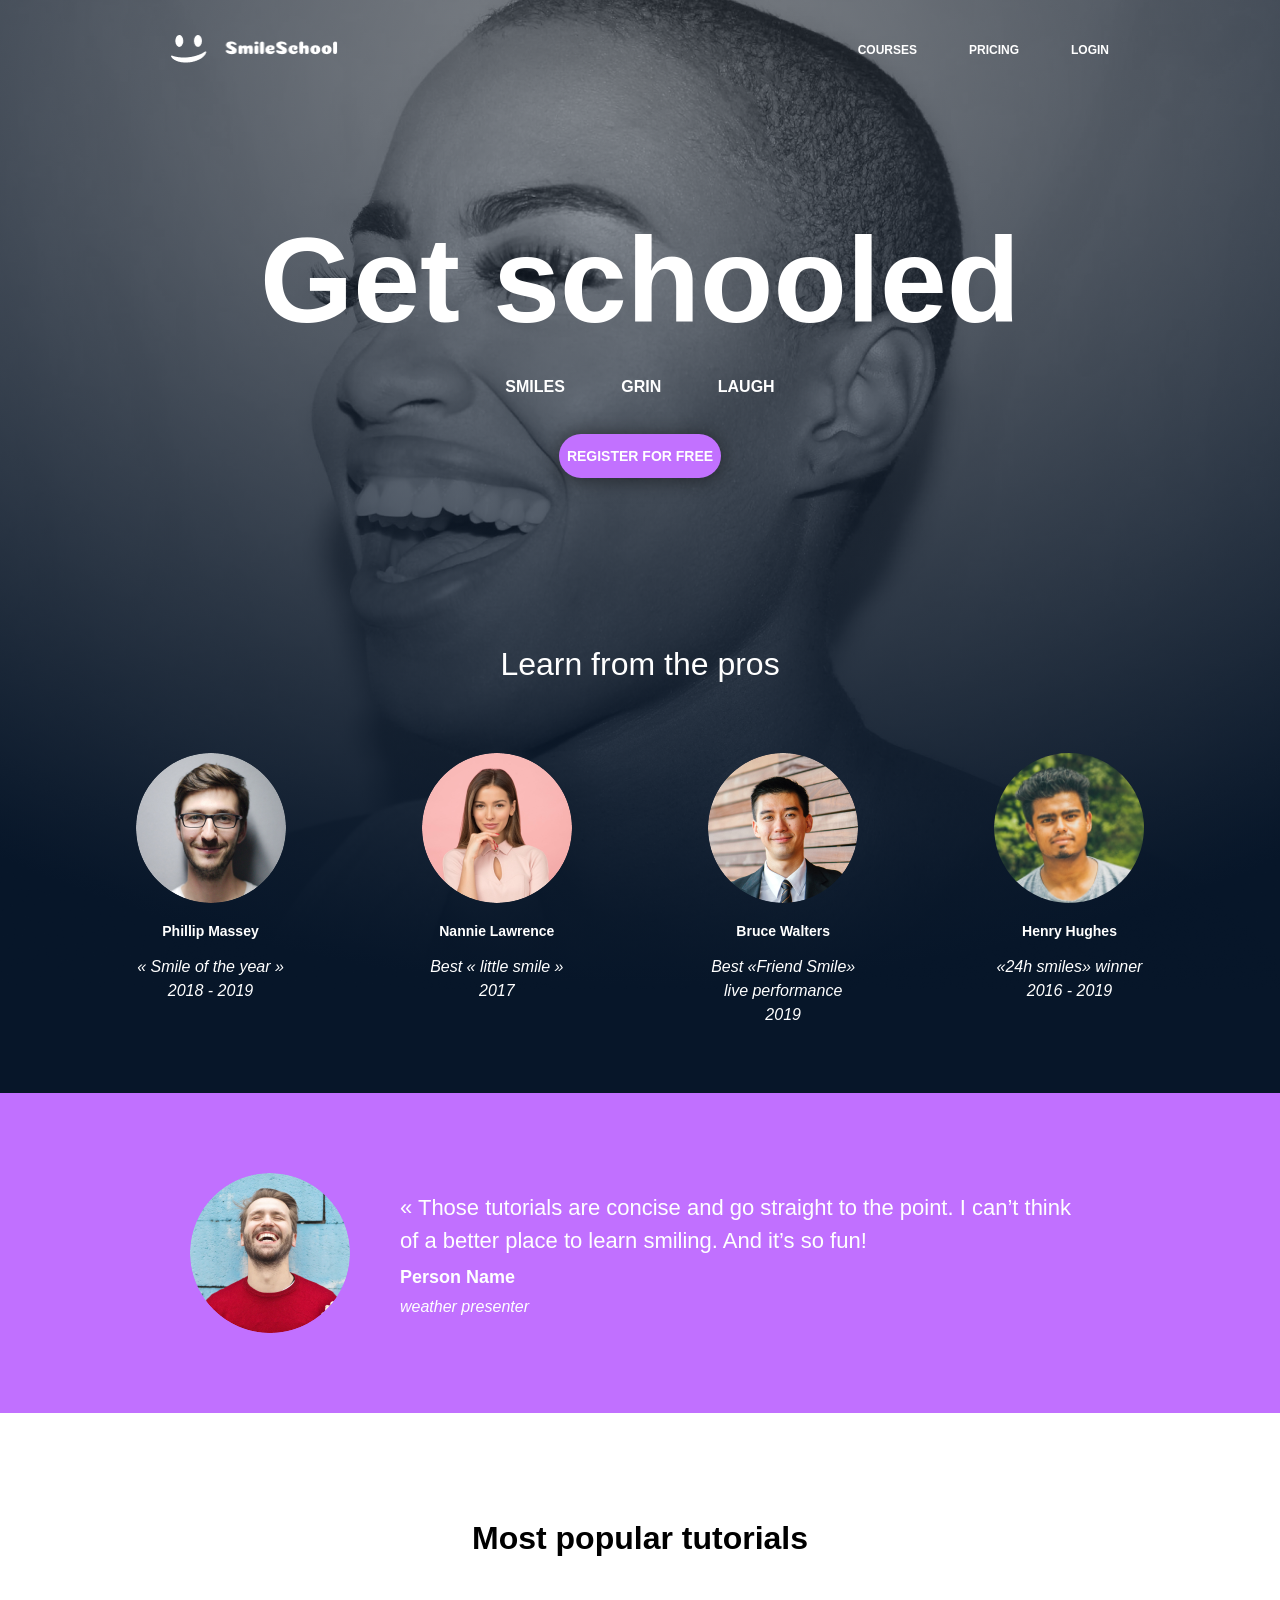
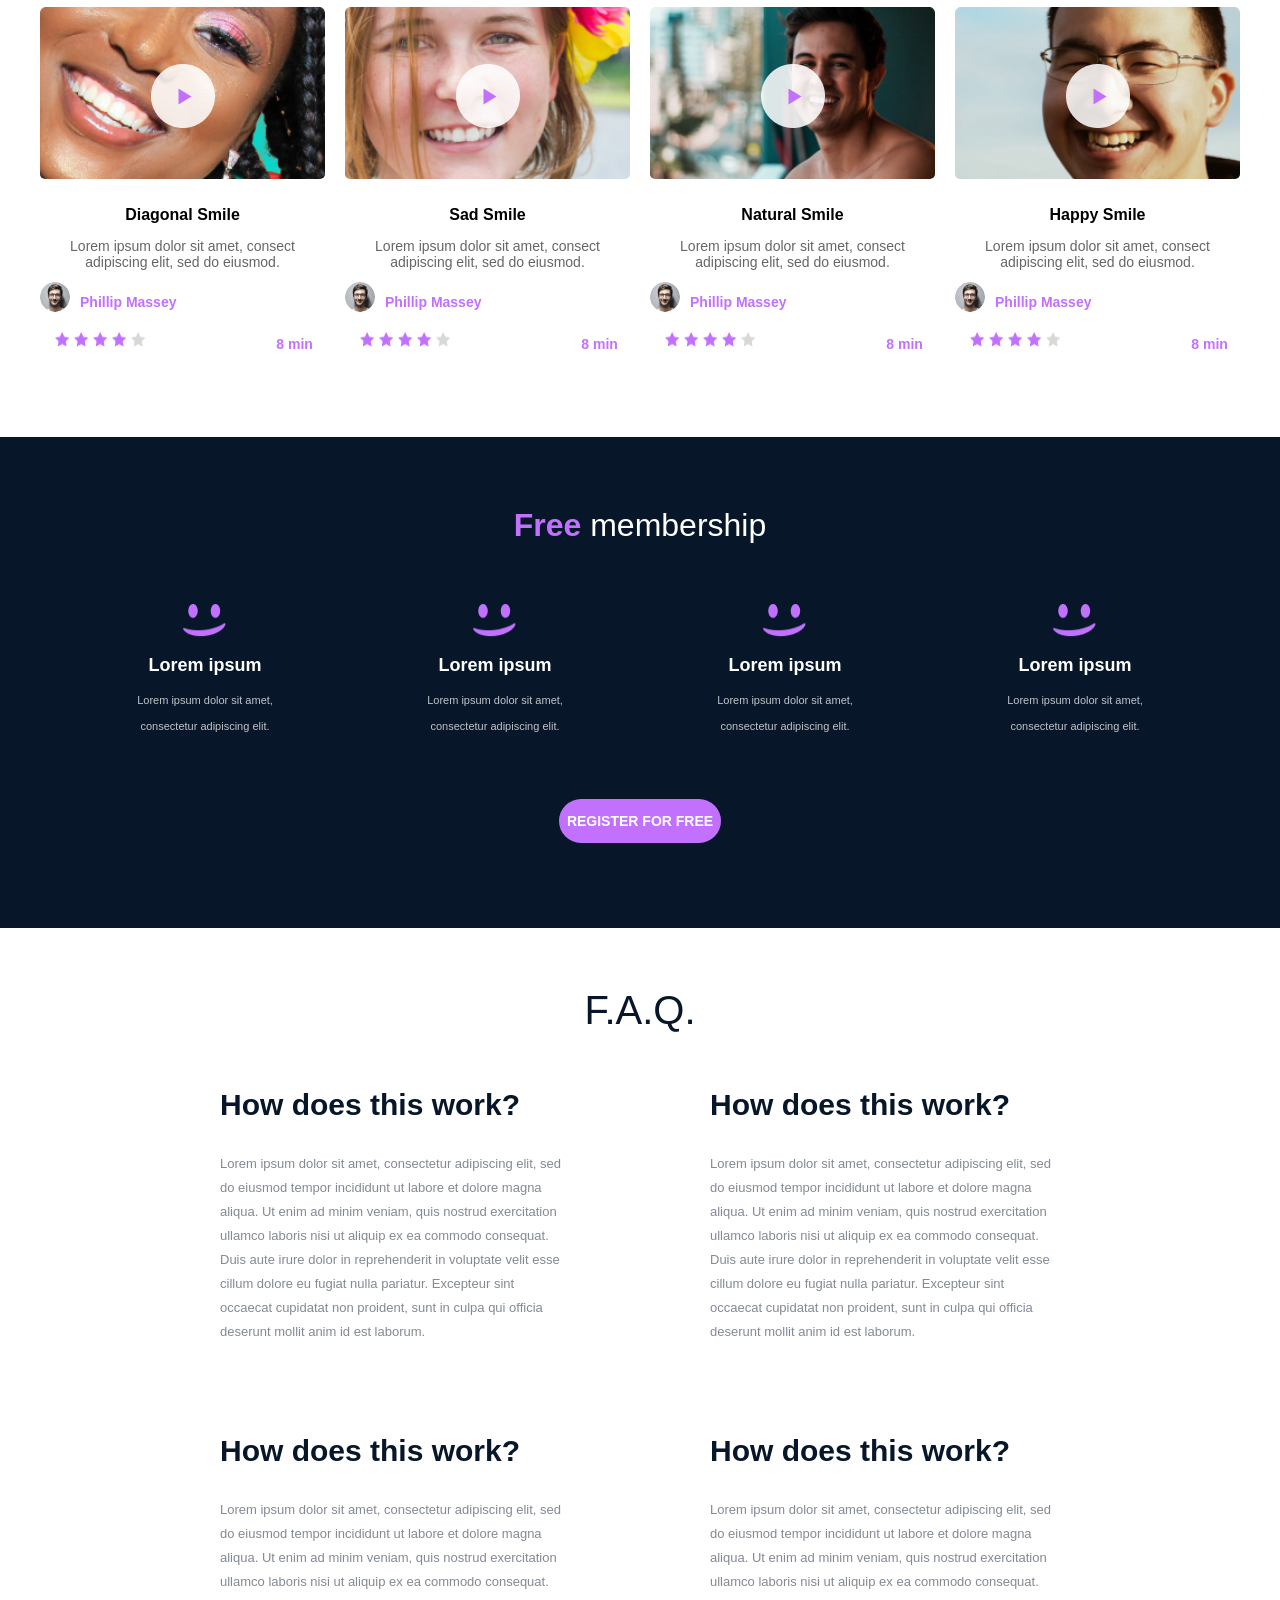
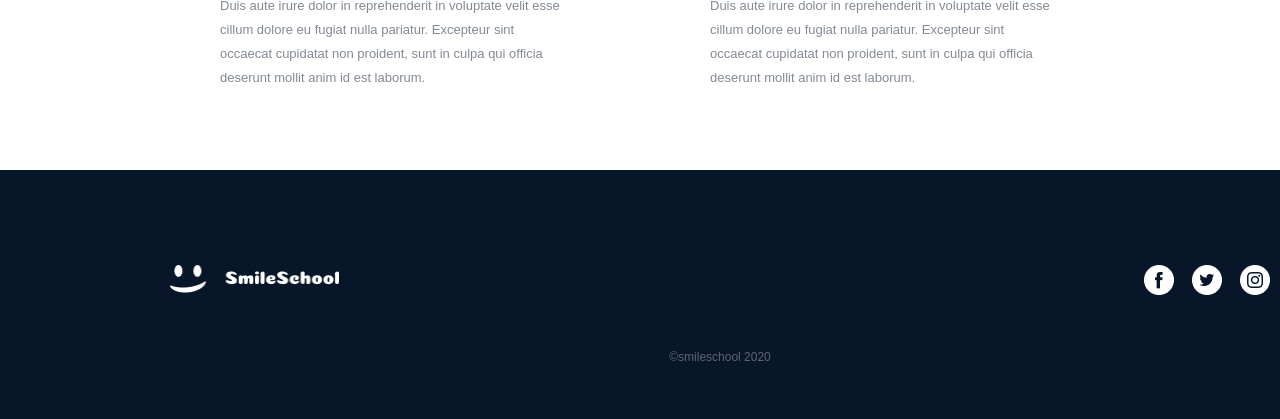
<file: index.html>
<!DOCTYPE html>
<html lang="en">
<head>
    <meta charset="UTF-8">
    <meta name="viewport" content="width=device-width, initial-scale=1.0">
    <title>Document</title>
    <link rel="stylesheet" href="styles.css">
</head>
<body>
    <header>
        <a href="#">
            <img src="images/logo.png" alt="logo">
        </a>
        <nav>
            <a href="#">COURSES</a>
            <a href="#">PRICING</a>
            <a href="#">LOGIN</a>
        </nav>
    </header>
    
    <main>
        <section class="main-part">
            <div>
                <h1>Get schooled</h1>
                <p>SMILES GRIN LAUGH</p>
                <button>REGISTER FOR FREE</button>
            </div>
            <div>
                <h2>Learn from the pros</h2>

                <div class="pros">
                    <div class="pro">
                        <img src="images/avatar.png" alt="Philip Massey picture">
                        <h3>Phillip Massey</h3>
                        <p>« Smile of the year » 2018 - 2019</p>
                    </div>
                    <div class="pro">
                        <img src="images/avatar (1).png" alt="Nanie Lawrence picture">
                        <h3>Nannie Lawrence</h3>
                        <p>Best « little smile » 2017</p>
                    </div>
                    <div class="pro">
                        <img src="images/avatar (2).png" alt="Bruce Walters picture">
                        <h3>Bruce Walters</h3>
                        <p>Best «Friend Smile» live performance 2019</p>
                    </div>
                    <div class="pro">
                        <img src="images/avatar (3).png" alt="Henry Hughes picture">
                        <h3>Henry Hughes</h3>
                        <p>«24h smiles» winner 2016 - 2019</p>
                    </div>
                </div>
            </div>
        </section>
        <section>
            <div>
                <img src="images/avatar-4.png" alt="person name picture">
                <div>
                    <blockquote>« Those tutorials are concise and go straight to the point. I can’t think of a better place to learn smiling. And it’s so fun!</blockquote>
                    <p>Person Name</p>
                    <p>weather presenter</p>
                </div>
            </div>
        </section>
        <section>
            <h1>Most popular tutorials</h1>
            <div>
                <div>
                    <img src="images/preview.png" alt="smile video">
                    <h2>Diagonal Smile</h2>
                    <p>Lorem ipsum dolor sit amet, consect adipiscing elit, sed do eiusmod.</p>
                    <div>
                        <img src="images/avatar (5).png" alt="author picture">
                        <h3>Phillip Massey</h3>
                    </div>
                    <div>
                        <div>
                            <img src="images/Star_1.png" alt="full star">
                            <img src="images/Star_1.png" alt="full star">
                            <img src="images/Star_1.png" alt="full star">
                            <img src="images/Star_1.png" alt="full star">
                            <img src="images/Star_5.png" alt="empty star">
                        </div>
                        <p>8 min</p>
                    </div>
                </div>

                <div>
                    <img src="images/preview (1).png" alt="smile video">
                    <h2>Sad Smile</h2>
                    <p>Lorem ipsum dolor sit amet, consect adipiscing elit, sed do eiusmod.</p>
                    <div>
                        <img src="images/avatar (5).png" alt="author picture">
                        <h3>Phillip Massey</h3>
                    </div>
                    <div>
                        <div>
                            <img src="images/Star_1.png" alt="full star">
                            <img src="images/Star_1.png" alt="full star">
                            <img src="images/Star_1.png" alt="full star">
                            <img src="images/Star_1.png" alt="full star">
                            <img src="images/Star_5.png" alt="empty star">
                        </div>
                        <p>8 min</p>
                    </div>
                </div>
                
                <div>
                    <img src="images/preview (2).png" alt="smile video">
                    <h2>Natural Smile</h2>
                    <p>Lorem ipsum dolor sit amet, consect adipiscing elit, sed do eiusmod.</p>
                    <div>
                        <img src="images/avatar (5).png" alt="author picture">
                        <h3>Phillip Massey</h3>
                    </div>
                    <div>
                        <div>
                            <img src="images/Star_1.png" alt="full star">
                            <img src="images/Star_1.png" alt="full star">
                            <img src="images/Star_1.png" alt="full star">
                            <img src="images/Star_1.png" alt="full star">
                            <img src="images/Star_5.png" alt="empty star">
                        </div>
                        <p>8 min</p>
                    </div>
                </div>

                <div>
                    <img src="images/preview (3).png" alt="smile video">
                    <h2>Happy Smile</h2>
                    <p>Lorem ipsum dolor sit amet, consect adipiscing elit, sed do eiusmod.</p>
                    <div>
                        <img src="images/avatar (5).png" alt="author picture">
                        <h3>Phillip Massey</h3>
                    </div>
                    <div>
                        <div>
                            <img src="images/Star_1.png" alt="full star">
                            <img src="images/Star_1.png" alt="full star">
                            <img src="images/Star_1.png" alt="full star">
                            <img src="images/Star_1.png" alt="full star">
                            <img src="images/Star_5.png" alt="empty star">
                        </div>
                        <p>8 min</p>
                    </div>
                </div>
            </div>
        </section>
        <section>
            <h1><span class="highlight">Free</span> membership</h1>
            <div>
                <div>
                    <img src="images/smile.png" alt="smile">
                    <h2>Lorem ipsum</h2>
                    <p>Lorem ipsum dolor sit amet,<br>consectetur adipiscing elit.</p>
                </div>
            </div>
            <div>
                <div>
                    <img src="images/smile.png" alt="smile">
                    <h2>Lorem ipsum</h2>
                    <p>Lorem ipsum dolor sit amet, consectetur adipiscing elit.</p>
                </div>
            </div>
            <div>
                <div>
                    <img src="images/smile.png" alt="smile">
                    <h2>Lorem ipsum</h2>
                    <p>Lorem ipsum dolor sit amet, consectetur adipiscing elit.</p>
                </div>
            </div>
            <div>
                <div>
                    <img src="images/smile.png" alt="smile">
                    <h2>Lorem ipsum</h2>
                    <p>Lorem ipsum dolor sit amet, consectetur adipiscing elit.</p>
                </div>
            </div>
            <button>REGISTER FOR FREE</button>
        </section>
        <section>
            <h1>F.A.Q.</h1>
            <div class="row">
                <div class="item">
                    <h2>How does this work?</h2>
                    <p>Lorem ipsum dolor sit amet, consectetur adipiscing elit, sed do eiusmod tempor incididunt ut labore et dolore magna aliqua. Ut enim ad minim veniam, quis nostrud exercitation ullamco laboris nisi ut aliquip ex ea commodo consequat. Duis aute irure dolor in reprehenderit in voluptate velit esse cillum dolore eu fugiat nulla pariatur. Excepteur sint occaecat cupidatat non proident, sunt in culpa qui officia deserunt mollit anim id est laborum.</p>
                </div>
                <div class="item">
                    <h2>How does this work?</h2>
                    <p>Lorem ipsum dolor sit amet, consectetur adipiscing elit, sed do eiusmod tempor incididunt ut labore et dolore magna aliqua. Ut enim ad minim veniam, quis nostrud exercitation ullamco laboris nisi ut aliquip ex ea commodo consequat. Duis aute irure dolor in reprehenderit in voluptate velit esse cillum dolore eu fugiat nulla pariatur. Excepteur sint occaecat cupidatat non proident, sunt in culpa qui officia deserunt mollit anim id est laborum.</p>
                </div>
            </div>
            <div class="row">
                <div class="item">
                    <h2>How does this work?</h2>
                    <p>Lorem ipsum dolor sit amet, consectetur adipiscing elit, sed do eiusmod tempor incididunt ut labore et dolore magna aliqua. Ut enim ad minim veniam, quis nostrud exercitation ullamco laboris nisi ut aliquip ex ea commodo consequat. Duis aute irure dolor in reprehenderit in voluptate velit esse cillum dolore eu fugiat nulla pariatur. Excepteur sint occaecat cupidatat non proident, sunt in culpa qui officia deserunt mollit anim id est laborum.</p>
                </div>
                <div class="item">
                    <h2>How does this work?</h2>
                    <p>Lorem ipsum dolor sit amet, consectetur adipiscing elit, sed do eiusmod tempor incididunt ut labore et dolore magna aliqua. Ut enim ad minim veniam, quis nostrud exercitation ullamco laboris nisi ut aliquip ex ea commodo consequat. Duis aute irure dolor in reprehenderit in voluptate velit esse cillum dolore eu fugiat nulla pariatur. Excepteur sint occaecat cupidatat non proident, sunt in culpa qui officia deserunt mollit anim id est laborum.</p>
                </div>
            </div>
        </section>
    </main>
    <footer>
        <div>
            <div>
                <img src="images/logo.png" alt="logo">
                <div>
                    <a href="#">
                        <img src="images/Combined Shape.png" alt="facebook link">
                    </a>
                    <a href="#">
                        <img src="images/Twitter_White.png" alt="Twitter link">
                    </a>
                    <a href="#">
                        <img src="images/Instagram_White.png" alt="Instagram link">
                    </a>
                </div>
            </div>
            <p>©smileschool 2020</p>
        </div>
    </footer>
</body>
</html>
</file>
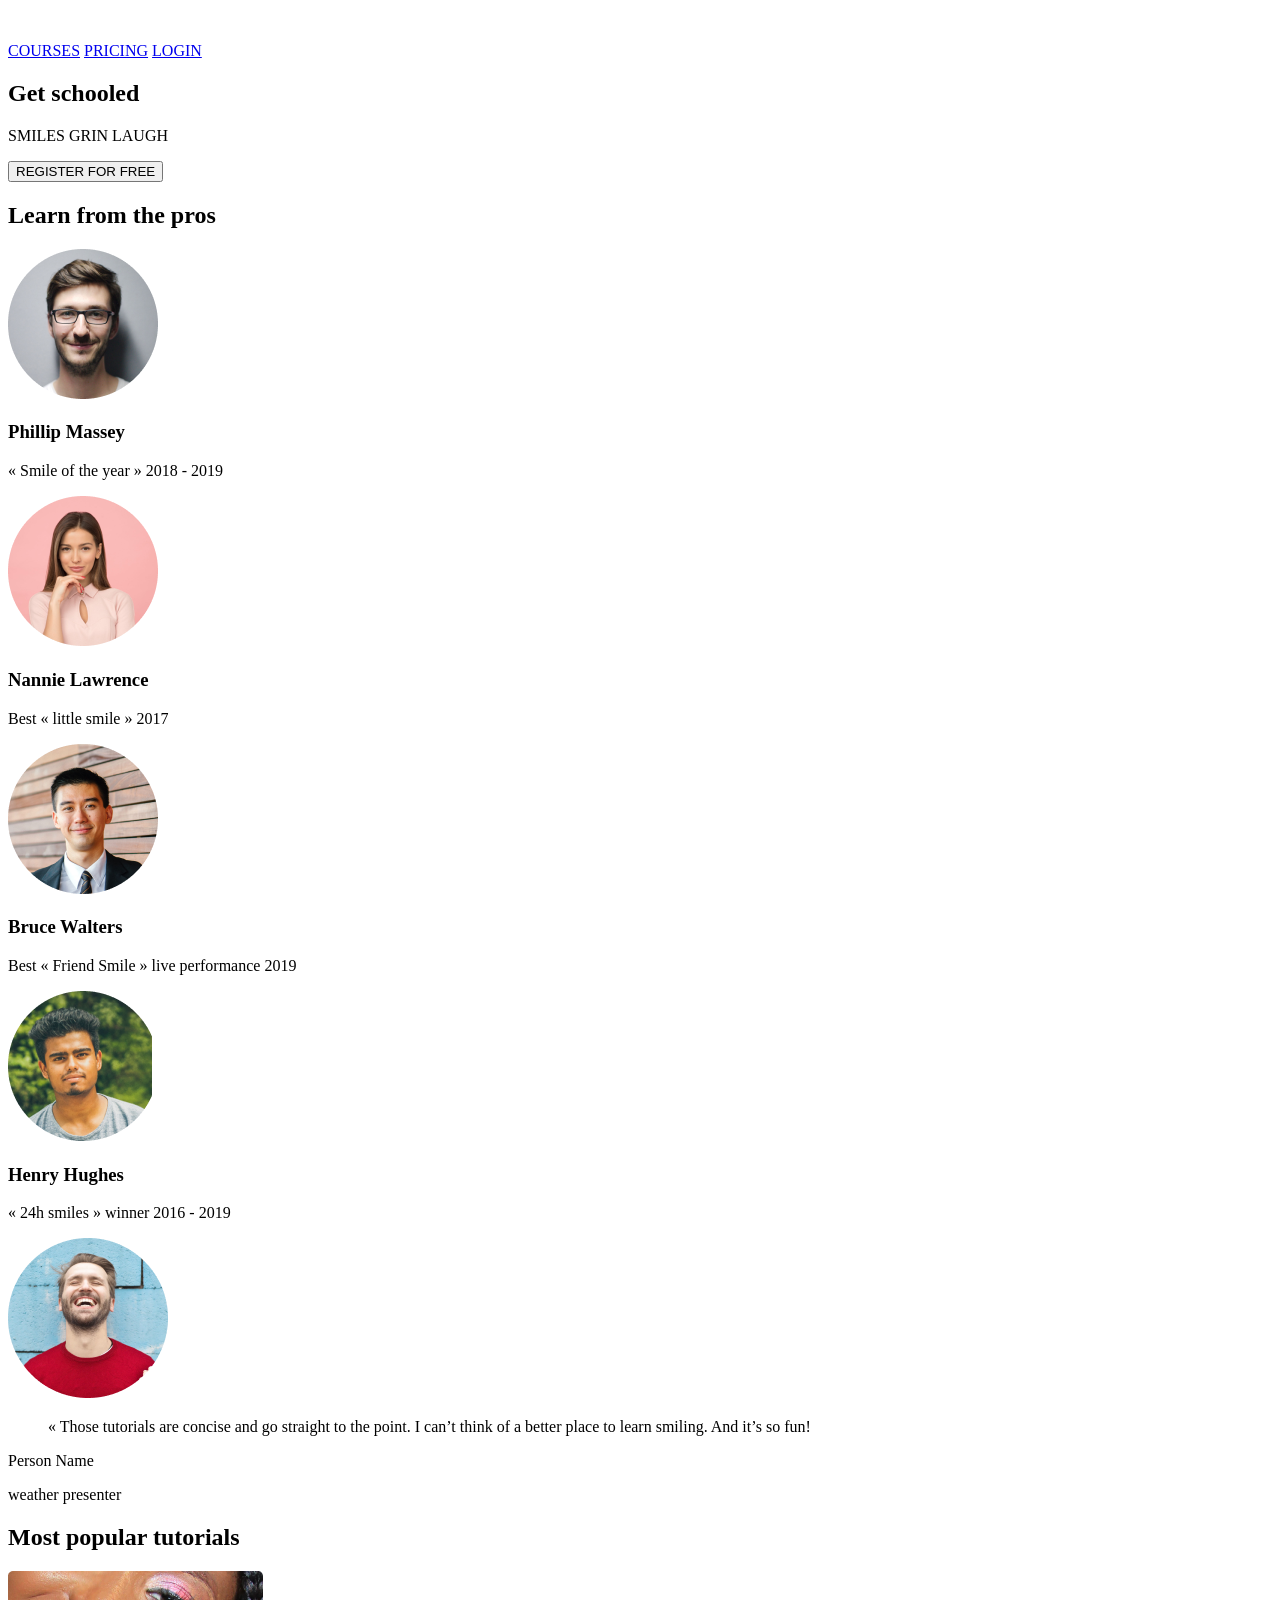
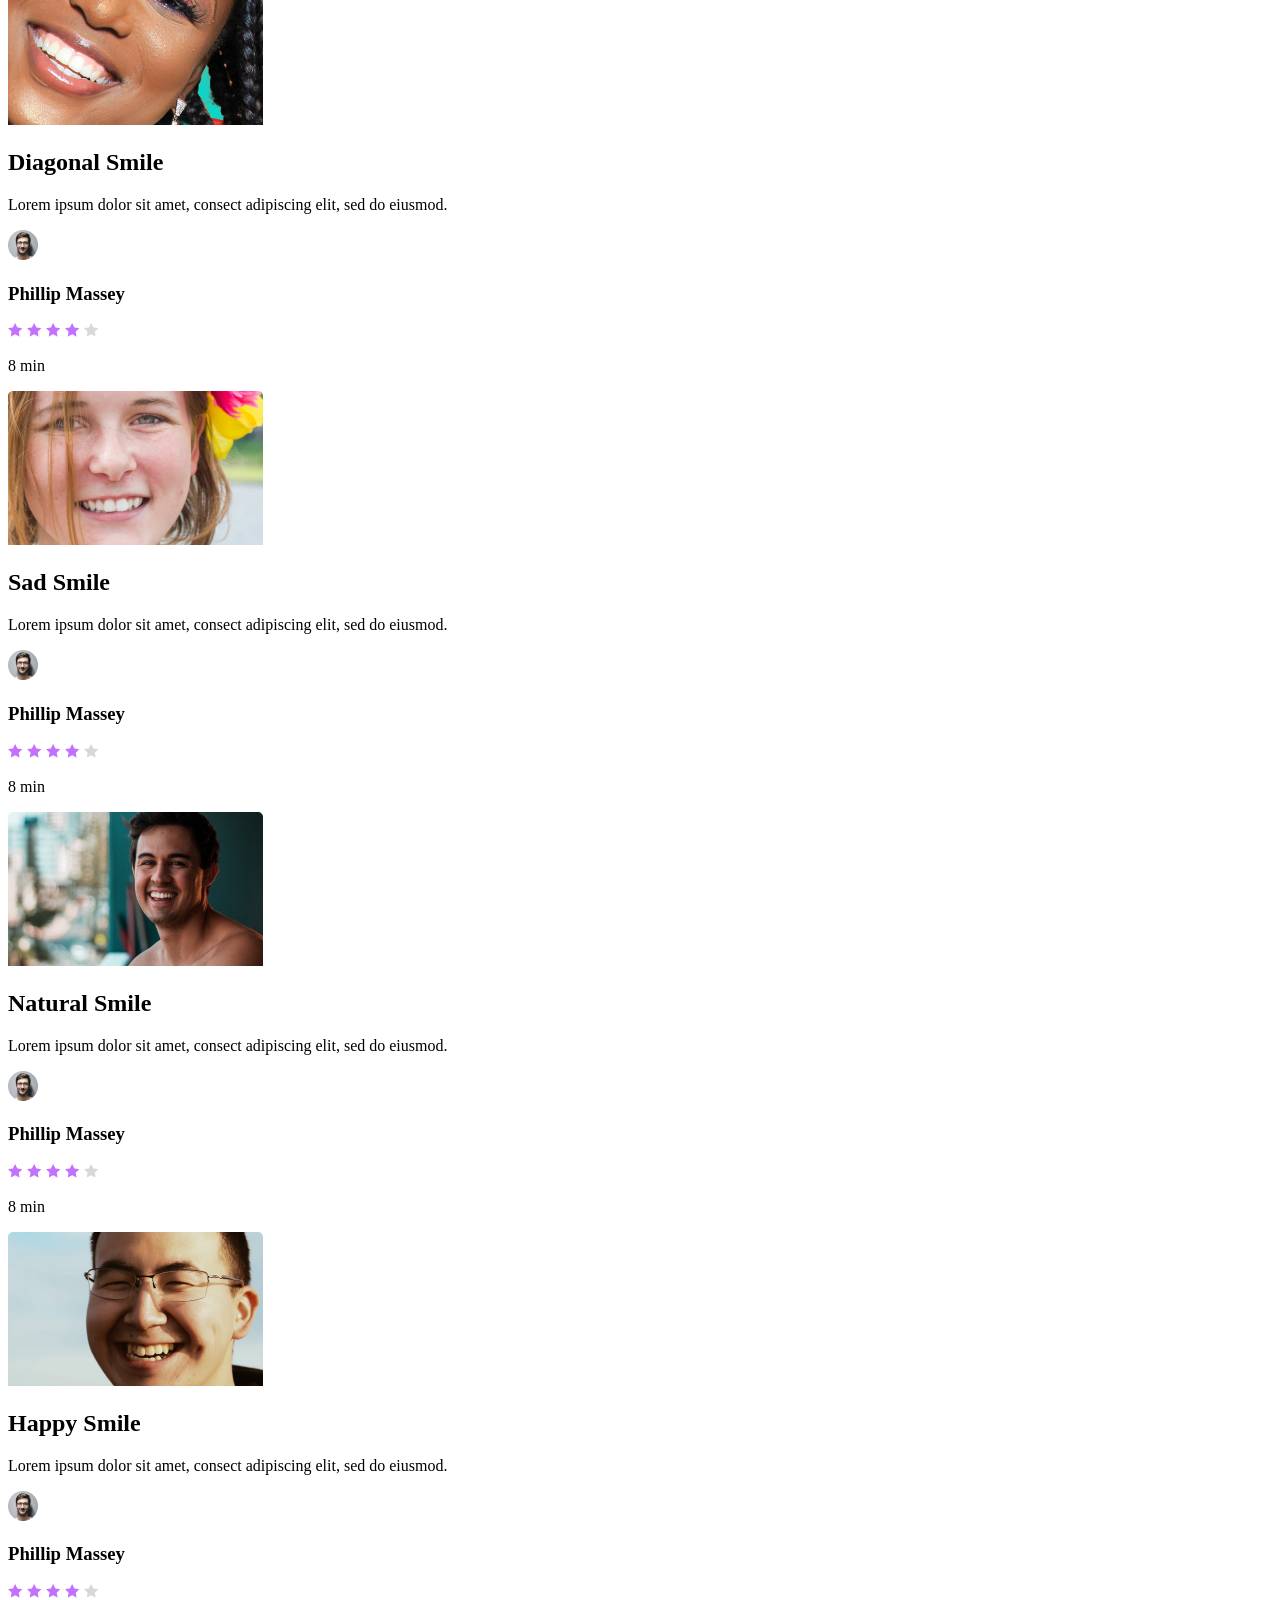
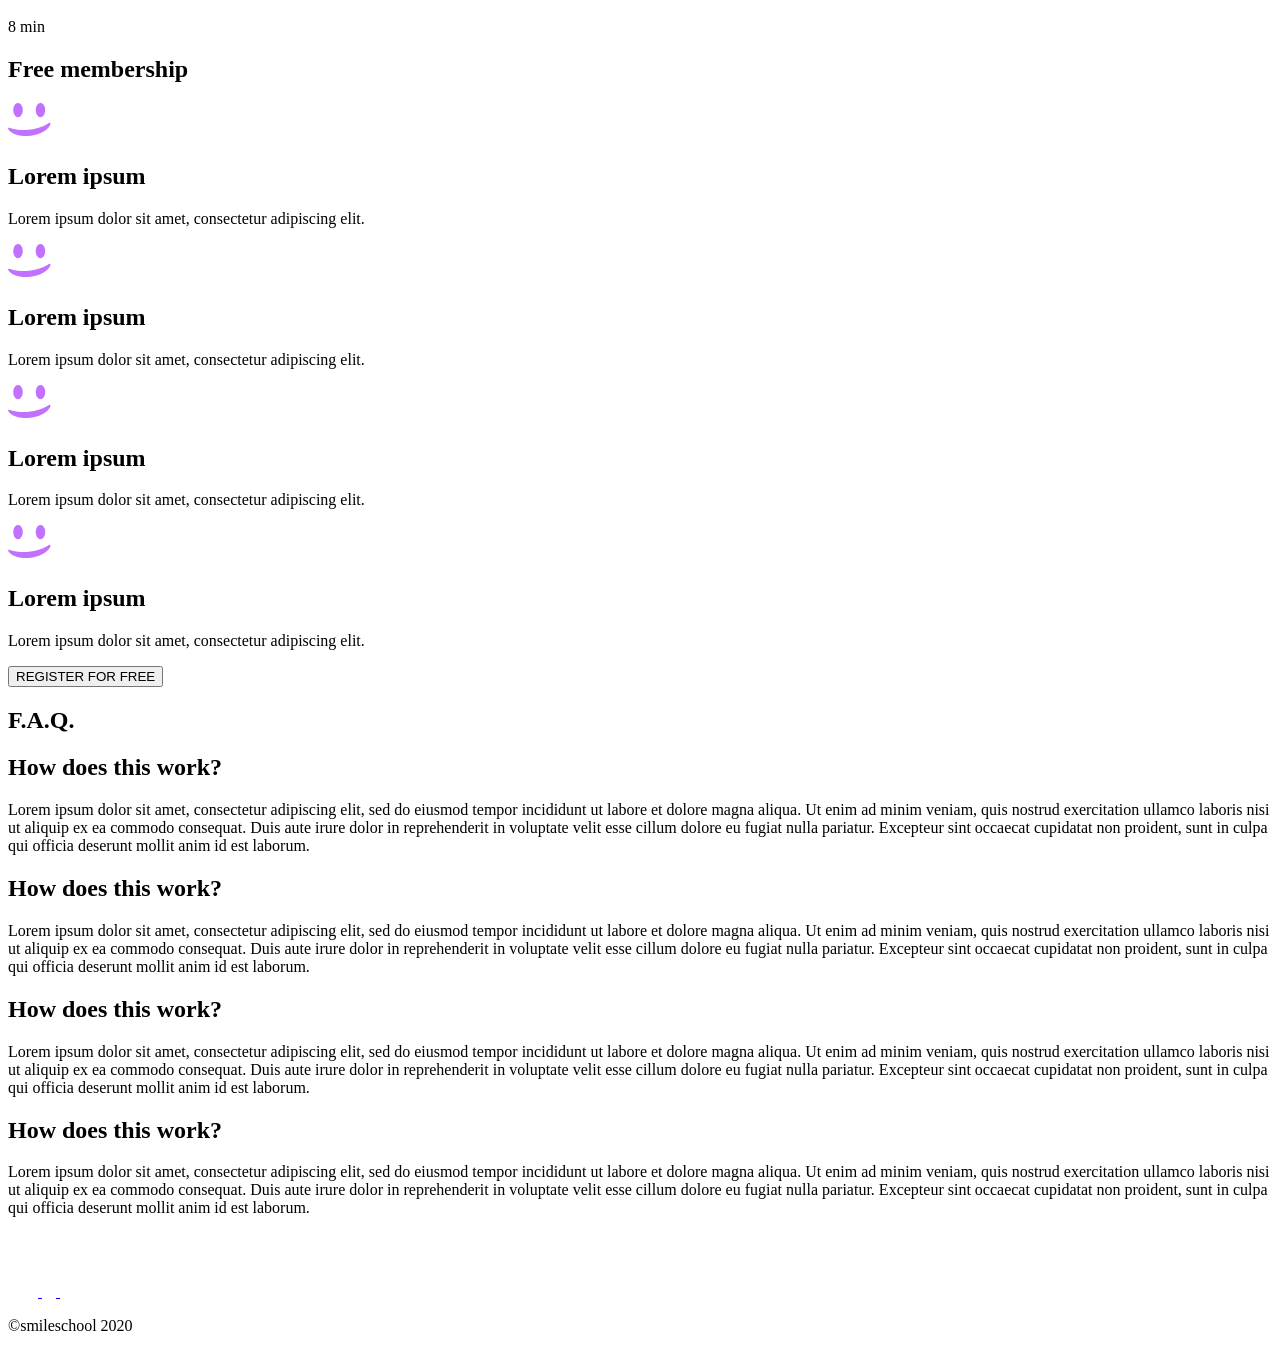
<file: css_advanced/task_0/index.html>
<!DOCTYPE html>
<html lang="en">
<head>
    <meta charset="UTF-8">
    <meta name="viewport" content="width=device-width, initial-scale=1.0">
    <title>Document</title>
</head>
<body>
    <header>
        <a href="#">
            <img src="../images/logo.png" alt="logo">
        </a>
        <nav>
            <a href="#">COURSES</a>
            <a href="#">PRICING</a>
            <a href="#">LOGIN</a>
        </nav>
    </header>
    
    <main>
        <section>
            <div>
                <h1>Get schooled</h1>
                <p>SMILES GRIN LAUGH</p>
                <button>REGISTER FOR FREE</button>
            </div>
            <div>
                <h2>Learn from the pros</h2>

                <div>
                    <div>
                        <img src="../images/avatar.png" alt="Philip Massey picture">
                        <h3>Phillip Massey</h3>
                        <p>« Smile of the year » 2018 - 2019</p>
                    </div>
                    <div>
                        <img src="../images/avatar (1).png" alt="Nanie Lawrence picture">
                        <h3>Nannie Lawrence</h3>
                        <p>Best « little smile » 2017</p>
                    </div>
                    <div>
                        <img src="../images/avatar (2).png" alt="Bruce Walters picture">
                        <h3>Bruce Walters</h3>
                        <p>Best « Friend Smile » live performance 2019</p>
                    </div>
                    <div>
                        <img src="../images/avatar (3).png" alt="Henry Hughes picture">
                        <h3>Henry Hughes</h3>
                        <p>« 24h smiles » winner 2016 - 2019</p>
                    </div>
                </div>
            </div>
        </section>
        <section>
            <div>
                <img src="../images/avatar-4.png" alt="person name picture">
                <div>
                    <blockquote>« Those tutorials are concise and go straight to the point. I can’t think of a better place to learn smiling. And it’s so fun!</blockquote>
                    <p>Person Name</p>
                    <p>weather presenter</p>
                </div>
            </div>
        </section>
        <section>
            <h1>Most popular tutorials</h1>
            <div>
                <div>
                    <img src="../images/preview.png" alt="smile video">
                    <h2>Diagonal Smile</h2>
                    <p>Lorem ipsum dolor sit amet, consect adipiscing elit, sed do eiusmod.</p>
                    <div>
                        <img src="../images/avatar (5).png" alt="author picture">
                        <h3>Phillip Massey</h3>
                    </div>
                    <div>
                        <div>
                            <img src="../images/Star_1.png" alt="full star">
                            <img src="../images/Star_1.png" alt="full star">
                            <img src="../images/Star_1.png" alt="full star">
                            <img src="../images/Star_1.png" alt="full star">
                            <img src="../images/Star_5.png" alt="empty star">
                        </div>
                        <p>8 min</p>
                    </div>
                </div>

                <div>
                    <img src="../images/preview (1).png" alt="smile video">
                    <h2>Sad Smile</h2>
                    <p>Lorem ipsum dolor sit amet, consect adipiscing elit, sed do eiusmod.</p>
                    <div>
                        <img src="../images/avatar (5).png" alt="author picture">
                        <h3>Phillip Massey</h3>
                    </div>
                    <div>
                        <div>
                            <img src="../images/Star_1.png" alt="full star">
                            <img src="../images/Star_1.png" alt="full star">
                            <img src="../images/Star_1.png" alt="full star">
                            <img src="../images/Star_1.png" alt="full star">
                            <img src="../images/Star_5.png" alt="empty star">
                        </div>
                        <p>8 min</p>
                    </div>
                </div>
                
                <div>
                    <img src="../images/preview (2).png" alt="smile video">
                    <h2>Natural Smile</h2>
                    <p>Lorem ipsum dolor sit amet, consect adipiscing elit, sed do eiusmod.</p>
                    <div>
                        <img src="../images/avatar (5).png" alt="author picture">
                        <h3>Phillip Massey</h3>
                    </div>
                    <div>
                        <div>
                            <img src="../images/Star_1.png" alt="full star">
                            <img src="../images/Star_1.png" alt="full star">
                            <img src="../images/Star_1.png" alt="full star">
                            <img src="../images/Star_1.png" alt="full star">
                            <img src="../images/Star_5.png" alt="empty star">
                        </div>
                        <p>8 min</p>
                    </div>
                </div>

                <div>
                    <img src="../images/preview (3).png" alt="smile video">
                    <h2>Happy Smile</h2>
                    <p>Lorem ipsum dolor sit amet, consect adipiscing elit, sed do eiusmod.</p>
                    <div>
                        <img src="../images/avatar (5).png" alt="author picture">
                        <h3>Phillip Massey</h3>
                    </div>
                    <div>
                        <div>
                            <img src="../images/Star_1.png" alt="full star">
                            <img src="../images/Star_1.png" alt="full star">
                            <img src="../images/Star_1.png" alt="full star">
                            <img src="../images/Star_1.png" alt="full star">
                            <img src="../images/Star_5.png" alt="empty star">
                        </div>
                        <p>8 min</p>
                    </div>
                </div>
            </div>
        </section>
        <section>
            <h1>Free membership</h1>
            <div>
                <div>
                    <img src="../images/smile.png" alt="smile">
                    <h2>Lorem ipsum</h2>
                    <p>Lorem ipsum dolor sit amet, consectetur adipiscing elit.</p>
                </div>
            </div>
            <div>
                <div>
                    <img src="../images/smile.png" alt="smile">
                    <h2>Lorem ipsum</h2>
                    <p>Lorem ipsum dolor sit amet, consectetur adipiscing elit.</p>
                </div>
            </div>
            <div>
                <div>
                    <img src="../images/smile.png" alt="smile">
                    <h2>Lorem ipsum</h2>
                    <p>Lorem ipsum dolor sit amet, consectetur adipiscing elit.</p>
                </div>
            </div>
            <div>
                <div>
                    <img src="../images/smile.png" alt="smile">
                    <h2>Lorem ipsum</h2>
                    <p>Lorem ipsum dolor sit amet, consectetur adipiscing elit.</p>
                </div>
            </div>
            <button>REGISTER FOR FREE</button>
        </section>
        <section>
            <h1>F.A.Q.</h1>
            <div class="row">
                <div class="item">
                    <h2>How does this work?</h2>
                    <p>Lorem ipsum dolor sit amet, consectetur adipiscing elit, sed do eiusmod tempor incididunt ut labore et dolore magna aliqua. Ut enim ad minim veniam, quis nostrud exercitation ullamco laboris nisi ut aliquip ex ea commodo consequat. Duis aute irure dolor in reprehenderit in voluptate velit esse cillum dolore eu fugiat nulla pariatur. Excepteur sint occaecat cupidatat non proident, sunt in culpa qui officia deserunt mollit anim id est laborum.</p>
                </div>
                <div class="item">
                    <h2>How does this work?</h2>
                    <p>Lorem ipsum dolor sit amet, consectetur adipiscing elit, sed do eiusmod tempor incididunt ut labore et dolore magna aliqua. Ut enim ad minim veniam, quis nostrud exercitation ullamco laboris nisi ut aliquip ex ea commodo consequat. Duis aute irure dolor in reprehenderit in voluptate velit esse cillum dolore eu fugiat nulla pariatur. Excepteur sint occaecat cupidatat non proident, sunt in culpa qui officia deserunt mollit anim id est laborum.</p>
                </div>
            </div>
            <div class="row">
                <div class="item">
                    <h2>How does this work?</h2>
                    <p>Lorem ipsum dolor sit amet, consectetur adipiscing elit, sed do eiusmod tempor incididunt ut labore et dolore magna aliqua. Ut enim ad minim veniam, quis nostrud exercitation ullamco laboris nisi ut aliquip ex ea commodo consequat. Duis aute irure dolor in reprehenderit in voluptate velit esse cillum dolore eu fugiat nulla pariatur. Excepteur sint occaecat cupidatat non proident, sunt in culpa qui officia deserunt mollit anim id est laborum.</p>
                </div>
                <div class="item">
                    <h2>How does this work?</h2>
                    <p>Lorem ipsum dolor sit amet, consectetur adipiscing elit, sed do eiusmod tempor incididunt ut labore et dolore magna aliqua. Ut enim ad minim veniam, quis nostrud exercitation ullamco laboris nisi ut aliquip ex ea commodo consequat. Duis aute irure dolor in reprehenderit in voluptate velit esse cillum dolore eu fugiat nulla pariatur. Excepteur sint occaecat cupidatat non proident, sunt in culpa qui officia deserunt mollit anim id est laborum.</p>
                </div>
            </div>
        </section>
    </main>
    <footer>
        <div>
            <div>
                <img src="../images/logo.png" alt="logo">
                <div>
                    <a href="#">
                        <img src="../images/Combined Shape.png" alt="facebook link">
                    </a>
                    <a href="#">
                        <img src="../images/Combined Shape (1).png" alt="Twitter link">
                    </a>
                    <a href="#">
                        <img src="../images/Twitter_White.png" alt="Instagram link">
                    </a>
                </div>
            </div>
            <p>©smileschool 2020</p>
        </div>
    </footer>
</body>
</html>
</file>
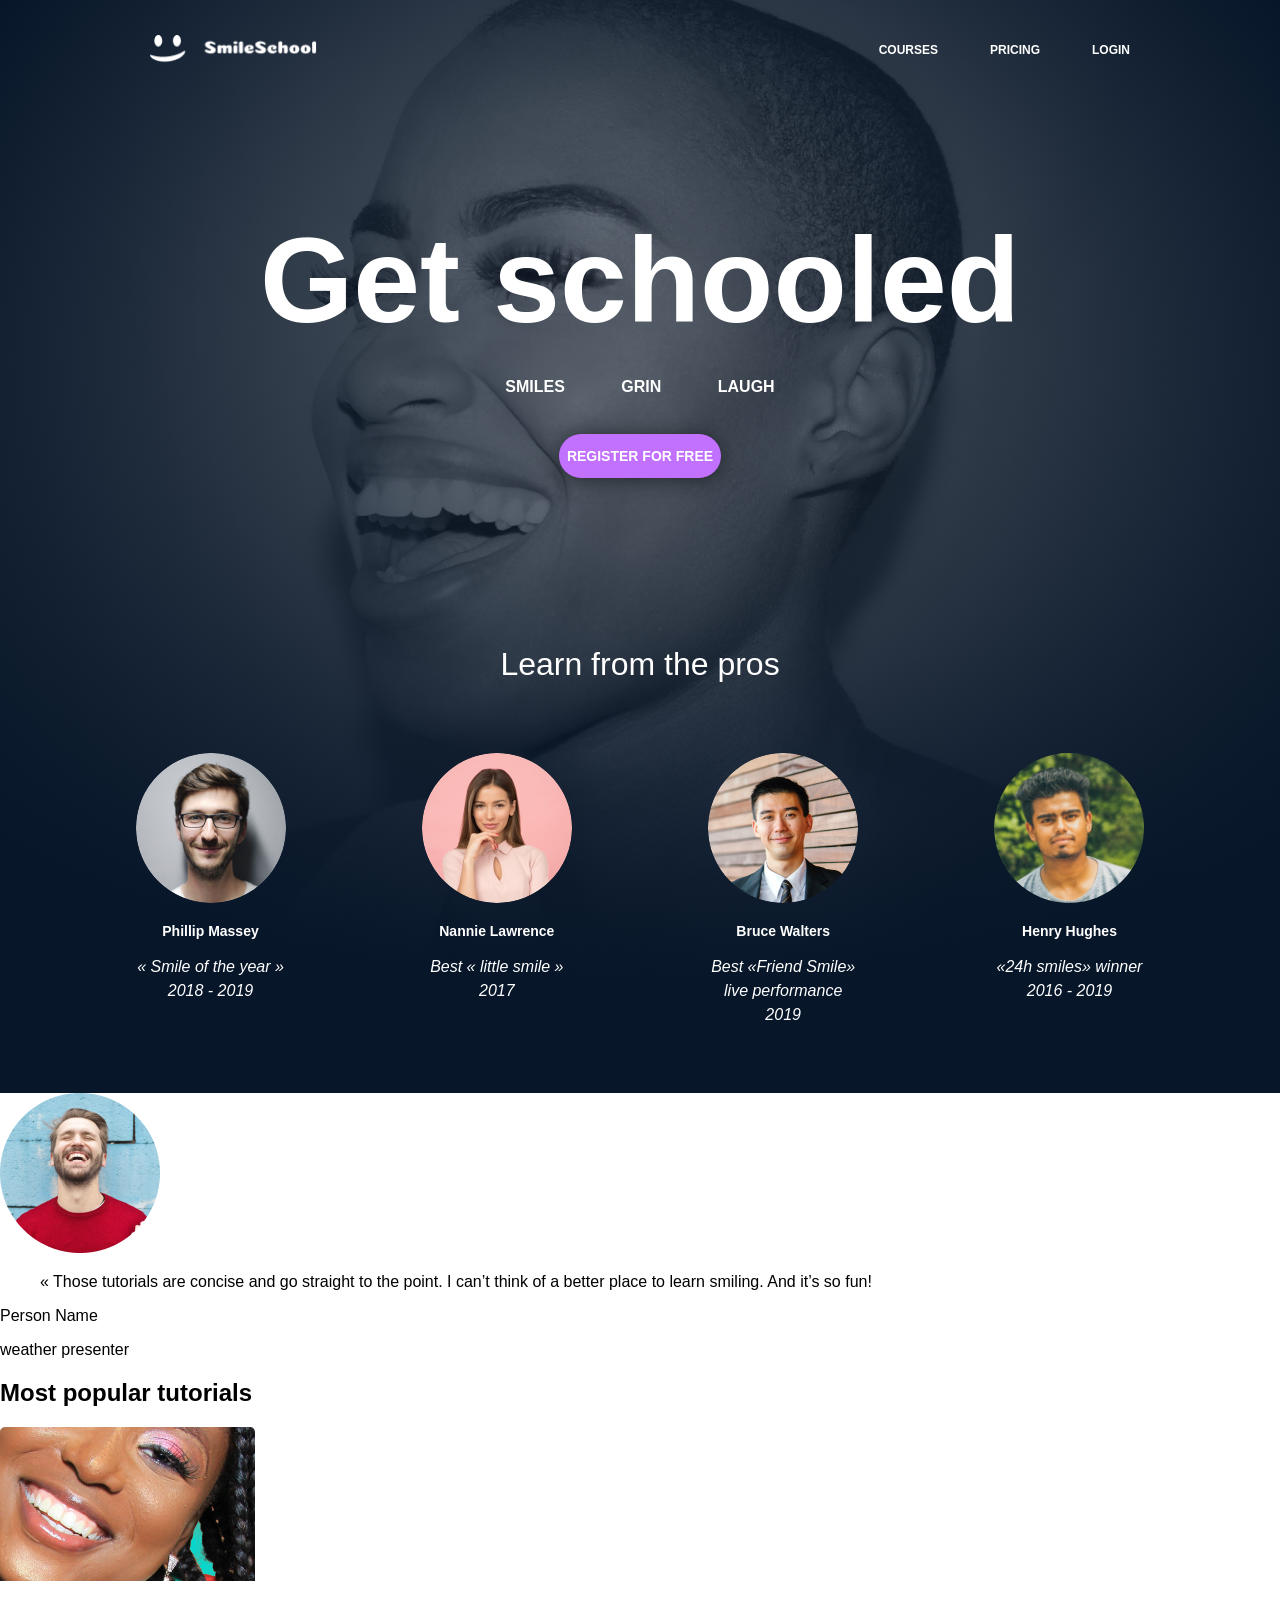
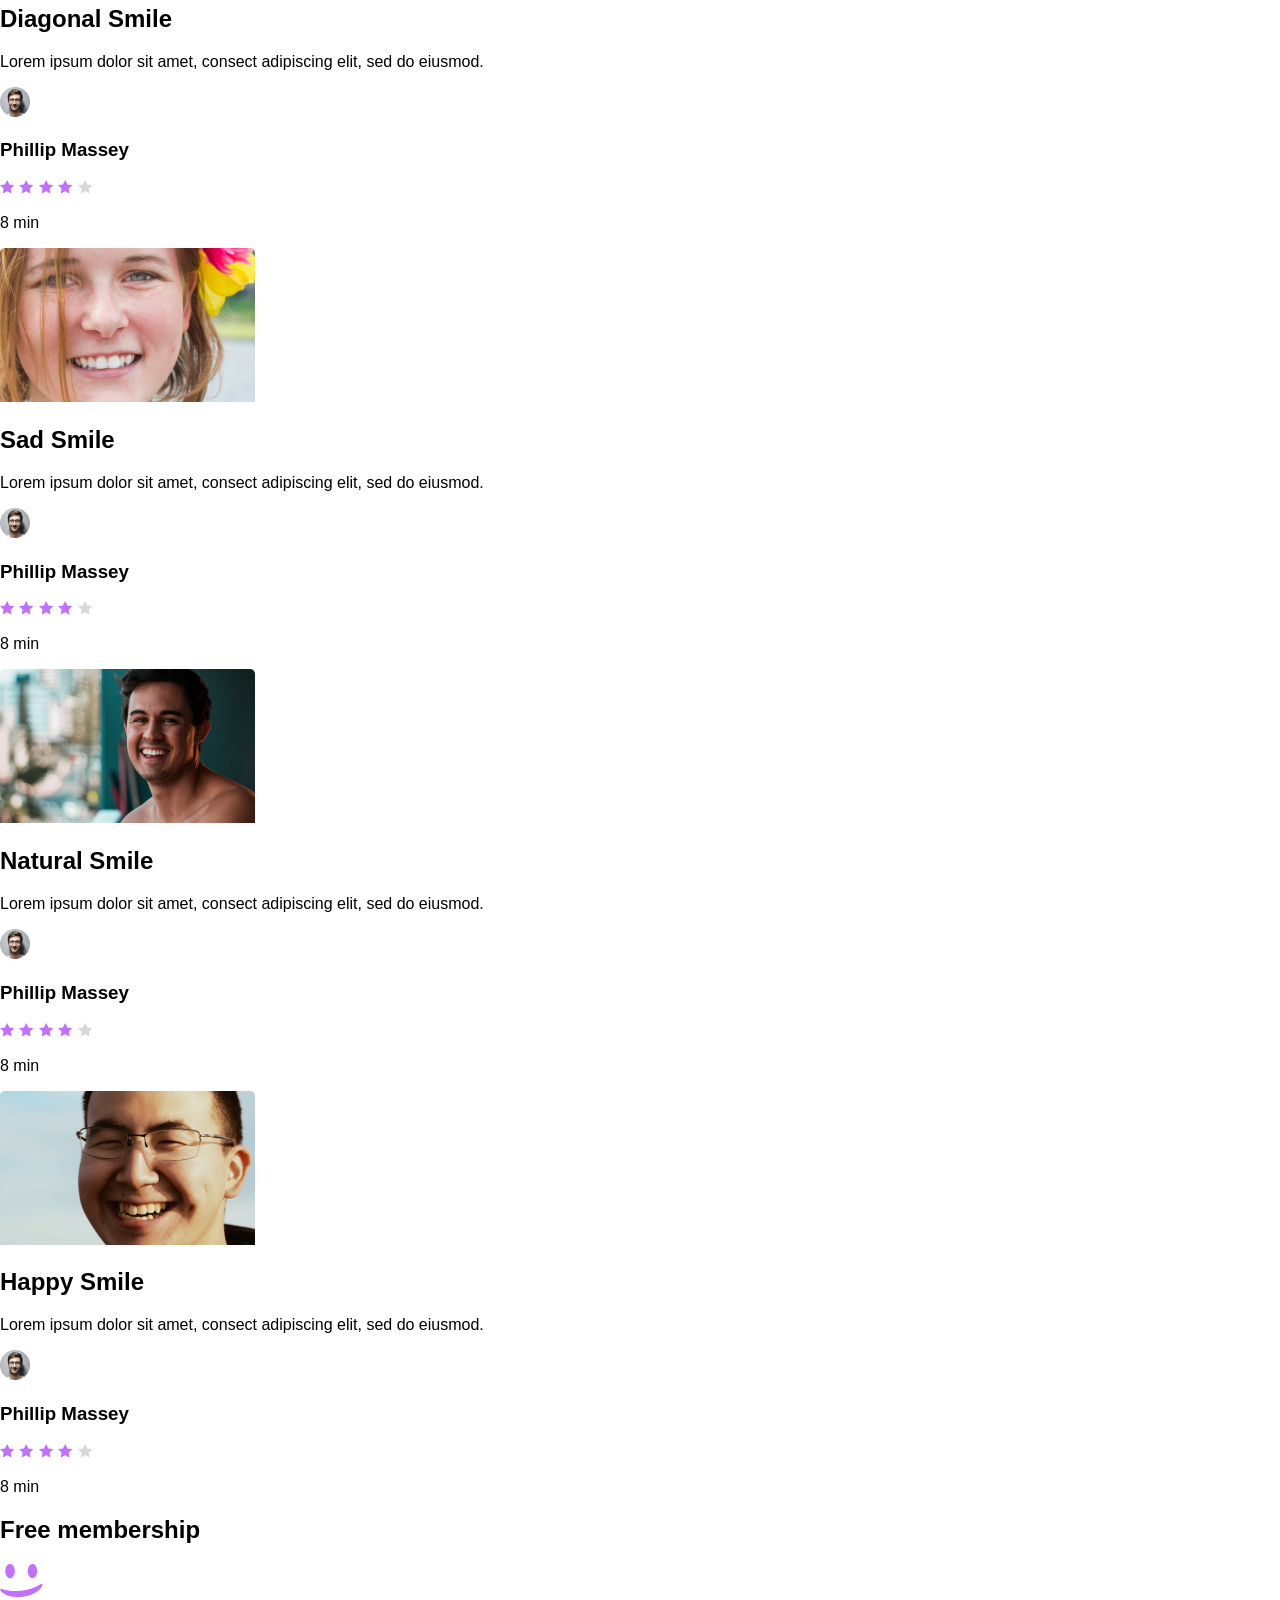
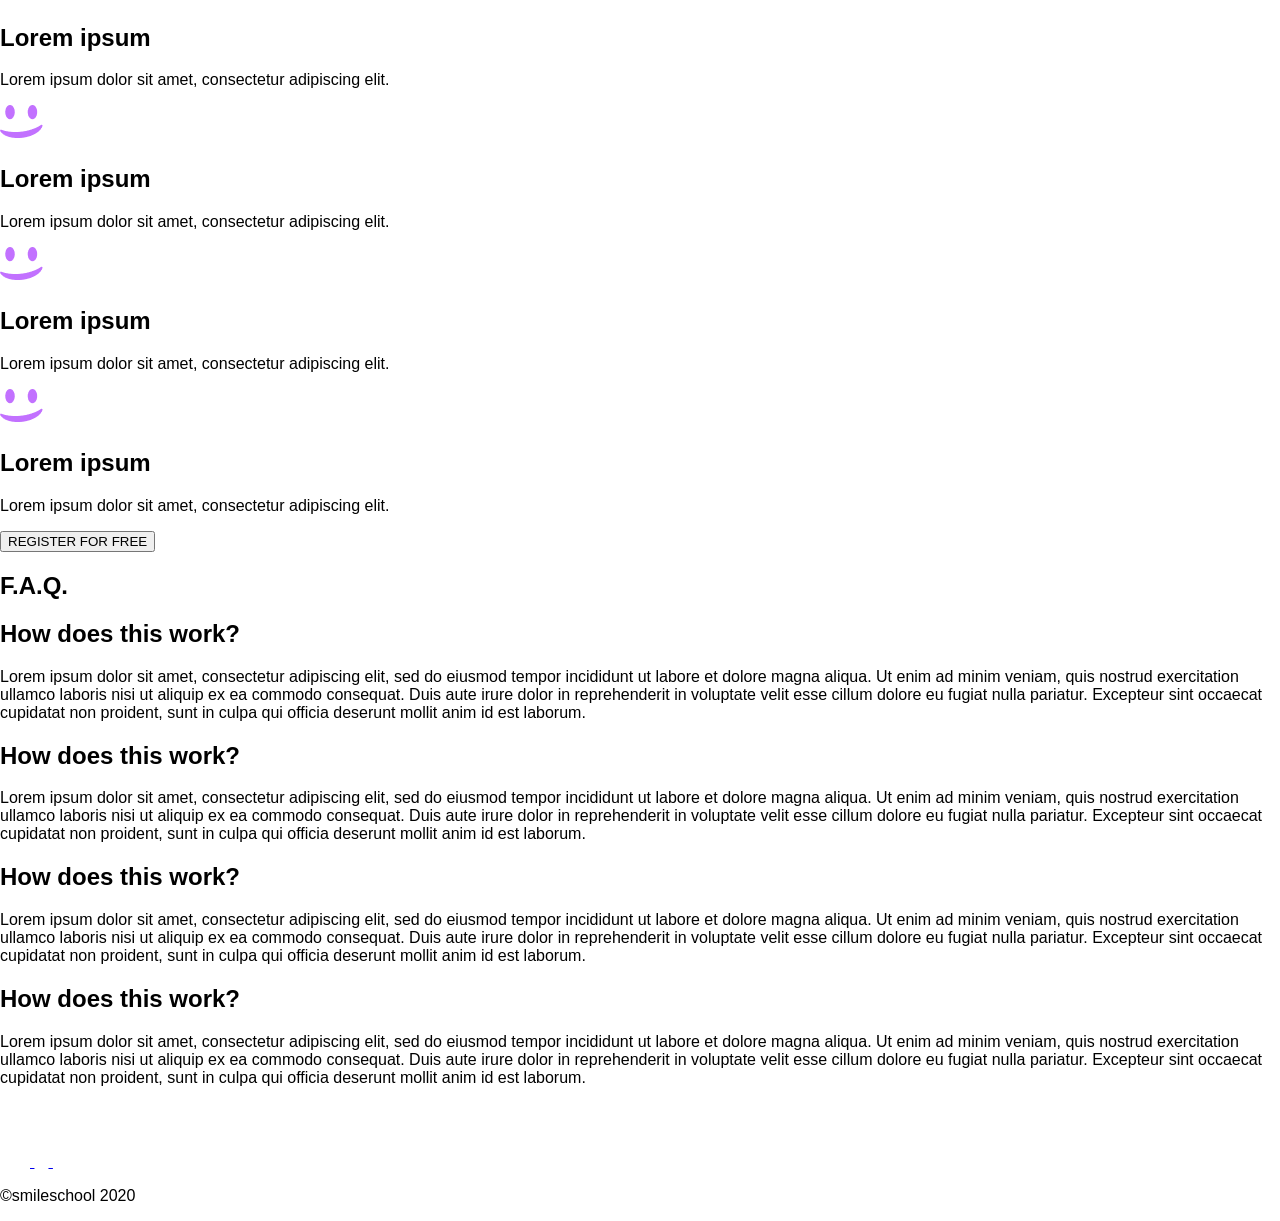
<file: css_advanced/task_2/index.html>
<!DOCTYPE html>
<html lang="en">
<head>
    <meta charset="UTF-8">
    <meta name="viewport" content="width=device-width, initial-scale=1.0">
    <title>Document</title>
    <link rel="stylesheet" href="styles.css">
</head>
<body>
    <header>
        <a href="#">
            <img src="../images/logo.png" alt="logo">
        </a>
        <nav>
            <a href="#">COURSES</a>
            <a href="#">PRICING</a>
            <a href="#">LOGIN</a>
        </nav>
    </header>
    
    <main>
        <section class="main-part">
            <div>
                <h1>Get schooled</h1>
                <p>SMILES GRIN LAUGH</p>
                <button>REGISTER FOR FREE</button>
            </div>
            <div>
                <h2>Learn from the pros</h2>

                <div class="pros">
                    <div class="pro">
                        <img src="../images/avatar.png" alt="Philip Massey picture">
                        <h3>Phillip Massey</h3>
                        <p>« Smile of the year » 2018 - 2019</p>
                    </div>
                    <div class="pro">
                        <img src="../images/avatar (1).png" alt="Nanie Lawrence picture">
                        <h3>Nannie Lawrence</h3>
                        <p>Best « little smile » 2017</p>
                    </div>
                    <div class="pro">
                        <img src="../images/avatar (2).png" alt="Bruce Walters picture">
                        <h3>Bruce Walters</h3>
                        <p>Best «Friend Smile» live performance 2019</p>
                    </div>
                    <div class="pro">
                        <img src="../images/avatar (3).png" alt="Henry Hughes picture">
                        <h3>Henry Hughes</h3>
                        <p>«24h smiles» winner 2016 - 2019</p>
                    </div>
                </div>
            </div>
        </section>
        <section>
            <div>
                <img src="../images/avatar-4.png" alt="person name picture">
                <div>
                    <blockquote>« Those tutorials are concise and go straight to the point. I can’t think of a better place to learn smiling. And it’s so fun!</blockquote>
                    <p>Person Name</p>
                    <p>weather presenter</p>
                </div>
            </div>
        </section>
        <section>
            <h1>Most popular tutorials</h1>
            <div>
                <div>
                    <img src="../images/preview.png" alt="smile video">
                    <h2>Diagonal Smile</h2>
                    <p>Lorem ipsum dolor sit amet, consect adipiscing elit, sed do eiusmod.</p>
                    <div>
                        <img src="../images/avatar (5).png" alt="author picture">
                        <h3>Phillip Massey</h3>
                    </div>
                    <div>
                        <div>
                            <img src="../images/Star_1.png" alt="full star">
                            <img src="../images/Star_1.png" alt="full star">
                            <img src="../images/Star_1.png" alt="full star">
                            <img src="../images/Star_1.png" alt="full star">
                            <img src="../images/Star_5.png" alt="empty star">
                        </div>
                        <p>8 min</p>
                    </div>
                </div>

                <div>
                    <img src="../images/preview (1).png" alt="smile video">
                    <h2>Sad Smile</h2>
                    <p>Lorem ipsum dolor sit amet, consect adipiscing elit, sed do eiusmod.</p>
                    <div>
                        <img src="../images/avatar (5).png" alt="author picture">
                        <h3>Phillip Massey</h3>
                    </div>
                    <div>
                        <div>
                            <img src="../images/Star_1.png" alt="full star">
                            <img src="../images/Star_1.png" alt="full star">
                            <img src="../images/Star_1.png" alt="full star">
                            <img src="../images/Star_1.png" alt="full star">
                            <img src="../images/Star_5.png" alt="empty star">
                        </div>
                        <p>8 min</p>
                    </div>
                </div>
                
                <div>
                    <img src="../images/preview (2).png" alt="smile video">
                    <h2>Natural Smile</h2>
                    <p>Lorem ipsum dolor sit amet, consect adipiscing elit, sed do eiusmod.</p>
                    <div>
                        <img src="../images/avatar (5).png" alt="author picture">
                        <h3>Phillip Massey</h3>
                    </div>
                    <div>
                        <div>
                            <img src="../images/Star_1.png" alt="full star">
                            <img src="../images/Star_1.png" alt="full star">
                            <img src="../images/Star_1.png" alt="full star">
                            <img src="../images/Star_1.png" alt="full star">
                            <img src="../images/Star_5.png" alt="empty star">
                        </div>
                        <p>8 min</p>
                    </div>
                </div>

                <div>
                    <img src="../images/preview (3).png" alt="smile video">
                    <h2>Happy Smile</h2>
                    <p>Lorem ipsum dolor sit amet, consect adipiscing elit, sed do eiusmod.</p>
                    <div>
                        <img src="../images/avatar (5).png" alt="author picture">
                        <h3>Phillip Massey</h3>
                    </div>
                    <div>
                        <div>
                            <img src="../images/Star_1.png" alt="full star">
                            <img src="../images/Star_1.png" alt="full star">
                            <img src="../images/Star_1.png" alt="full star">
                            <img src="../images/Star_1.png" alt="full star">
                            <img src="../images/Star_5.png" alt="empty star">
                        </div>
                        <p>8 min</p>
                    </div>
                </div>
            </div>
        </section>
        <section>
            <h1>Free membership</h1>
            <div>
                <div>
                    <img src="../images/smile.png" alt="smile">
                    <h2>Lorem ipsum</h2>
                    <p>Lorem ipsum dolor sit amet, consectetur adipiscing elit.</p>
                </div>
            </div>
            <div>
                <div>
                    <img src="../images/smile.png" alt="smile">
                    <h2>Lorem ipsum</h2>
                    <p>Lorem ipsum dolor sit amet, consectetur adipiscing elit.</p>
                </div>
            </div>
            <div>
                <div>
                    <img src="../images/smile.png" alt="smile">
                    <h2>Lorem ipsum</h2>
                    <p>Lorem ipsum dolor sit amet, consectetur adipiscing elit.</p>
                </div>
            </div>
            <div>
                <div>
                    <img src="../images/smile.png" alt="smile">
                    <h2>Lorem ipsum</h2>
                    <p>Lorem ipsum dolor sit amet, consectetur adipiscing elit.</p>
                </div>
            </div>
            <button>REGISTER FOR FREE</button>
        </section>
        <section>
            <h1>F.A.Q.</h1>
            <div class="row">
                <div class="item">
                    <h2>How does this work?</h2>
                    <p>Lorem ipsum dolor sit amet, consectetur adipiscing elit, sed do eiusmod tempor incididunt ut labore et dolore magna aliqua. Ut enim ad minim veniam, quis nostrud exercitation ullamco laboris nisi ut aliquip ex ea commodo consequat. Duis aute irure dolor in reprehenderit in voluptate velit esse cillum dolore eu fugiat nulla pariatur. Excepteur sint occaecat cupidatat non proident, sunt in culpa qui officia deserunt mollit anim id est laborum.</p>
                </div>
                <div class="item">
                    <h2>How does this work?</h2>
                    <p>Lorem ipsum dolor sit amet, consectetur adipiscing elit, sed do eiusmod tempor incididunt ut labore et dolore magna aliqua. Ut enim ad minim veniam, quis nostrud exercitation ullamco laboris nisi ut aliquip ex ea commodo consequat. Duis aute irure dolor in reprehenderit in voluptate velit esse cillum dolore eu fugiat nulla pariatur. Excepteur sint occaecat cupidatat non proident, sunt in culpa qui officia deserunt mollit anim id est laborum.</p>
                </div>
            </div>
            <div class="row">
                <div class="item">
                    <h2>How does this work?</h2>
                    <p>Lorem ipsum dolor sit amet, consectetur adipiscing elit, sed do eiusmod tempor incididunt ut labore et dolore magna aliqua. Ut enim ad minim veniam, quis nostrud exercitation ullamco laboris nisi ut aliquip ex ea commodo consequat. Duis aute irure dolor in reprehenderit in voluptate velit esse cillum dolore eu fugiat nulla pariatur. Excepteur sint occaecat cupidatat non proident, sunt in culpa qui officia deserunt mollit anim id est laborum.</p>
                </div>
                <div class="item">
                    <h2>How does this work?</h2>
                    <p>Lorem ipsum dolor sit amet, consectetur adipiscing elit, sed do eiusmod tempor incididunt ut labore et dolore magna aliqua. Ut enim ad minim veniam, quis nostrud exercitation ullamco laboris nisi ut aliquip ex ea commodo consequat. Duis aute irure dolor in reprehenderit in voluptate velit esse cillum dolore eu fugiat nulla pariatur. Excepteur sint occaecat cupidatat non proident, sunt in culpa qui officia deserunt mollit anim id est laborum.</p>
                </div>
            </div>
        </section>
    </main>
    <footer>
        <div>
            <div>
                <img src="../images/logo.png" alt="logo">
                <div>
                    <a href="#">
                        <img src="../images/Combined Shape.png" alt="facebook link">
                    </a>
                    <a href="#">
                        <img src="../images/Combined Shape (1).png" alt="Twitter link">
                    </a>
                    <a href="#">
                        <img src="../images/Twitter_White.png" alt="Instagram link">
                    </a>
                </div>
            </div>
            <p>©smileschool 2020</p>
        </div>
    </footer>
</body>
</html>
</file>
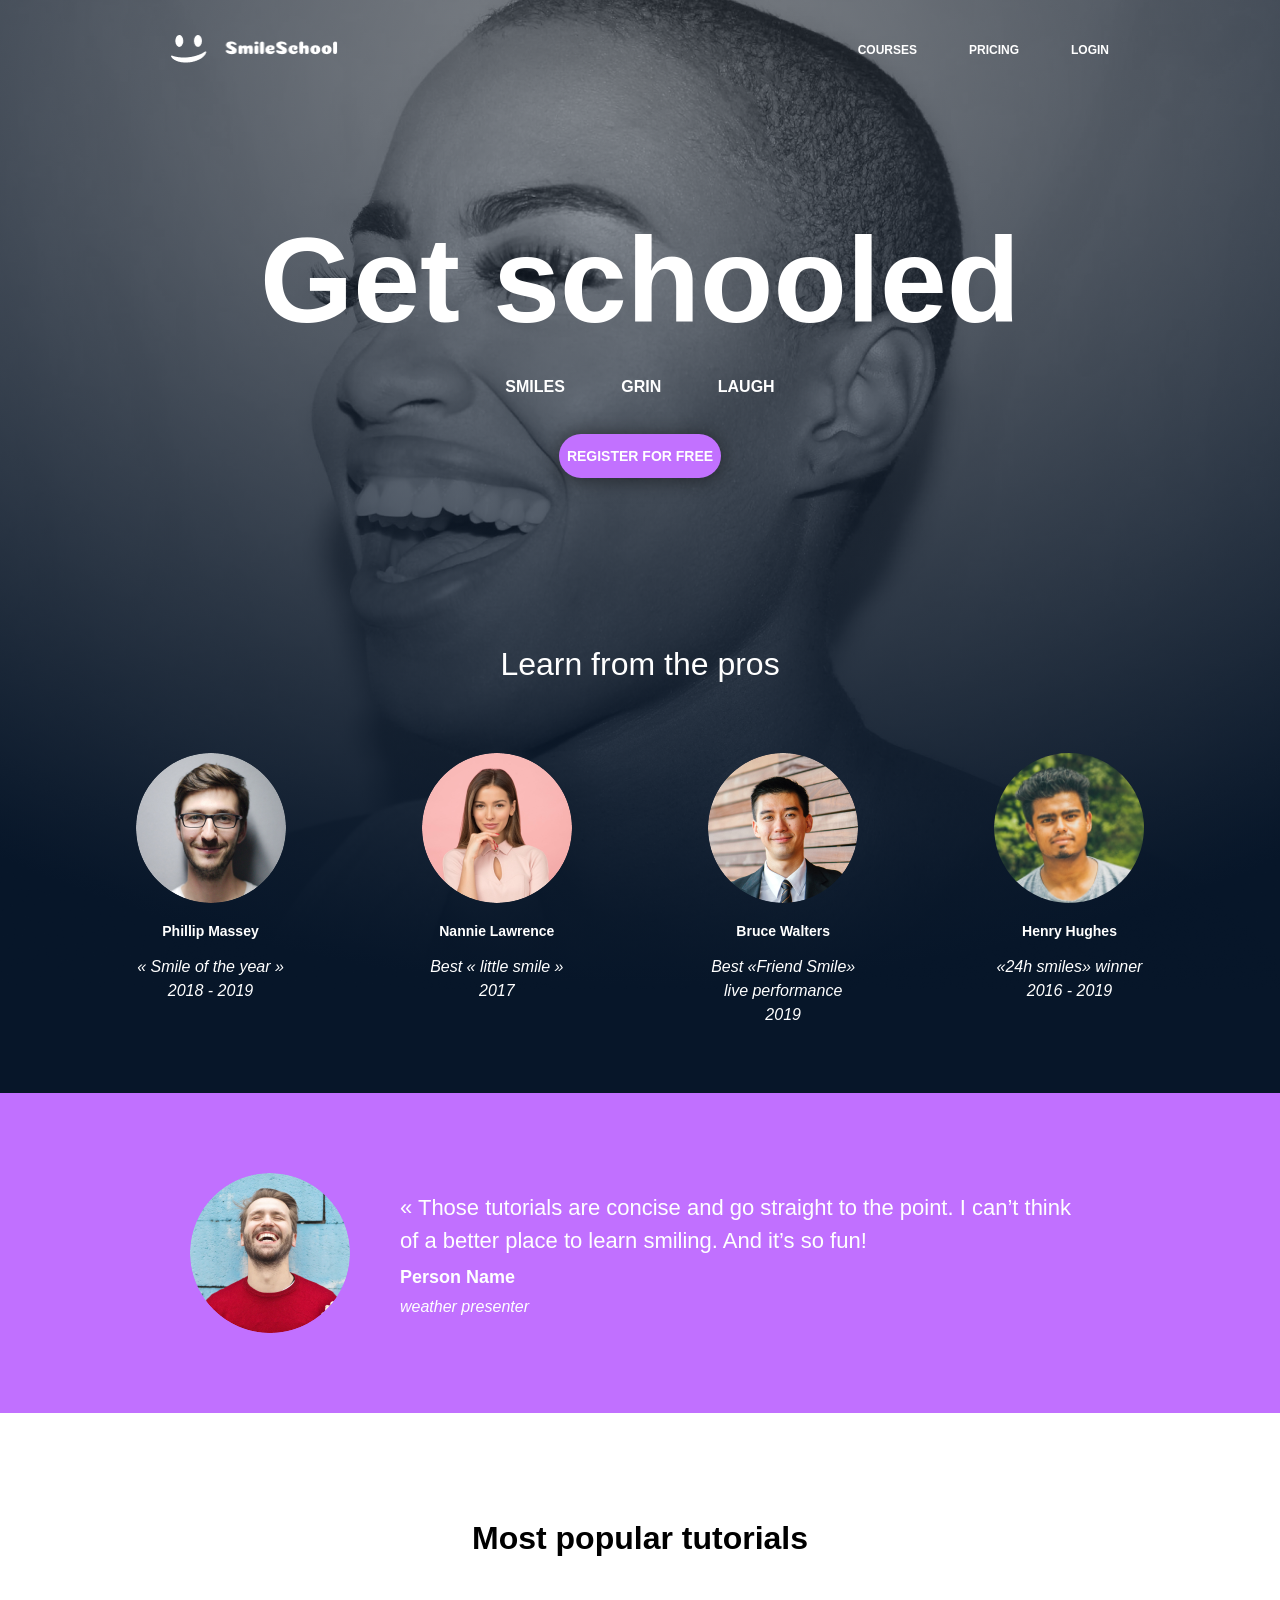
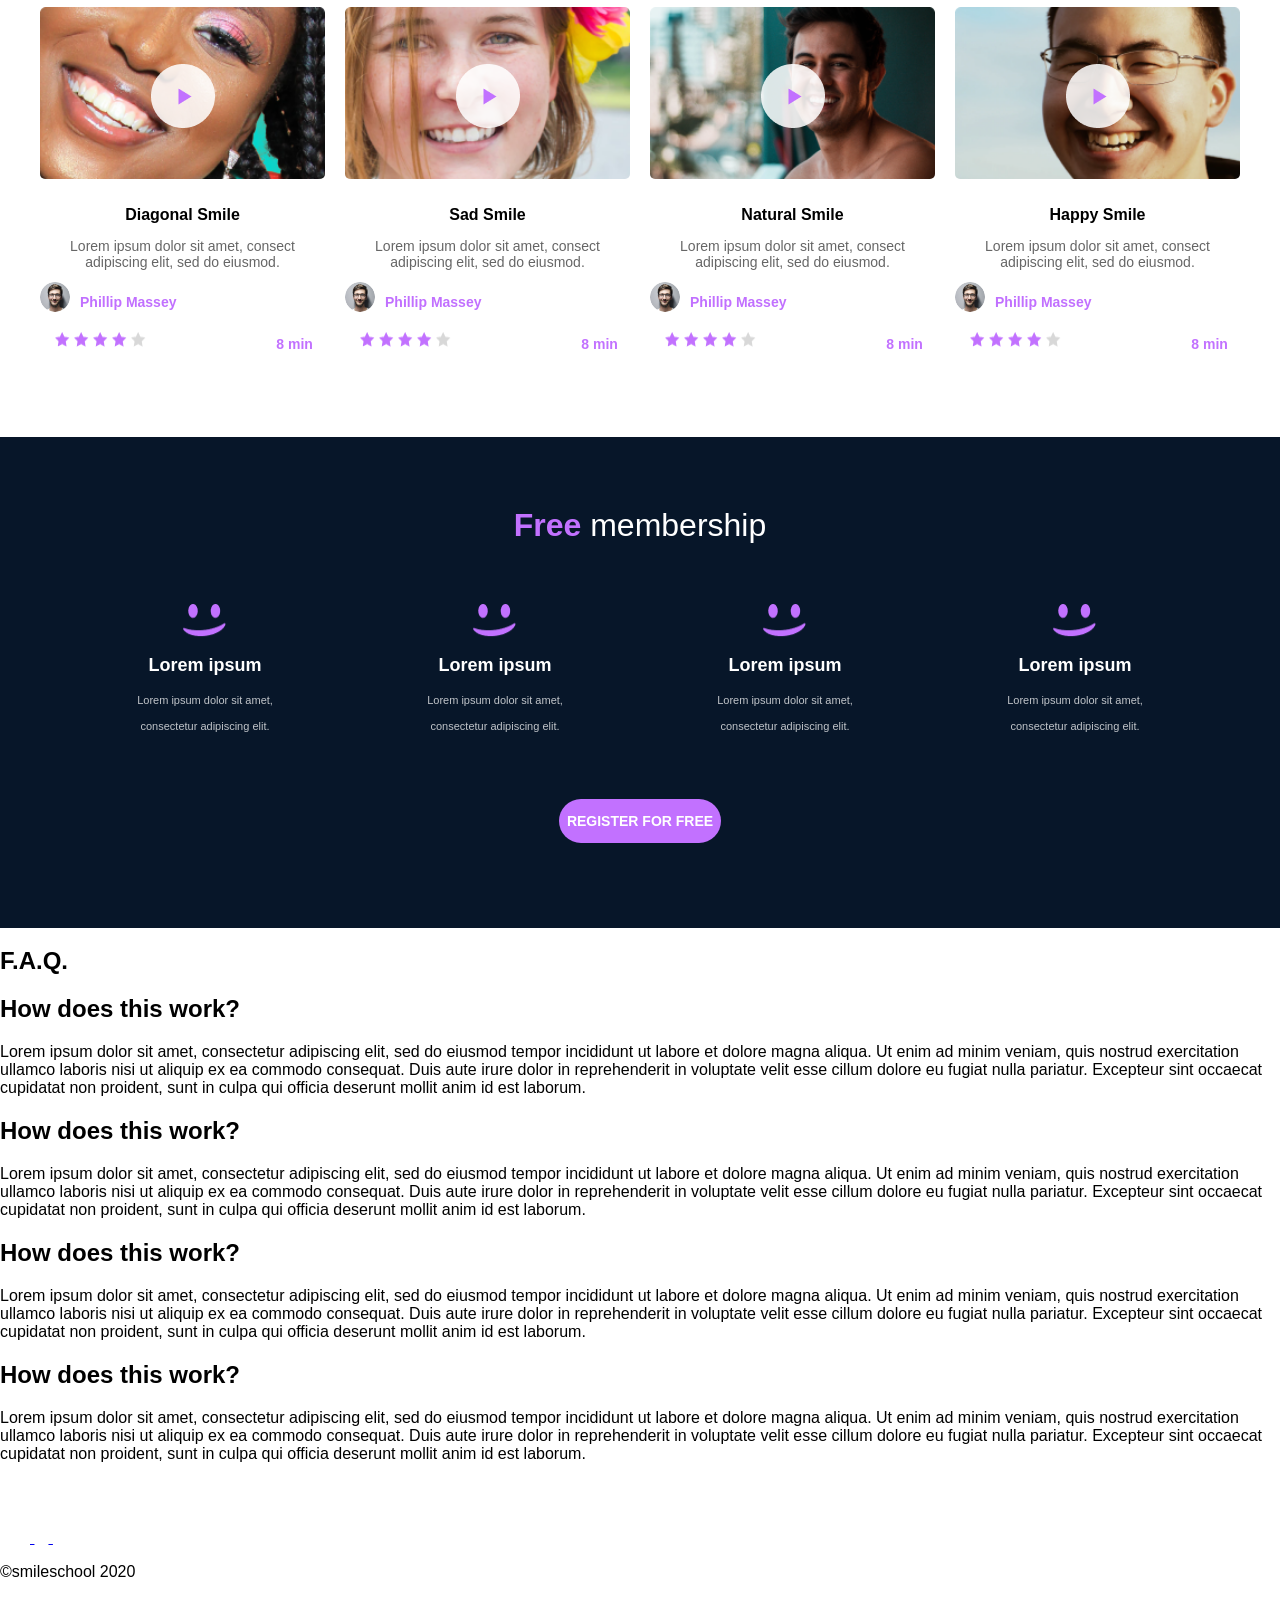
<file: css_advanced/task_5/index.html>
<!DOCTYPE html>
<html lang="en">
<head>
    <meta charset="UTF-8">
    <meta name="viewport" content="width=device-width, initial-scale=1.0">
    <title>Document</title>
    <link rel="stylesheet" href="styles.css">
</head>
<body>
    <header>
        <a href="#">
            <img src="../images/logo.png" alt="logo">
        </a>
        <nav>
            <a href="#">COURSES</a>
            <a href="#">PRICING</a>
            <a href="#">LOGIN</a>
        </nav>
    </header>
    
    <main>
        <section class="main-part">
            <div>
                <h1>Get schooled</h1>
                <p>SMILES GRIN LAUGH</p>
                <button>REGISTER FOR FREE</button>
            </div>
            <div>
                <h2>Learn from the pros</h2>

                <div class="pros">
                    <div class="pro">
                        <img src="../images/avatar.png" alt="Philip Massey picture">
                        <h3>Phillip Massey</h3>
                        <p>« Smile of the year » 2018 - 2019</p>
                    </div>
                    <div class="pro">
                        <img src="../images/avatar (1).png" alt="Nanie Lawrence picture">
                        <h3>Nannie Lawrence</h3>
                        <p>Best « little smile » 2017</p>
                    </div>
                    <div class="pro">
                        <img src="../images/avatar (2).png" alt="Bruce Walters picture">
                        <h3>Bruce Walters</h3>
                        <p>Best «Friend Smile» live performance 2019</p>
                    </div>
                    <div class="pro">
                        <img src="../images/avatar (3).png" alt="Henry Hughes picture">
                        <h3>Henry Hughes</h3>
                        <p>«24h smiles» winner 2016 - 2019</p>
                    </div>
                </div>
            </div>
        </section>
        <section>
            <div>
                <img src="../images/avatar-4.png" alt="person name picture">
                <div>
                    <blockquote>« Those tutorials are concise and go straight to the point. I can’t think of a better place to learn smiling. And it’s so fun!</blockquote>
                    <p>Person Name</p>
                    <p>weather presenter</p>
                </div>
            </div>
        </section>
        <section>
            <h1>Most popular tutorials</h1>
            <div>
                <div>
                    <img src="../images/preview.png" alt="smile video">
                    <h2>Diagonal Smile</h2>
                    <p>Lorem ipsum dolor sit amet, consect adipiscing elit, sed do eiusmod.</p>
                    <div>
                        <img src="../images/avatar (5).png" alt="author picture">
                        <h3>Phillip Massey</h3>
                    </div>
                    <div>
                        <div>
                            <img src="../images/Star_1.png" alt="full star">
                            <img src="../images/Star_1.png" alt="full star">
                            <img src="../images/Star_1.png" alt="full star">
                            <img src="../images/Star_1.png" alt="full star">
                            <img src="../images/Star_5.png" alt="empty star">
                        </div>
                        <p>8 min</p>
                    </div>
                </div>

                <div>
                    <img src="../images/preview (1).png" alt="smile video">
                    <h2>Sad Smile</h2>
                    <p>Lorem ipsum dolor sit amet, consect adipiscing elit, sed do eiusmod.</p>
                    <div>
                        <img src="../images/avatar (5).png" alt="author picture">
                        <h3>Phillip Massey</h3>
                    </div>
                    <div>
                        <div>
                            <img src="../images/Star_1.png" alt="full star">
                            <img src="../images/Star_1.png" alt="full star">
                            <img src="../images/Star_1.png" alt="full star">
                            <img src="../images/Star_1.png" alt="full star">
                            <img src="../images/Star_5.png" alt="empty star">
                        </div>
                        <p>8 min</p>
                    </div>
                </div>
                
                <div>
                    <img src="../images/preview (2).png" alt="smile video">
                    <h2>Natural Smile</h2>
                    <p>Lorem ipsum dolor sit amet, consect adipiscing elit, sed do eiusmod.</p>
                    <div>
                        <img src="../images/avatar (5).png" alt="author picture">
                        <h3>Phillip Massey</h3>
                    </div>
                    <div>
                        <div>
                            <img src="../images/Star_1.png" alt="full star">
                            <img src="../images/Star_1.png" alt="full star">
                            <img src="../images/Star_1.png" alt="full star">
                            <img src="../images/Star_1.png" alt="full star">
                            <img src="../images/Star_5.png" alt="empty star">
                        </div>
                        <p>8 min</p>
                    </div>
                </div>

                <div>
                    <img src="../images/preview (3).png" alt="smile video">
                    <h2>Happy Smile</h2>
                    <p>Lorem ipsum dolor sit amet, consect adipiscing elit, sed do eiusmod.</p>
                    <div>
                        <img src="../images/avatar (5).png" alt="author picture">
                        <h3>Phillip Massey</h3>
                    </div>
                    <div>
                        <div>
                            <img src="../images/Star_1.png" alt="full star">
                            <img src="../images/Star_1.png" alt="full star">
                            <img src="../images/Star_1.png" alt="full star">
                            <img src="../images/Star_1.png" alt="full star">
                            <img src="../images/Star_5.png" alt="empty star">
                        </div>
                        <p>8 min</p>
                    </div>
                </div>
            </div>
        </section>
        <section>
            <h1><span class="highlight">Free</span> membership</h1>
            <div>
                <div>
                    <img src="../images/smile.png" alt="smile">
                    <h2>Lorem ipsum</h2>
                    <p>Lorem ipsum dolor sit amet,<br>consectetur adipiscing elit.</p>
                </div>
            </div>
            <div>
                <div>
                    <img src="../images/smile.png" alt="smile">
                    <h2>Lorem ipsum</h2>
                    <p>Lorem ipsum dolor sit amet, consectetur adipiscing elit.</p>
                </div>
            </div>
            <div>
                <div>
                    <img src="../images/smile.png" alt="smile">
                    <h2>Lorem ipsum</h2>
                    <p>Lorem ipsum dolor sit amet, consectetur adipiscing elit.</p>
                </div>
            </div>
            <div>
                <div>
                    <img src="../images/smile.png" alt="smile">
                    <h2>Lorem ipsum</h2>
                    <p>Lorem ipsum dolor sit amet, consectetur adipiscing elit.</p>
                </div>
            </div>
            <button>REGISTER FOR FREE</button>
        </section>
        <section>
            <h1>F.A.Q.</h1>
            <div class="row">
                <div class="item">
                    <h2>How does this work?</h2>
                    <p>Lorem ipsum dolor sit amet, consectetur adipiscing elit, sed do eiusmod tempor incididunt ut labore et dolore magna aliqua. Ut enim ad minim veniam, quis nostrud exercitation ullamco laboris nisi ut aliquip ex ea commodo consequat. Duis aute irure dolor in reprehenderit in voluptate velit esse cillum dolore eu fugiat nulla pariatur. Excepteur sint occaecat cupidatat non proident, sunt in culpa qui officia deserunt mollit anim id est laborum.</p>
                </div>
                <div class="item">
                    <h2>How does this work?</h2>
                    <p>Lorem ipsum dolor sit amet, consectetur adipiscing elit, sed do eiusmod tempor incididunt ut labore et dolore magna aliqua. Ut enim ad minim veniam, quis nostrud exercitation ullamco laboris nisi ut aliquip ex ea commodo consequat. Duis aute irure dolor in reprehenderit in voluptate velit esse cillum dolore eu fugiat nulla pariatur. Excepteur sint occaecat cupidatat non proident, sunt in culpa qui officia deserunt mollit anim id est laborum.</p>
                </div>
            </div>
            <div class="row">
                <div class="item">
                    <h2>How does this work?</h2>
                    <p>Lorem ipsum dolor sit amet, consectetur adipiscing elit, sed do eiusmod tempor incididunt ut labore et dolore magna aliqua. Ut enim ad minim veniam, quis nostrud exercitation ullamco laboris nisi ut aliquip ex ea commodo consequat. Duis aute irure dolor in reprehenderit in voluptate velit esse cillum dolore eu fugiat nulla pariatur. Excepteur sint occaecat cupidatat non proident, sunt in culpa qui officia deserunt mollit anim id est laborum.</p>
                </div>
                <div class="item">
                    <h2>How does this work?</h2>
                    <p>Lorem ipsum dolor sit amet, consectetur adipiscing elit, sed do eiusmod tempor incididunt ut labore et dolore magna aliqua. Ut enim ad minim veniam, quis nostrud exercitation ullamco laboris nisi ut aliquip ex ea commodo consequat. Duis aute irure dolor in reprehenderit in voluptate velit esse cillum dolore eu fugiat nulla pariatur. Excepteur sint occaecat cupidatat non proident, sunt in culpa qui officia deserunt mollit anim id est laborum.</p>
                </div>
            </div>
        </section>
    </main>
    <footer>
        <div>
            <div>
                <img src="../images/logo.png" alt="logo">
                <div>
                    <a href="#">
                        <img src="../images/Combined Shape.png" alt="facebook link">
                    </a>
                    <a href="#">
                        <img src="../images/Combined Shape (1).png" alt="Twitter link">
                    </a>
                    <a href="#">
                        <img src="../images/Twitter_White.png" alt="Instagram link">
                    </a>
                </div>
            </div>
            <p>©smileschool 2020</p>
        </div>
    </footer>
</body>
</html>
</file>
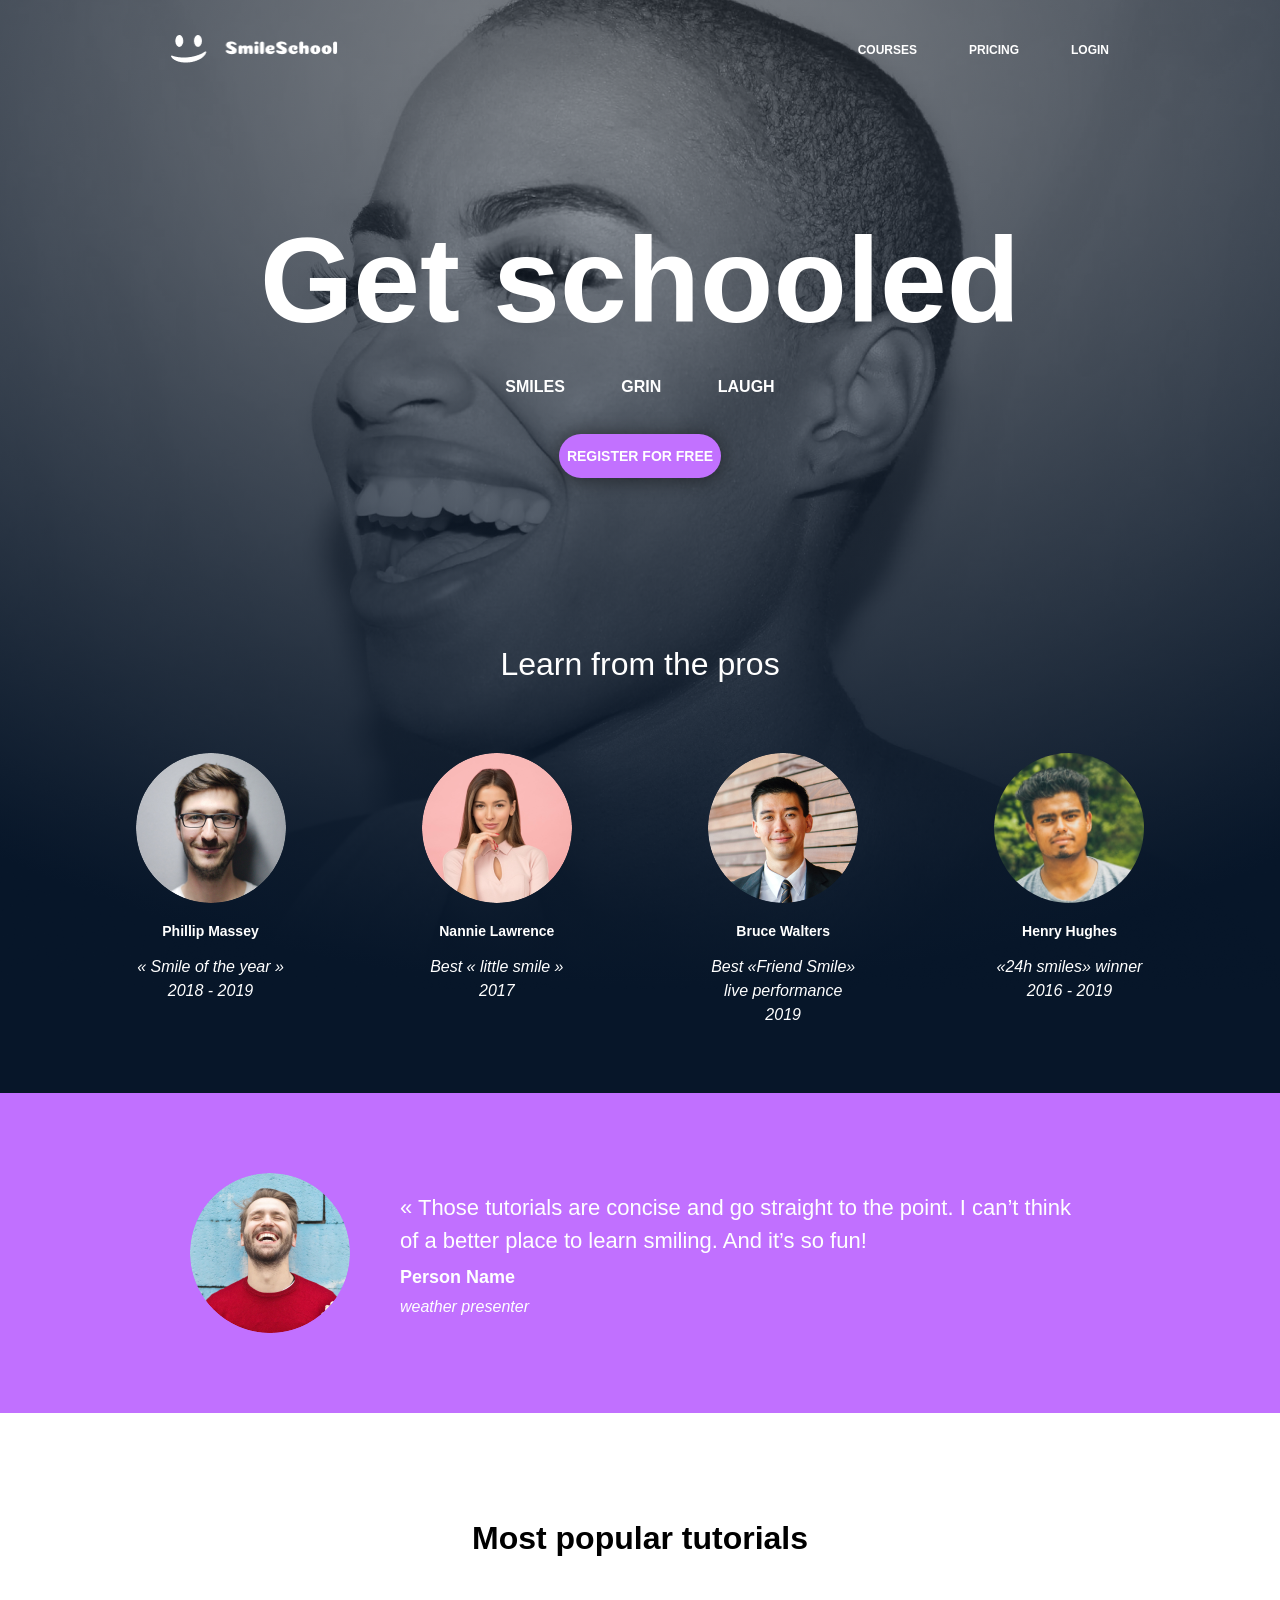
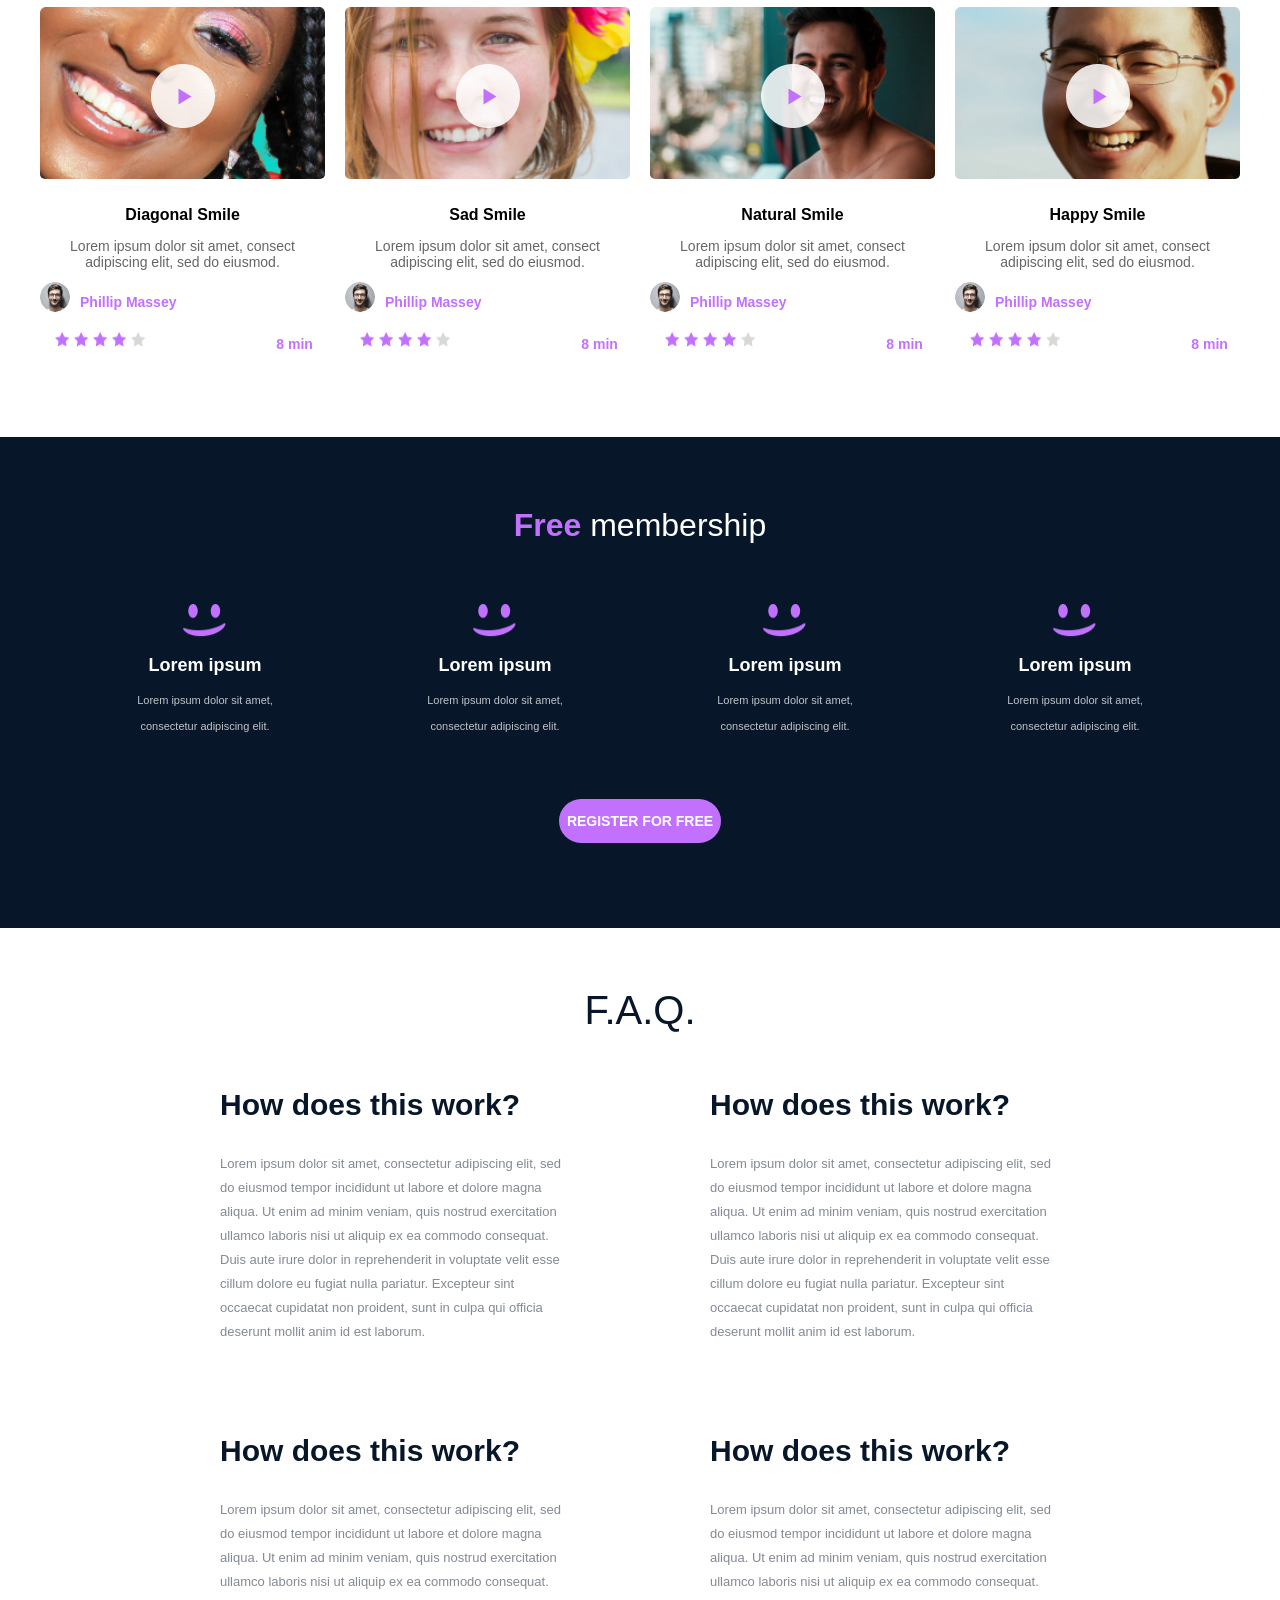
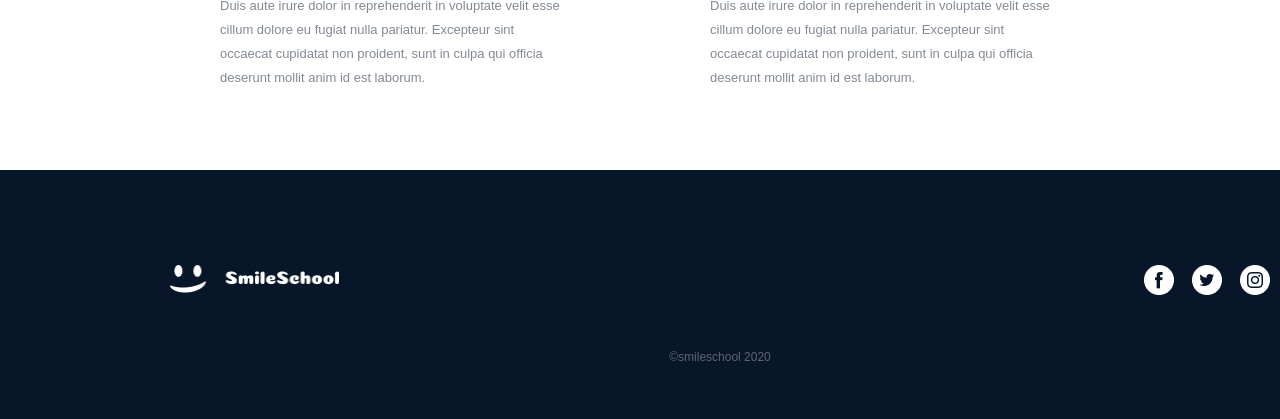
<file: css_advanced/task_7/index.html>
<!DOCTYPE html>
<html lang="en">
<head>
    <meta charset="UTF-8">
    <meta name="viewport" content="width=device-width, initial-scale=1.0">
    <title>Document</title>
    <link rel="stylesheet" href="styles.css">
</head>
<body>
    <header>
        <a href="#">
            <img src="../images/logo.png" alt="logo">
        </a>
        <nav>
            <a href="#">COURSES</a>
            <a href="#">PRICING</a>
            <a href="#">LOGIN</a>
        </nav>
    </header>
    
    <main>
        <section class="main-part">
            <div>
                <h1>Get schooled</h1>
                <p>SMILES GRIN LAUGH</p>
                <button>REGISTER FOR FREE</button>
            </div>
            <div>
                <h2>Learn from the pros</h2>

                <div class="pros">
                    <div class="pro">
                        <img src="../images/avatar.png" alt="Philip Massey picture">
                        <h3>Phillip Massey</h3>
                        <p>« Smile of the year » 2018 - 2019</p>
                    </div>
                    <div class="pro">
                        <img src="../images/avatar (1).png" alt="Nanie Lawrence picture">
                        <h3>Nannie Lawrence</h3>
                        <p>Best « little smile » 2017</p>
                    </div>
                    <div class="pro">
                        <img src="../images/avatar (2).png" alt="Bruce Walters picture">
                        <h3>Bruce Walters</h3>
                        <p>Best «Friend Smile» live performance 2019</p>
                    </div>
                    <div class="pro">
                        <img src="../images/avatar (3).png" alt="Henry Hughes picture">
                        <h3>Henry Hughes</h3>
                        <p>«24h smiles» winner 2016 - 2019</p>
                    </div>
                </div>
            </div>
        </section>
        <section>
            <div>
                <img src="../images/avatar-4.png" alt="person name picture">
                <div>
                    <blockquote>« Those tutorials are concise and go straight to the point. I can’t think of a better place to learn smiling. And it’s so fun!</blockquote>
                    <p>Person Name</p>
                    <p>weather presenter</p>
                </div>
            </div>
        </section>
        <section>
            <h1>Most popular tutorials</h1>
            <div>
                <div>
                    <img src="../images/preview.png" alt="smile video">
                    <h2>Diagonal Smile</h2>
                    <p>Lorem ipsum dolor sit amet, consect adipiscing elit, sed do eiusmod.</p>
                    <div>
                        <img src="../images/avatar (5).png" alt="author picture">
                        <h3>Phillip Massey</h3>
                    </div>
                    <div>
                        <div>
                            <img src="../images/Star_1.png" alt="full star">
                            <img src="../images/Star_1.png" alt="full star">
                            <img src="../images/Star_1.png" alt="full star">
                            <img src="../images/Star_1.png" alt="full star">
                            <img src="../images/Star_5.png" alt="empty star">
                        </div>
                        <p>8 min</p>
                    </div>
                </div>

                <div>
                    <img src="../images/preview (1).png" alt="smile video">
                    <h2>Sad Smile</h2>
                    <p>Lorem ipsum dolor sit amet, consect adipiscing elit, sed do eiusmod.</p>
                    <div>
                        <img src="../images/avatar (5).png" alt="author picture">
                        <h3>Phillip Massey</h3>
                    </div>
                    <div>
                        <div>
                            <img src="../images/Star_1.png" alt="full star">
                            <img src="../images/Star_1.png" alt="full star">
                            <img src="../images/Star_1.png" alt="full star">
                            <img src="../images/Star_1.png" alt="full star">
                            <img src="../images/Star_5.png" alt="empty star">
                        </div>
                        <p>8 min</p>
                    </div>
                </div>
                
                <div>
                    <img src="../images/preview (2).png" alt="smile video">
                    <h2>Natural Smile</h2>
                    <p>Lorem ipsum dolor sit amet, consect adipiscing elit, sed do eiusmod.</p>
                    <div>
                        <img src="../images/avatar (5).png" alt="author picture">
                        <h3>Phillip Massey</h3>
                    </div>
                    <div>
                        <div>
                            <img src="../images/Star_1.png" alt="full star">
                            <img src="../images/Star_1.png" alt="full star">
                            <img src="../images/Star_1.png" alt="full star">
                            <img src="../images/Star_1.png" alt="full star">
                            <img src="../images/Star_5.png" alt="empty star">
                        </div>
                        <p>8 min</p>
                    </div>
                </div>

                <div>
                    <img src="../images/preview (3).png" alt="smile video">
                    <h2>Happy Smile</h2>
                    <p>Lorem ipsum dolor sit amet, consect adipiscing elit, sed do eiusmod.</p>
                    <div>
                        <img src="../images/avatar (5).png" alt="author picture">
                        <h3>Phillip Massey</h3>
                    </div>
                    <div>
                        <div>
                            <img src="../images/Star_1.png" alt="full star">
                            <img src="../images/Star_1.png" alt="full star">
                            <img src="../images/Star_1.png" alt="full star">
                            <img src="../images/Star_1.png" alt="full star">
                            <img src="../images/Star_5.png" alt="empty star">
                        </div>
                        <p>8 min</p>
                    </div>
                </div>
            </div>
        </section>
        <section>
            <h1><span class="highlight">Free</span> membership</h1>
            <div>
                <div>
                    <img src="../images/smile.png" alt="smile">
                    <h2>Lorem ipsum</h2>
                    <p>Lorem ipsum dolor sit amet,<br>consectetur adipiscing elit.</p>
                </div>
            </div>
            <div>
                <div>
                    <img src="../images/smile.png" alt="smile">
                    <h2>Lorem ipsum</h2>
                    <p>Lorem ipsum dolor sit amet, consectetur adipiscing elit.</p>
                </div>
            </div>
            <div>
                <div>
                    <img src="../images/smile.png" alt="smile">
                    <h2>Lorem ipsum</h2>
                    <p>Lorem ipsum dolor sit amet, consectetur adipiscing elit.</p>
                </div>
            </div>
            <div>
                <div>
                    <img src="../images/smile.png" alt="smile">
                    <h2>Lorem ipsum</h2>
                    <p>Lorem ipsum dolor sit amet, consectetur adipiscing elit.</p>
                </div>
            </div>
            <button>REGISTER FOR FREE</button>
        </section>
        <section>
            <h1>F.A.Q.</h1>
            <div class="row">
                <div class="item">
                    <h2>How does this work?</h2>
                    <p>Lorem ipsum dolor sit amet, consectetur adipiscing elit, sed do eiusmod tempor incididunt ut labore et dolore magna aliqua. Ut enim ad minim veniam, quis nostrud exercitation ullamco laboris nisi ut aliquip ex ea commodo consequat. Duis aute irure dolor in reprehenderit in voluptate velit esse cillum dolore eu fugiat nulla pariatur. Excepteur sint occaecat cupidatat non proident, sunt in culpa qui officia deserunt mollit anim id est laborum.</p>
                </div>
                <div class="item">
                    <h2>How does this work?</h2>
                    <p>Lorem ipsum dolor sit amet, consectetur adipiscing elit, sed do eiusmod tempor incididunt ut labore et dolore magna aliqua. Ut enim ad minim veniam, quis nostrud exercitation ullamco laboris nisi ut aliquip ex ea commodo consequat. Duis aute irure dolor in reprehenderit in voluptate velit esse cillum dolore eu fugiat nulla pariatur. Excepteur sint occaecat cupidatat non proident, sunt in culpa qui officia deserunt mollit anim id est laborum.</p>
                </div>
            </div>
            <div class="row">
                <div class="item">
                    <h2>How does this work?</h2>
                    <p>Lorem ipsum dolor sit amet, consectetur adipiscing elit, sed do eiusmod tempor incididunt ut labore et dolore magna aliqua. Ut enim ad minim veniam, quis nostrud exercitation ullamco laboris nisi ut aliquip ex ea commodo consequat. Duis aute irure dolor in reprehenderit in voluptate velit esse cillum dolore eu fugiat nulla pariatur. Excepteur sint occaecat cupidatat non proident, sunt in culpa qui officia deserunt mollit anim id est laborum.</p>
                </div>
                <div class="item">
                    <h2>How does this work?</h2>
                    <p>Lorem ipsum dolor sit amet, consectetur adipiscing elit, sed do eiusmod tempor incididunt ut labore et dolore magna aliqua. Ut enim ad minim veniam, quis nostrud exercitation ullamco laboris nisi ut aliquip ex ea commodo consequat. Duis aute irure dolor in reprehenderit in voluptate velit esse cillum dolore eu fugiat nulla pariatur. Excepteur sint occaecat cupidatat non proident, sunt in culpa qui officia deserunt mollit anim id est laborum.</p>
                </div>
            </div>
        </section>
    </main>
    <footer>
        <div>
            <div>
                <img src="../images/logo.png" alt="logo">
                <div>
                    <a href="#">
                        <img src="../images/Combined Shape.png" alt="facebook link">
                    </a>
                    <a href="#">
                        <img src="../images/Twitter_White.png" alt="Twitter link">
                    </a>
                    <a href="#">
                        <img src="../images/Instagram_White.png" alt="Instagram link">
                    </a>
                </div>
            </div>
            <p>©smileschool 2020</p>
        </div>
    </footer>
</body>
</html>
</file>
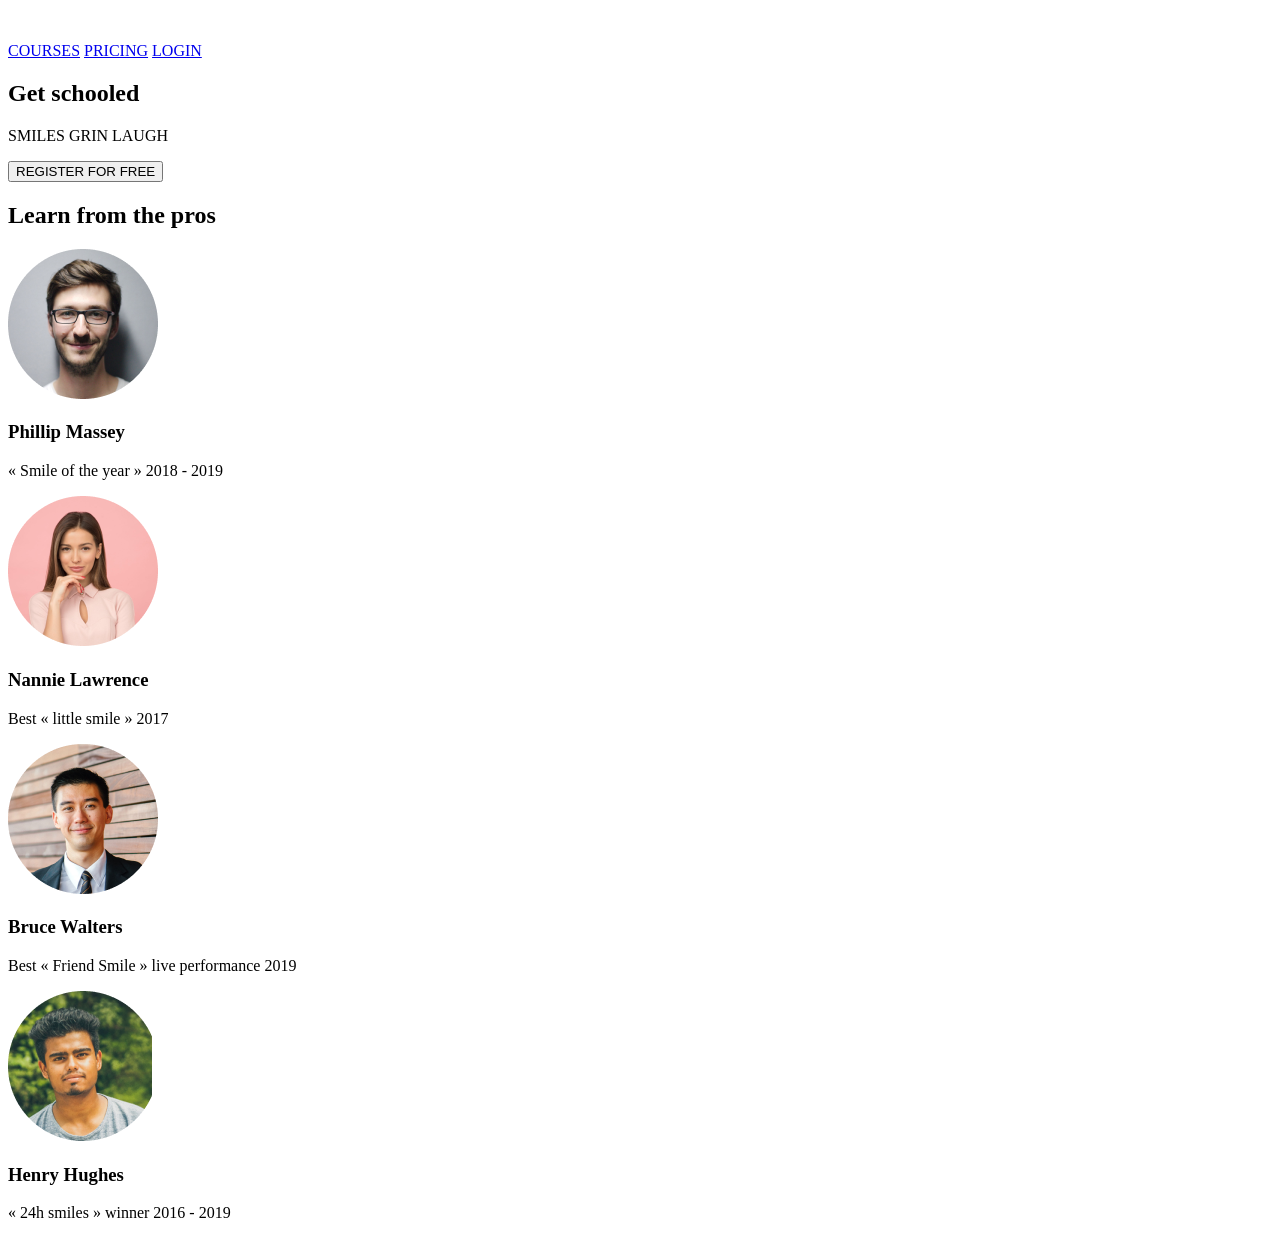
<file: html_advanced/task_2/index.html>
<!DOCTYPE html>
<html lang="en">
<head>
    <meta charset="UTF-8">
    <meta name="viewport" content="width=device-width, initial-scale=1.0">
    <title>Document</title>
</head>
<body>
    <header>
        <a href="#">
            <img src="../images/logo.png" alt="logo">
        </a>
        <nav>
            <a href="#">COURSES</a>
            <a href="#">PRICING</a>
            <a href="#">LOGIN</a>
        </nav>
    </header>
    
    <main>
        <section>
            <div>
                <h1>Get schooled</h1>
                <p>SMILES GRIN LAUGH</p>
                <button>REGISTER FOR FREE</button>
            </div>
            <div>
                <h2>Learn from the pros</h2>

                <div>
                    <div>
                        <img src="../images/avatar.png" alt="Philip Massey picture">
                        <h3>Phillip Massey</h3>
                        <p>« Smile of the year » 2018 - 2019</p>
                    </div>
                    <div>
                        <img src="../images/avatar (1).png" alt="Nanie Lawrence picture">
                        <h3>Nannie Lawrence</h3>
                        <p>Best « little smile » 2017</p>
                    </div>
                    <div>
                        <img src="../images/avatar (2).png" alt="Bruce Walters picture">
                        <h3>Bruce Walters</h3>
                        <p>Best « Friend Smile » live performance 2019</p>
                    </div>
                    <div>
                        <img src="../images/avatar (3).png" alt="Henry Hughes picture">
                        <h3>Henry Hughes</h3>
                        <p>« 24h smiles » winner 2016 - 2019</p>
                    </div>
                </div>
            </div>
        </section>
    </main>
</body>
</html>
</file>
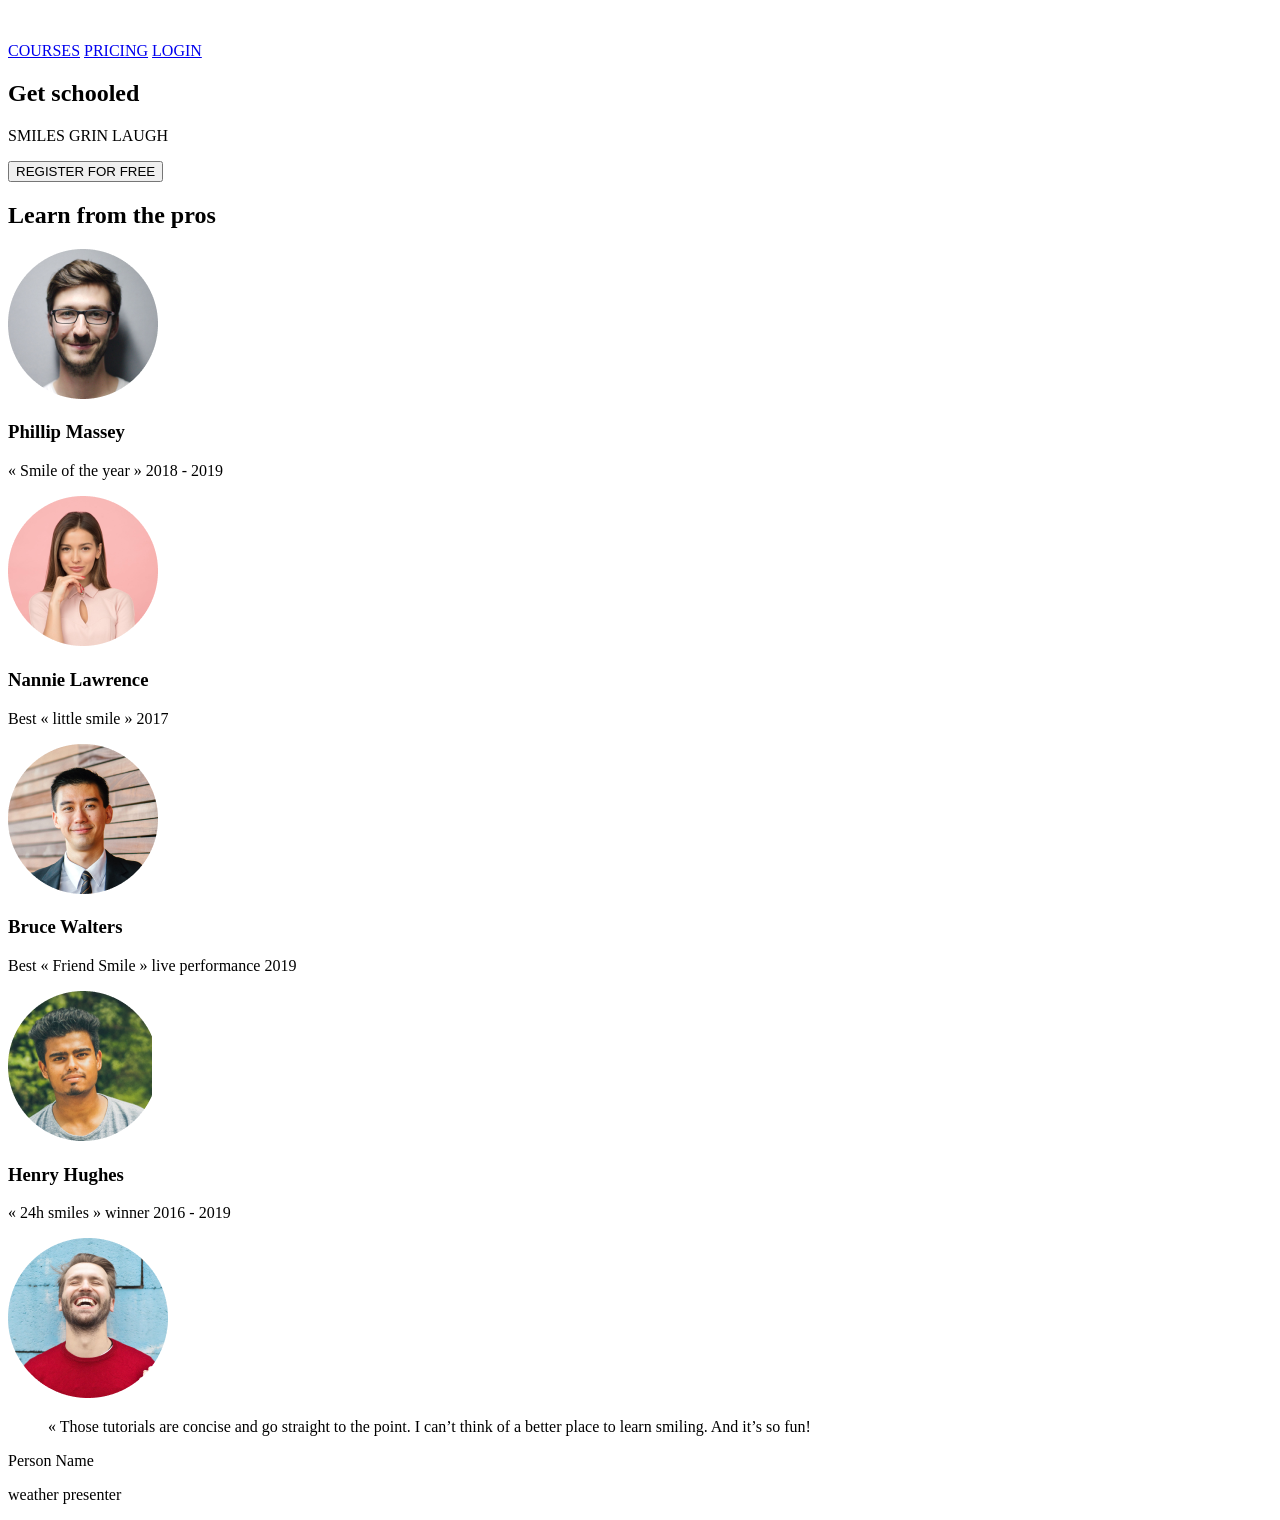
<file: html_advanced/task_3/index.html>
<!DOCTYPE html>
<html lang="en">
<head>
    <meta charset="UTF-8">
    <meta name="viewport" content="width=device-width, initial-scale=1.0">
    <title>Document</title>
</head>
<body>
    <header>
        <a href="#">
            <img src="../images/logo.png" alt="logo">
        </a>
        <nav>
            <a href="#">COURSES</a>
            <a href="#">PRICING</a>
            <a href="#">LOGIN</a>
        </nav>
    </header>
    
    <main>
        <section>
            <div>
                <h1>Get schooled</h1>
                <p>SMILES GRIN LAUGH</p>
                <button>REGISTER FOR FREE</button>
            </div>
            <div>
                <h2>Learn from the pros</h2>

                <div>
                    <div>
                        <img src="../images/avatar.png" alt="Philip Massey picture">
                        <h3>Phillip Massey</h3>
                        <p>« Smile of the year » 2018 - 2019</p>
                    </div>
                    <div>
                        <img src="../images/avatar (1).png" alt="Nanie Lawrence picture">
                        <h3>Nannie Lawrence</h3>
                        <p>Best « little smile » 2017</p>
                    </div>
                    <div>
                        <img src="../images/avatar (2).png" alt="Bruce Walters picture">
                        <h3>Bruce Walters</h3>
                        <p>Best « Friend Smile » live performance 2019</p>
                    </div>
                    <div>
                        <img src="../images/avatar (3).png" alt="Henry Hughes picture">
                        <h3>Henry Hughes</h3>
                        <p>« 24h smiles » winner 2016 - 2019</p>
                    </div>
                </div>
            </div>
        </section>
        <section>
            <div>
                <img src="../images/avatar-4.png" alt="person name picture">
                <div>
                    <blockquote>« Those tutorials are concise and go straight to the point. I can’t think of a better place to learn smiling. And it’s so fun!</blockquote>
                    <p>Person Name</p>
                    <p>weather presenter</p>
                </div>
            </div>
        </section>
    </main>
</body>
</html>
</file>
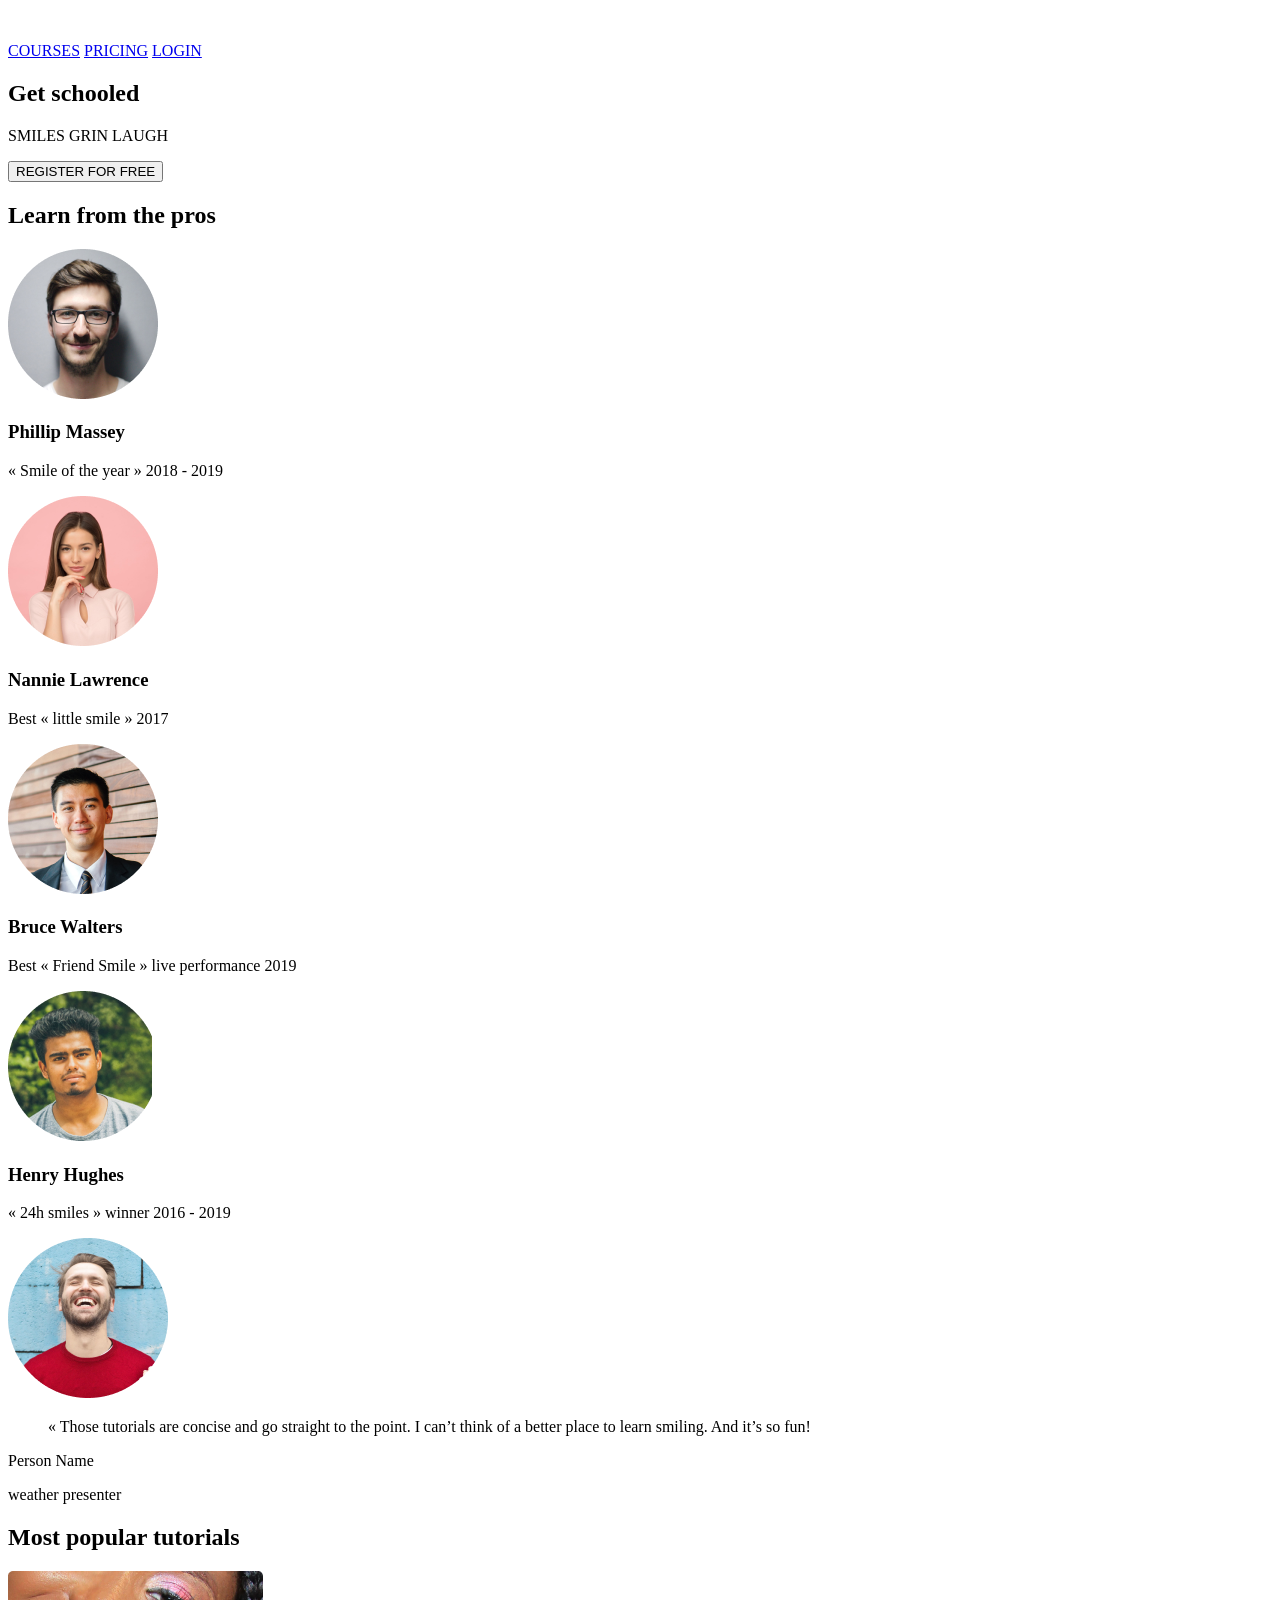
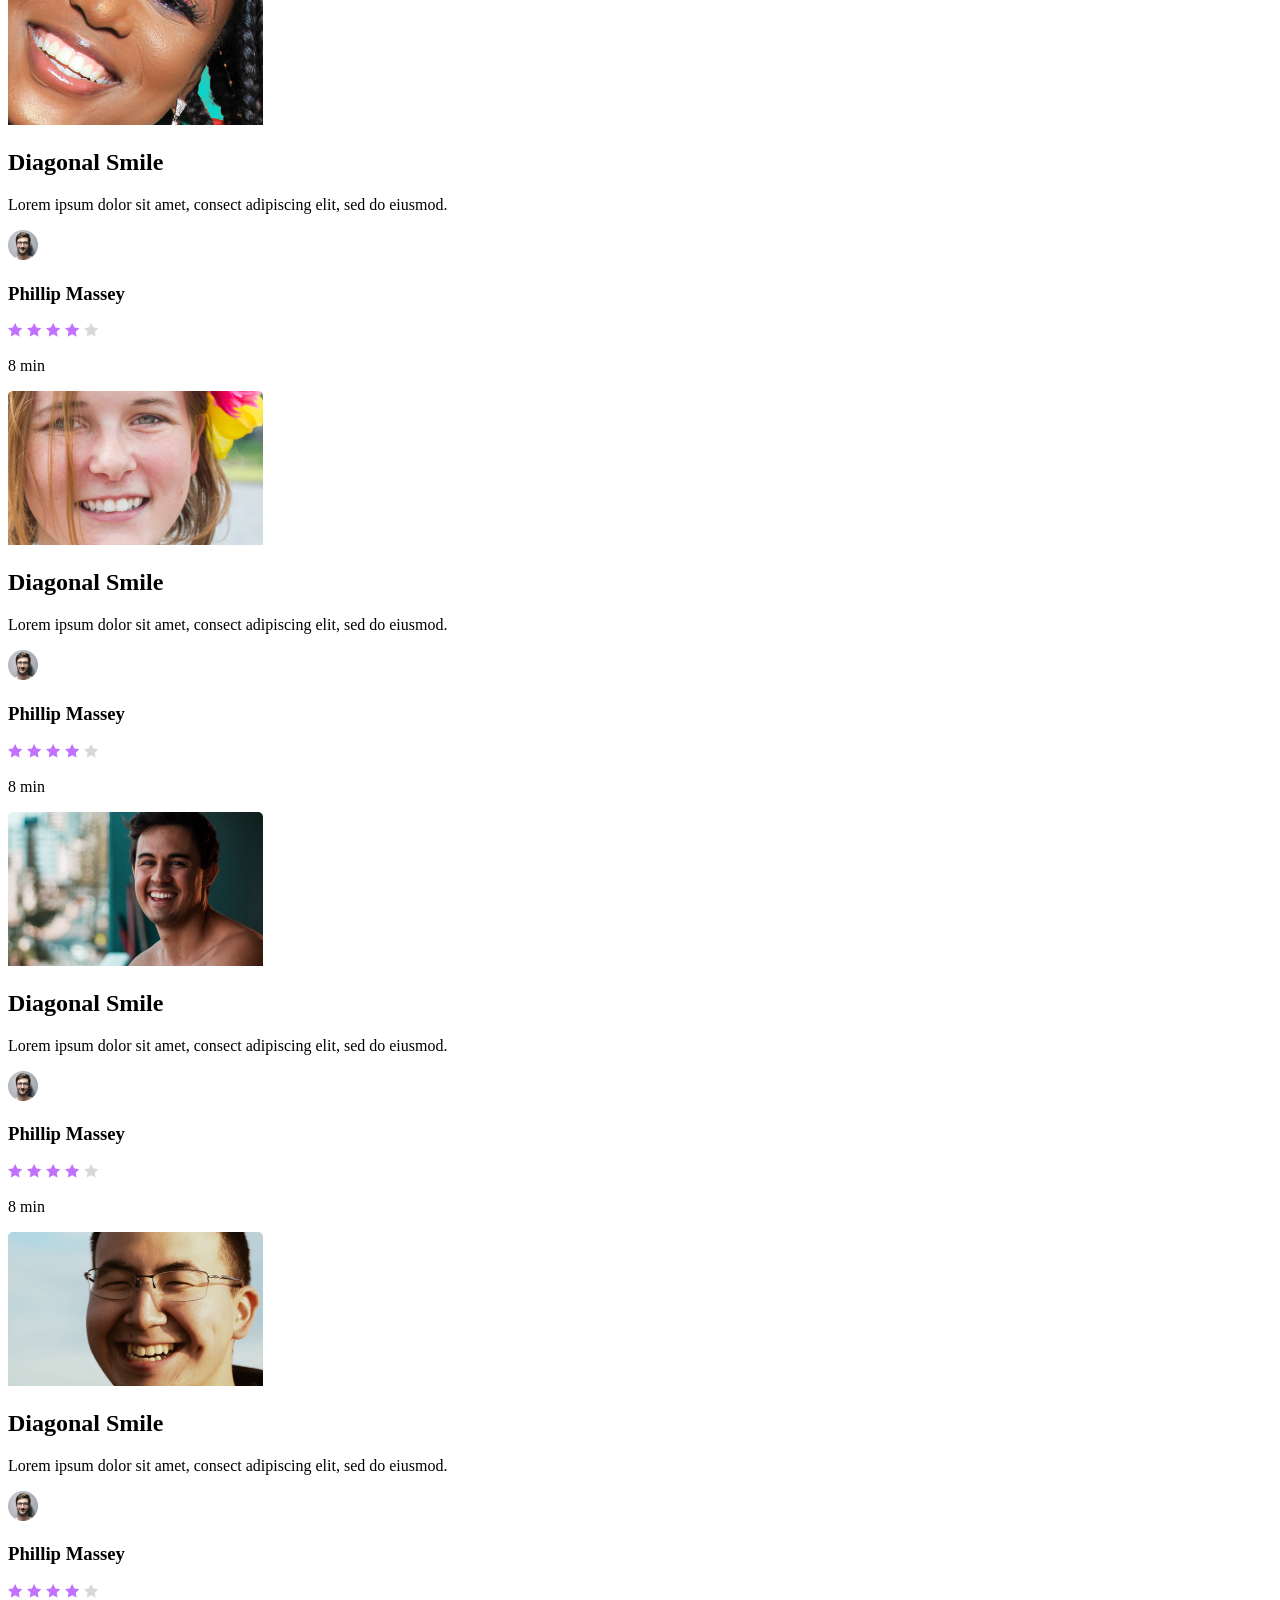
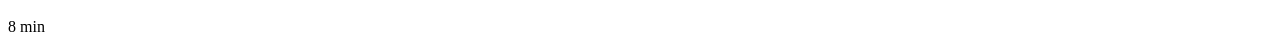
<file: html_advanced/task_4/index.html>
<!DOCTYPE html>
<html lang="en">
<head>
    <meta charset="UTF-8">
    <meta name="viewport" content="width=device-width, initial-scale=1.0">
    <title>Document</title>
</head>
<body>
    <header>
        <a href="#">
            <img src="../images/logo.png" alt="logo">
        </a>
        <nav>
            <a href="#">COURSES</a>
            <a href="#">PRICING</a>
            <a href="#">LOGIN</a>
        </nav>
    </header>
    
    <main>
        <section>
            <div>
                <h1>Get schooled</h1>
                <p>SMILES GRIN LAUGH</p>
                <button>REGISTER FOR FREE</button>
            </div>
            <div>
                <h2>Learn from the pros</h2>

                <div>
                    <div>
                        <img src="../images/avatar.png" alt="Philip Massey picture">
                        <h3>Phillip Massey</h3>
                        <p>« Smile of the year » 2018 - 2019</p>
                    </div>
                    <div>
                        <img src="../images/avatar (1).png" alt="Nanie Lawrence picture">
                        <h3>Nannie Lawrence</h3>
                        <p>Best « little smile » 2017</p>
                    </div>
                    <div>
                        <img src="../images/avatar (2).png" alt="Bruce Walters picture">
                        <h3>Bruce Walters</h3>
                        <p>Best « Friend Smile » live performance 2019</p>
                    </div>
                    <div>
                        <img src="../images/avatar (3).png" alt="Henry Hughes picture">
                        <h3>Henry Hughes</h3>
                        <p>« 24h smiles » winner 2016 - 2019</p>
                    </div>
                </div>
            </div>
        </section>
        <section>
            <div>
                <img src="../images/avatar-4.png" alt="person name picture">
                <div>
                    <blockquote>« Those tutorials are concise and go straight to the point. I can’t think of a better place to learn smiling. And it’s so fun!</blockquote>
                    <p>Person Name</p>
                    <p>weather presenter</p>
                </div>
            </div>
        </section>
        <section>
            <h1>Most popular tutorials</h1>
            <div>
                <div>
                    <img src="../images/preview.png" alt="smile video">
                    <h2>Diagonal Smile</h2>
                    <p>Lorem ipsum dolor sit amet, consect adipiscing elit, sed do eiusmod.</p>
                    <div>
                        <img src="../images/avatar (5).png" alt="author picture">
                        <h3>Phillip Massey</h3>
                    </div>
                    <div>
                        <div>
                            <img src="../images/Star_1.png" alt="full star">
                            <img src="../images/Star_1.png" alt="full star">
                            <img src="../images/Star_1.png" alt="full star">
                            <img src="../images/Star_1.png" alt="full star">
                            <img src="../images/Star_5.png" alt="empty star">
                        </div>
                        <p>8 min</p>
                    </div>
                </div>

                <div>
                    <img src="../images/preview (1).png" alt="smile video">
                    <h2>Diagonal Smile</h2>
                    <p>Lorem ipsum dolor sit amet, consect adipiscing elit, sed do eiusmod.</p>
                    <div>
                        <img src="../images/avatar (5).png" alt="author picture">
                        <h3>Phillip Massey</h3>
                    </div>
                    <div>
                        <div>
                            <img src="../images/Star_1.png" alt="full star">
                            <img src="../images/Star_1.png" alt="full star">
                            <img src="../images/Star_1.png" alt="full star">
                            <img src="../images/Star_1.png" alt="full star">
                            <img src="../images/Star_5.png" alt="empty star">
                        </div>
                        <p>8 min</p>
                    </div>
                </div>
                
                <div>
                    <img src="../images/preview (2).png" alt="smile video">
                    <h2>Diagonal Smile</h2>
                    <p>Lorem ipsum dolor sit amet, consect adipiscing elit, sed do eiusmod.</p>
                    <div>
                        <img src="../images/avatar (5).png" alt="author picture">
                        <h3>Phillip Massey</h3>
                    </div>
                    <div>
                        <div>
                            <img src="../images/Star_1.png" alt="full star">
                            <img src="../images/Star_1.png" alt="full star">
                            <img src="../images/Star_1.png" alt="full star">
                            <img src="../images/Star_1.png" alt="full star">
                            <img src="../images/Star_5.png" alt="empty star">
                        </div>
                        <p>8 min</p>
                    </div>
                </div>

                <div>
                    <img src="../images/preview (3).png" alt="smile video">
                    <h2>Diagonal Smile</h2>
                    <p>Lorem ipsum dolor sit amet, consect adipiscing elit, sed do eiusmod.</p>
                    <div>
                        <img src="../images/avatar (5).png" alt="author picture">
                        <h3>Phillip Massey</h3>
                    </div>
                    <div>
                        <div>
                            <img src="../images/Star_1.png" alt="full star">
                            <img src="../images/Star_1.png" alt="full star">
                            <img src="../images/Star_1.png" alt="full star">
                            <img src="../images/Star_1.png" alt="full star">
                            <img src="../images/Star_5.png" alt="empty star">
                        </div>
                        <p>8 min</p>
                    </div>
                </div>
            </div>
        </section>
    </main>
</body>
</html>
</file>
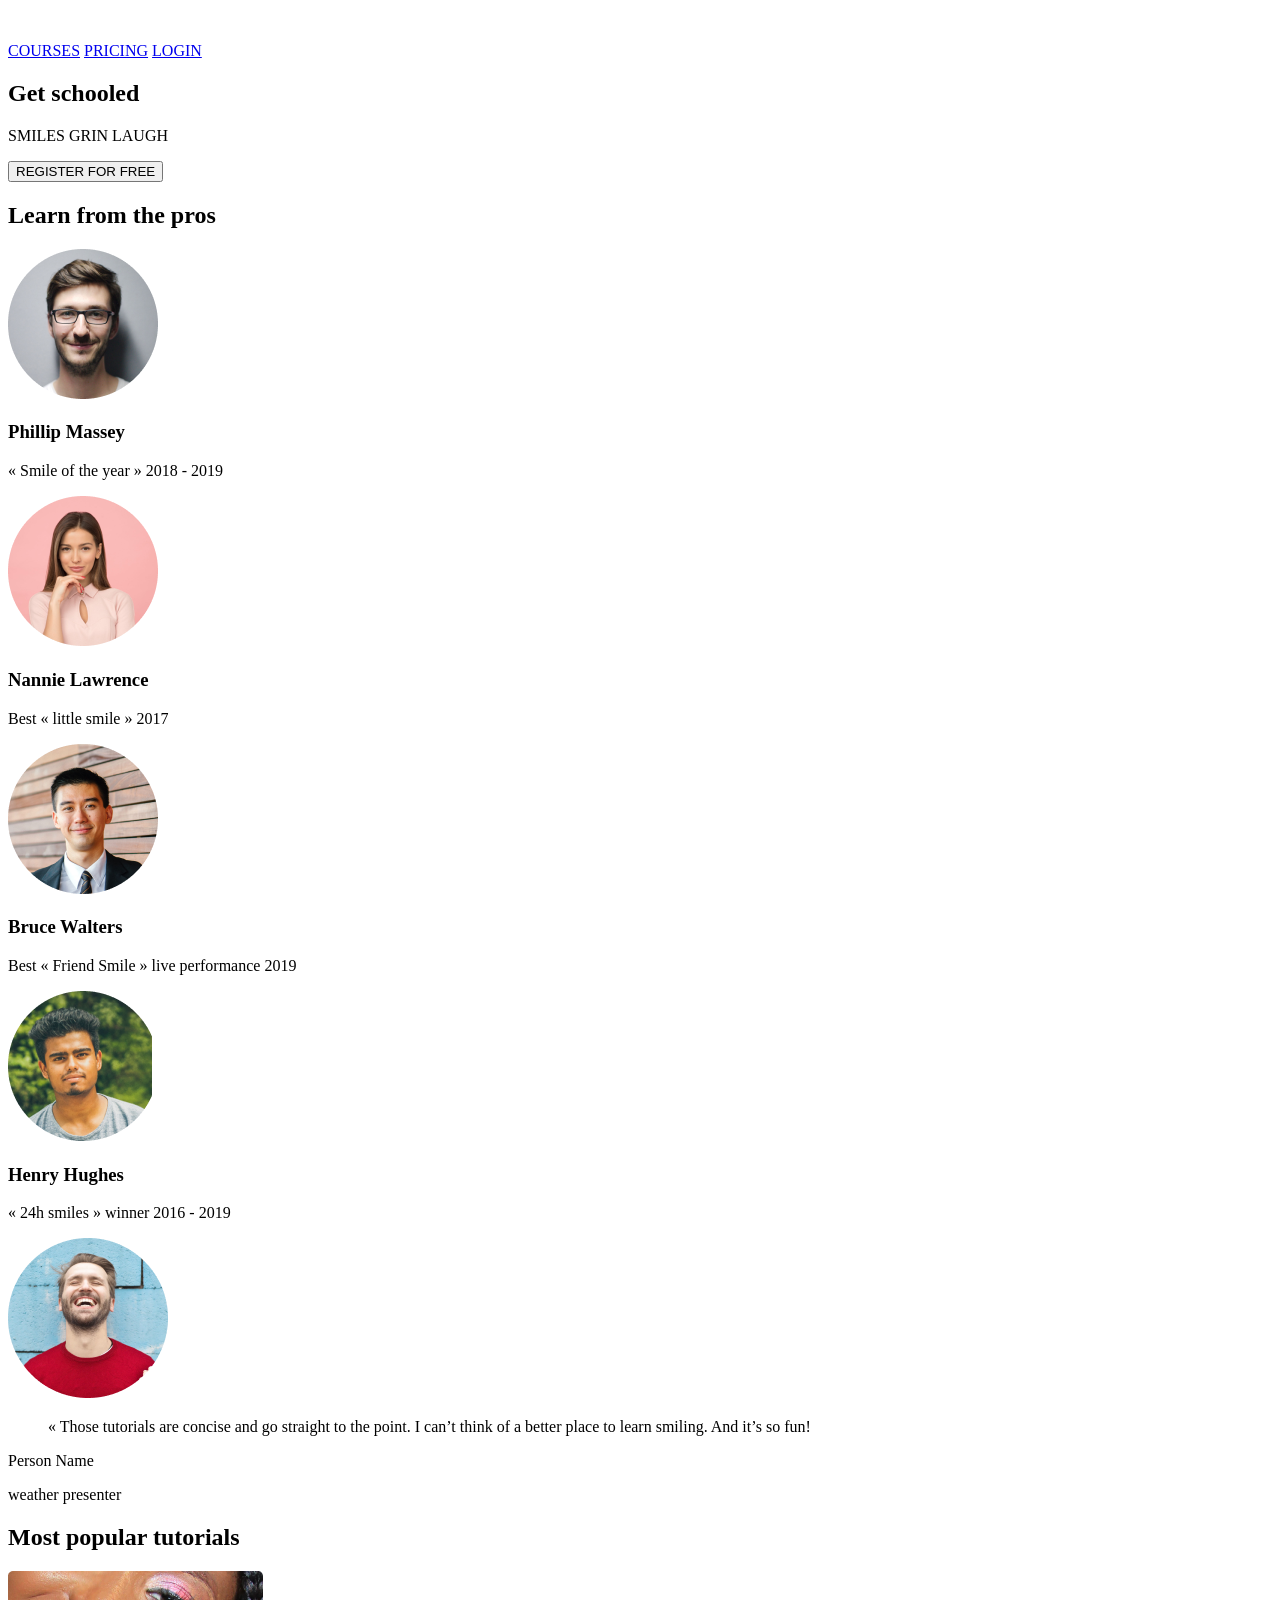
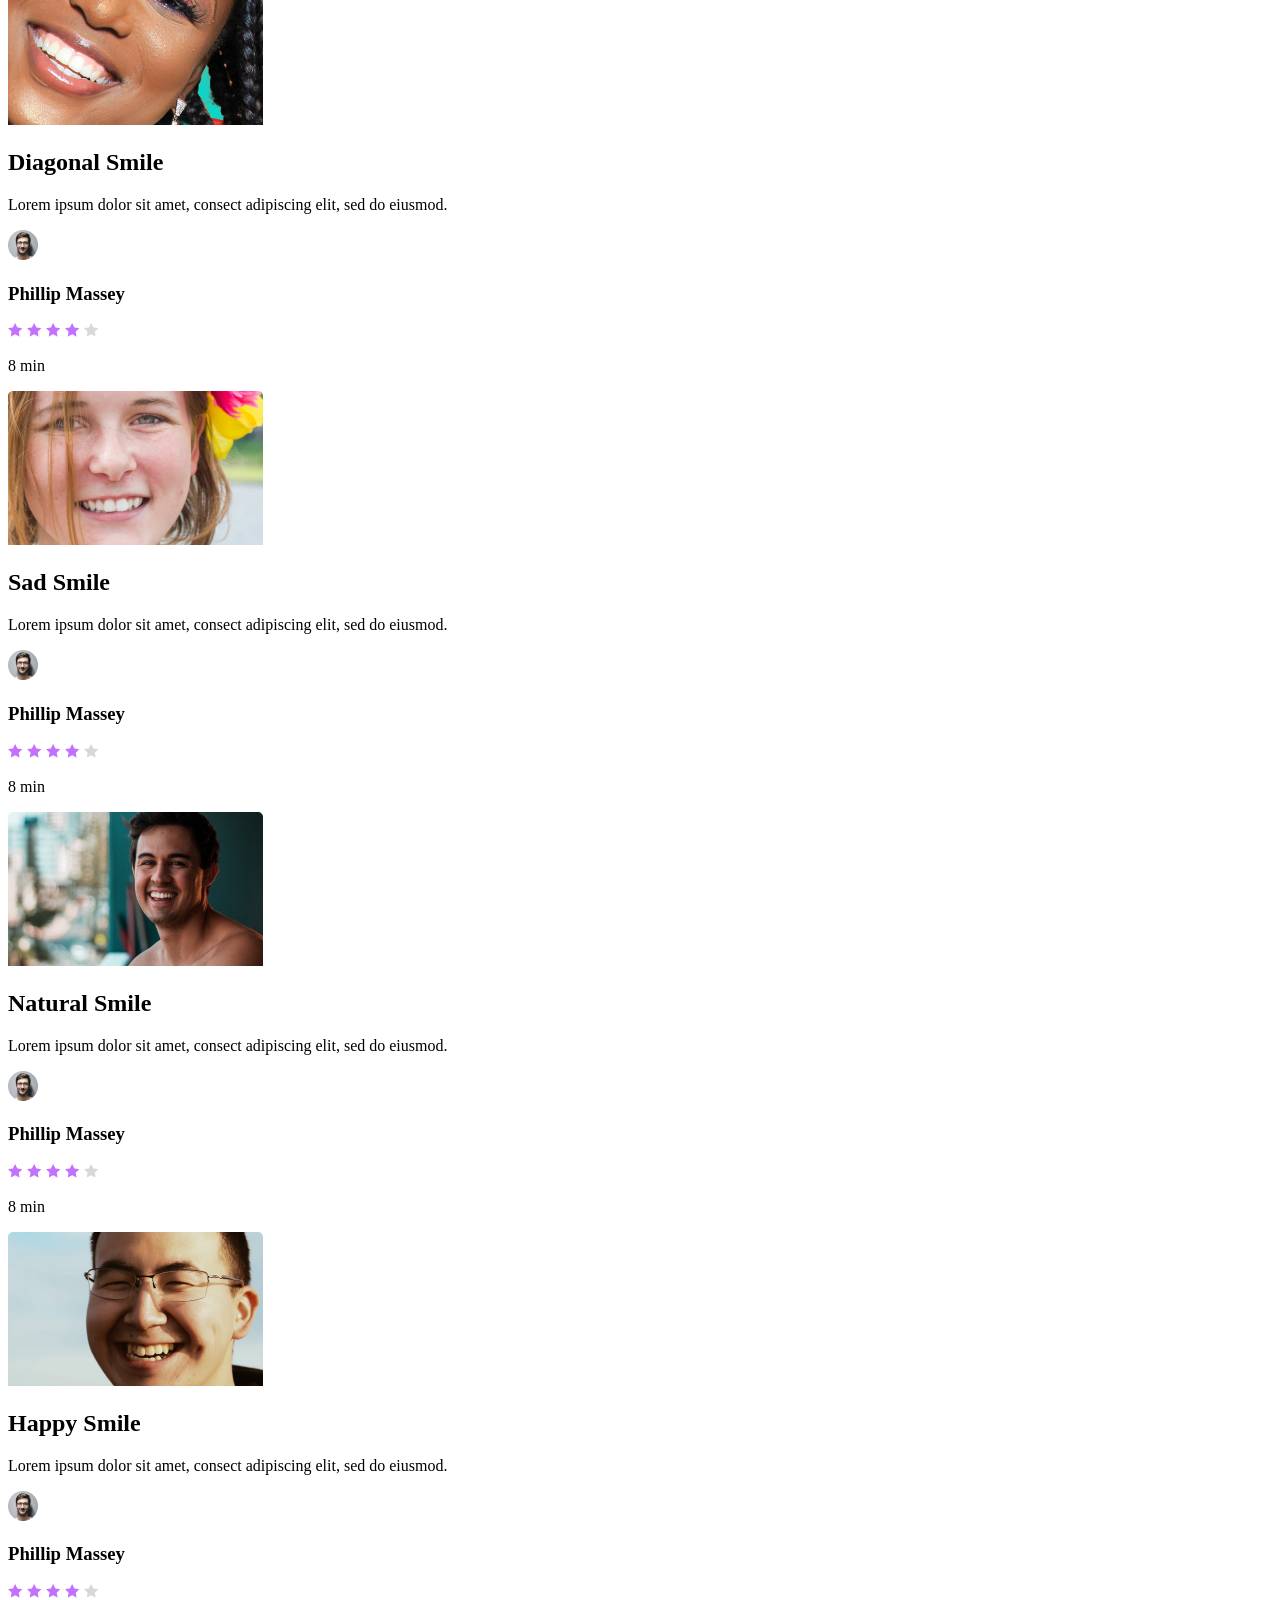
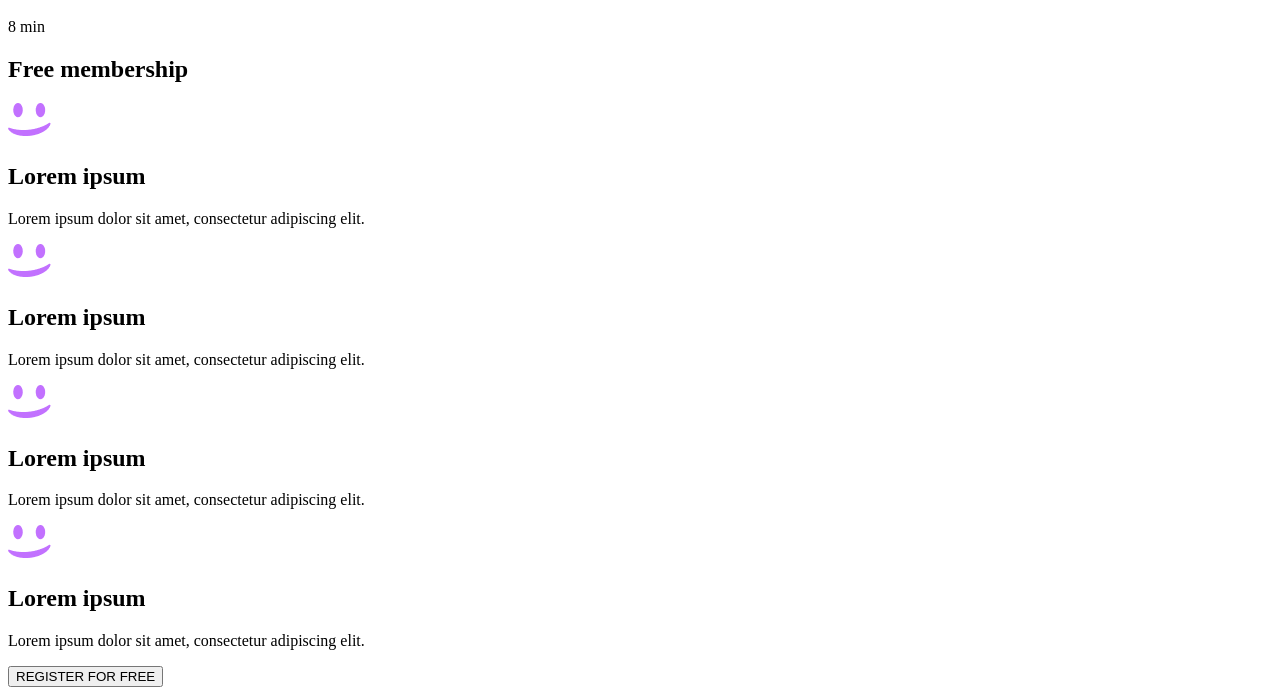
<file: html_advanced/task_5/index.html>
<!DOCTYPE html>
<html lang="en">
<head>
    <meta charset="UTF-8">
    <meta name="viewport" content="width=device-width, initial-scale=1.0">
    <title>Document</title>
</head>
<body>
    <header>
        <a href="#">
            <img src="../images/logo.png" alt="logo">
        </a>
        <nav>
            <a href="#">COURSES</a>
            <a href="#">PRICING</a>
            <a href="#">LOGIN</a>
        </nav>
    </header>
    
    <main>
        <section>
            <div>
                <h1>Get schooled</h1>
                <p>SMILES GRIN LAUGH</p>
                <button>REGISTER FOR FREE</button>
            </div>
            <div>
                <h2>Learn from the pros</h2>

                <div>
                    <div>
                        <img src="../images/avatar.png" alt="Philip Massey picture">
                        <h3>Phillip Massey</h3>
                        <p>« Smile of the year » 2018 - 2019</p>
                    </div>
                    <div>
                        <img src="../images/avatar (1).png" alt="Nanie Lawrence picture">
                        <h3>Nannie Lawrence</h3>
                        <p>Best « little smile » 2017</p>
                    </div>
                    <div>
                        <img src="../images/avatar (2).png" alt="Bruce Walters picture">
                        <h3>Bruce Walters</h3>
                        <p>Best « Friend Smile » live performance 2019</p>
                    </div>
                    <div>
                        <img src="../images/avatar (3).png" alt="Henry Hughes picture">
                        <h3>Henry Hughes</h3>
                        <p>« 24h smiles » winner 2016 - 2019</p>
                    </div>
                </div>
            </div>
        </section>
        <section>
            <div>
                <img src="../images/avatar-4.png" alt="person name picture">
                <div>
                    <blockquote>« Those tutorials are concise and go straight to the point. I can’t think of a better place to learn smiling. And it’s so fun!</blockquote>
                    <p>Person Name</p>
                    <p>weather presenter</p>
                </div>
            </div>
        </section>
        <section>
            <h1>Most popular tutorials</h1>
            <div>
                <div>
                    <img src="../images/preview.png" alt="smile video">
                    <h2>Diagonal Smile</h2>
                    <p>Lorem ipsum dolor sit amet, consect adipiscing elit, sed do eiusmod.</p>
                    <div>
                        <img src="../images/avatar (5).png" alt="author picture">
                        <h3>Phillip Massey</h3>
                    </div>
                    <div>
                        <div>
                            <img src="../images/Star_1.png" alt="full star">
                            <img src="../images/Star_1.png" alt="full star">
                            <img src="../images/Star_1.png" alt="full star">
                            <img src="../images/Star_1.png" alt="full star">
                            <img src="../images/Star_5.png" alt="empty star">
                        </div>
                        <p>8 min</p>
                    </div>
                </div>

                <div>
                    <img src="../images/preview (1).png" alt="smile video">
                    <h2>Sad Smile</h2>
                    <p>Lorem ipsum dolor sit amet, consect adipiscing elit, sed do eiusmod.</p>
                    <div>
                        <img src="../images/avatar (5).png" alt="author picture">
                        <h3>Phillip Massey</h3>
                    </div>
                    <div>
                        <div>
                            <img src="../images/Star_1.png" alt="full star">
                            <img src="../images/Star_1.png" alt="full star">
                            <img src="../images/Star_1.png" alt="full star">
                            <img src="../images/Star_1.png" alt="full star">
                            <img src="../images/Star_5.png" alt="empty star">
                        </div>
                        <p>8 min</p>
                    </div>
                </div>
                
                <div>
                    <img src="../images/preview (2).png" alt="smile video">
                    <h2>Natural Smile</h2>
                    <p>Lorem ipsum dolor sit amet, consect adipiscing elit, sed do eiusmod.</p>
                    <div>
                        <img src="../images/avatar (5).png" alt="author picture">
                        <h3>Phillip Massey</h3>
                    </div>
                    <div>
                        <div>
                            <img src="../images/Star_1.png" alt="full star">
                            <img src="../images/Star_1.png" alt="full star">
                            <img src="../images/Star_1.png" alt="full star">
                            <img src="../images/Star_1.png" alt="full star">
                            <img src="../images/Star_5.png" alt="empty star">
                        </div>
                        <p>8 min</p>
                    </div>
                </div>

                <div>
                    <img src="../images/preview (3).png" alt="smile video">
                    <h2>Happy Smile</h2>
                    <p>Lorem ipsum dolor sit amet, consect adipiscing elit, sed do eiusmod.</p>
                    <div>
                        <img src="../images/avatar (5).png" alt="author picture">
                        <h3>Phillip Massey</h3>
                    </div>
                    <div>
                        <div>
                            <img src="../images/Star_1.png" alt="full star">
                            <img src="../images/Star_1.png" alt="full star">
                            <img src="../images/Star_1.png" alt="full star">
                            <img src="../images/Star_1.png" alt="full star">
                            <img src="../images/Star_5.png" alt="empty star">
                        </div>
                        <p>8 min</p>
                    </div>
                </div>
            </div>
        </section>
        <section>
            <h1>Free membership</h1>
            <div>
                <div>
                    <img src="../images/smile.png" alt="smile">
                    <h2>Lorem ipsum</h2>
                    <p>Lorem ipsum dolor sit amet, consectetur adipiscing elit.</p>
                </div>
            </div>
            <div>
                <div>
                    <img src="../images/smile.png" alt="smile">
                    <h2>Lorem ipsum</h2>
                    <p>Lorem ipsum dolor sit amet, consectetur adipiscing elit.</p>
                </div>
            </div>
            <div>
                <div>
                    <img src="../images/smile.png" alt="smile">
                    <h2>Lorem ipsum</h2>
                    <p>Lorem ipsum dolor sit amet, consectetur adipiscing elit.</p>
                </div>
            </div>
            <div>
                <div>
                    <img src="../images/smile.png" alt="smile">
                    <h2>Lorem ipsum</h2>
                    <p>Lorem ipsum dolor sit amet, consectetur adipiscing elit.</p>
                </div>
            </div>
            <button>REGISTER FOR FREE</button>
        </section>
    </main>
</body>
</html>
</file>
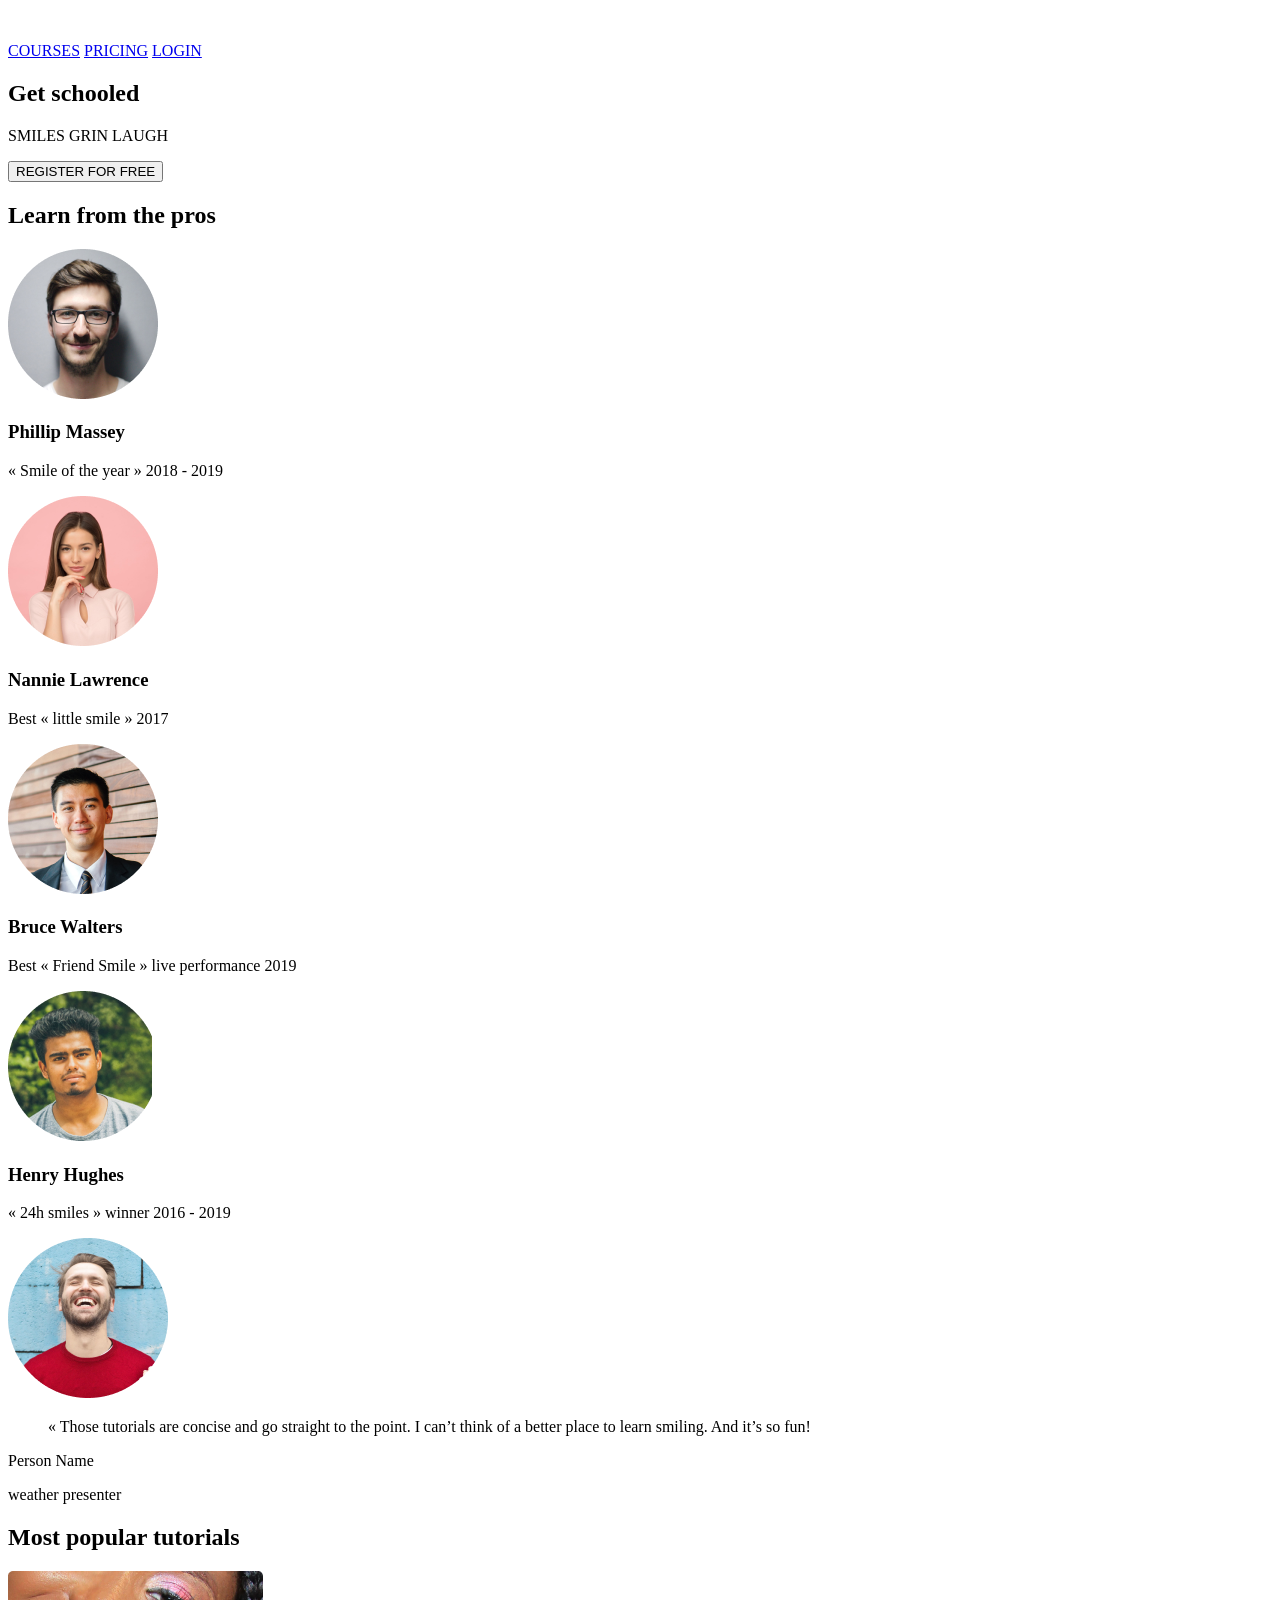
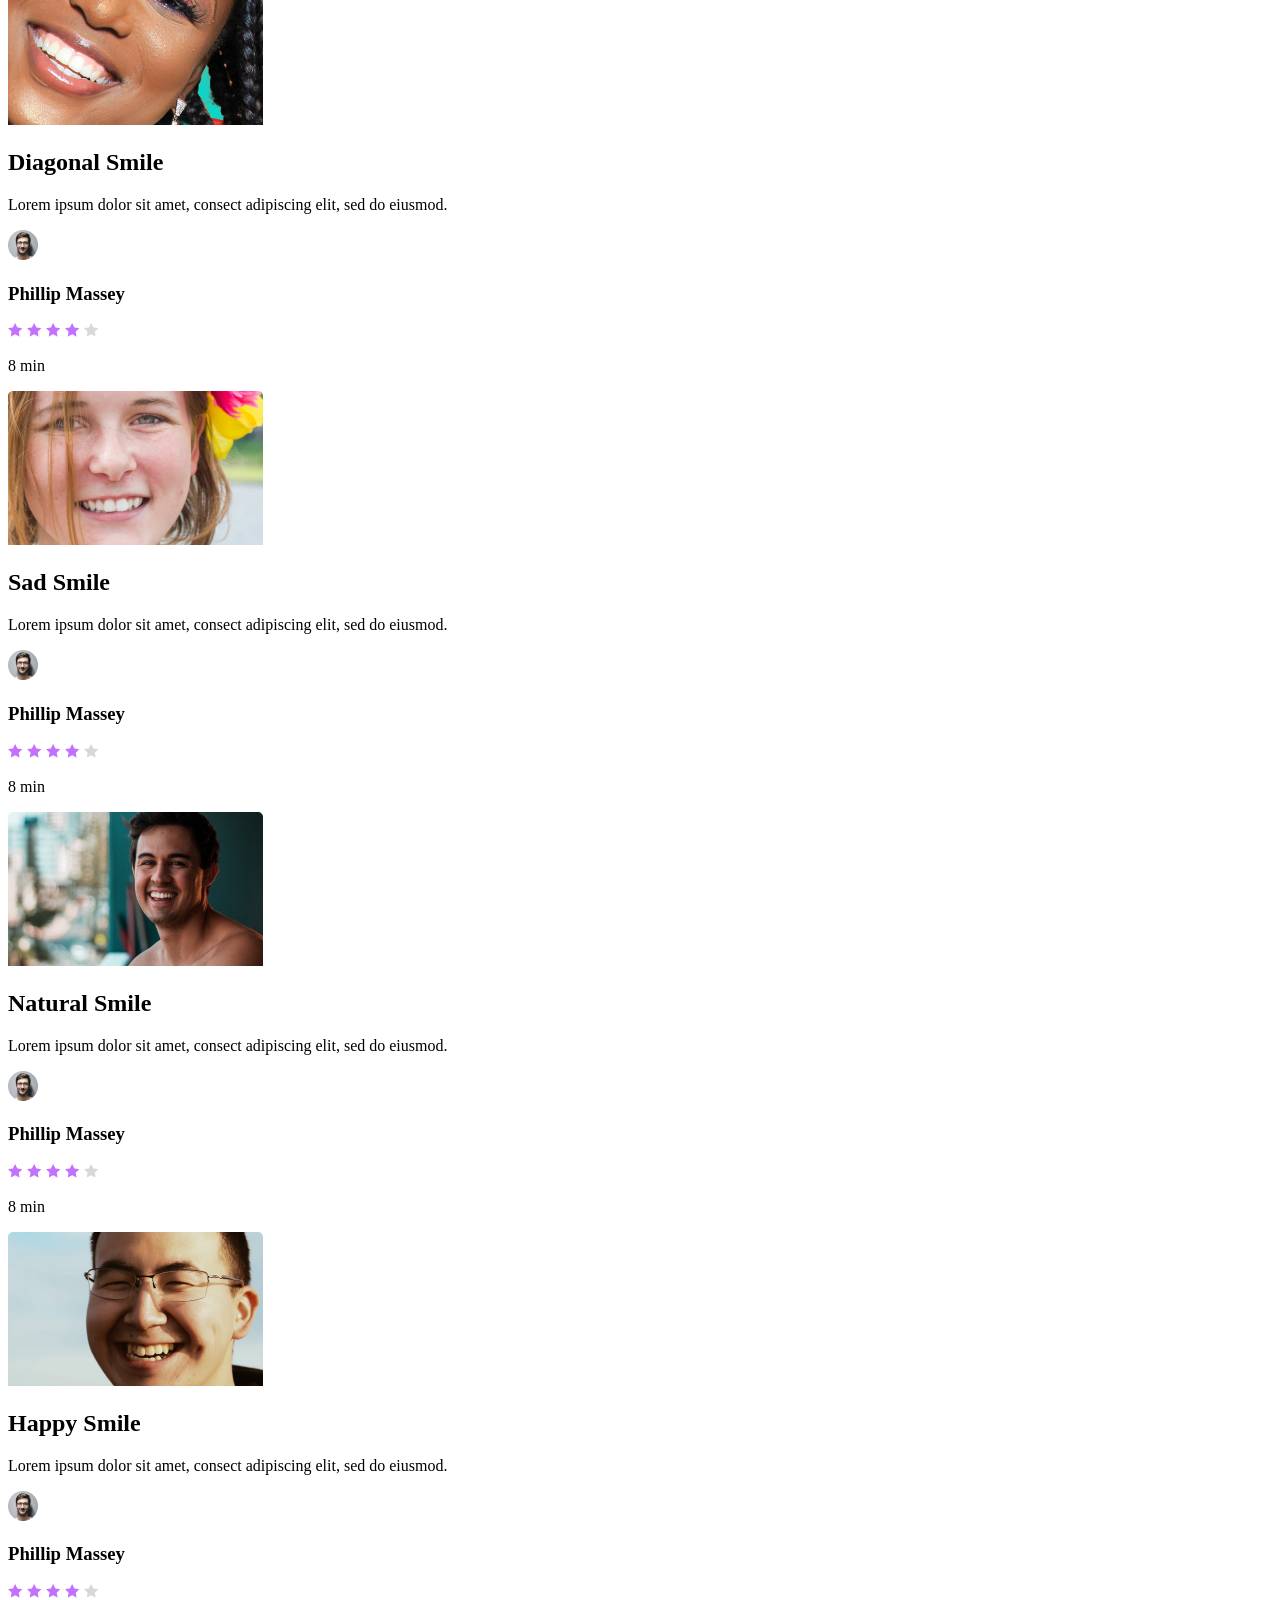
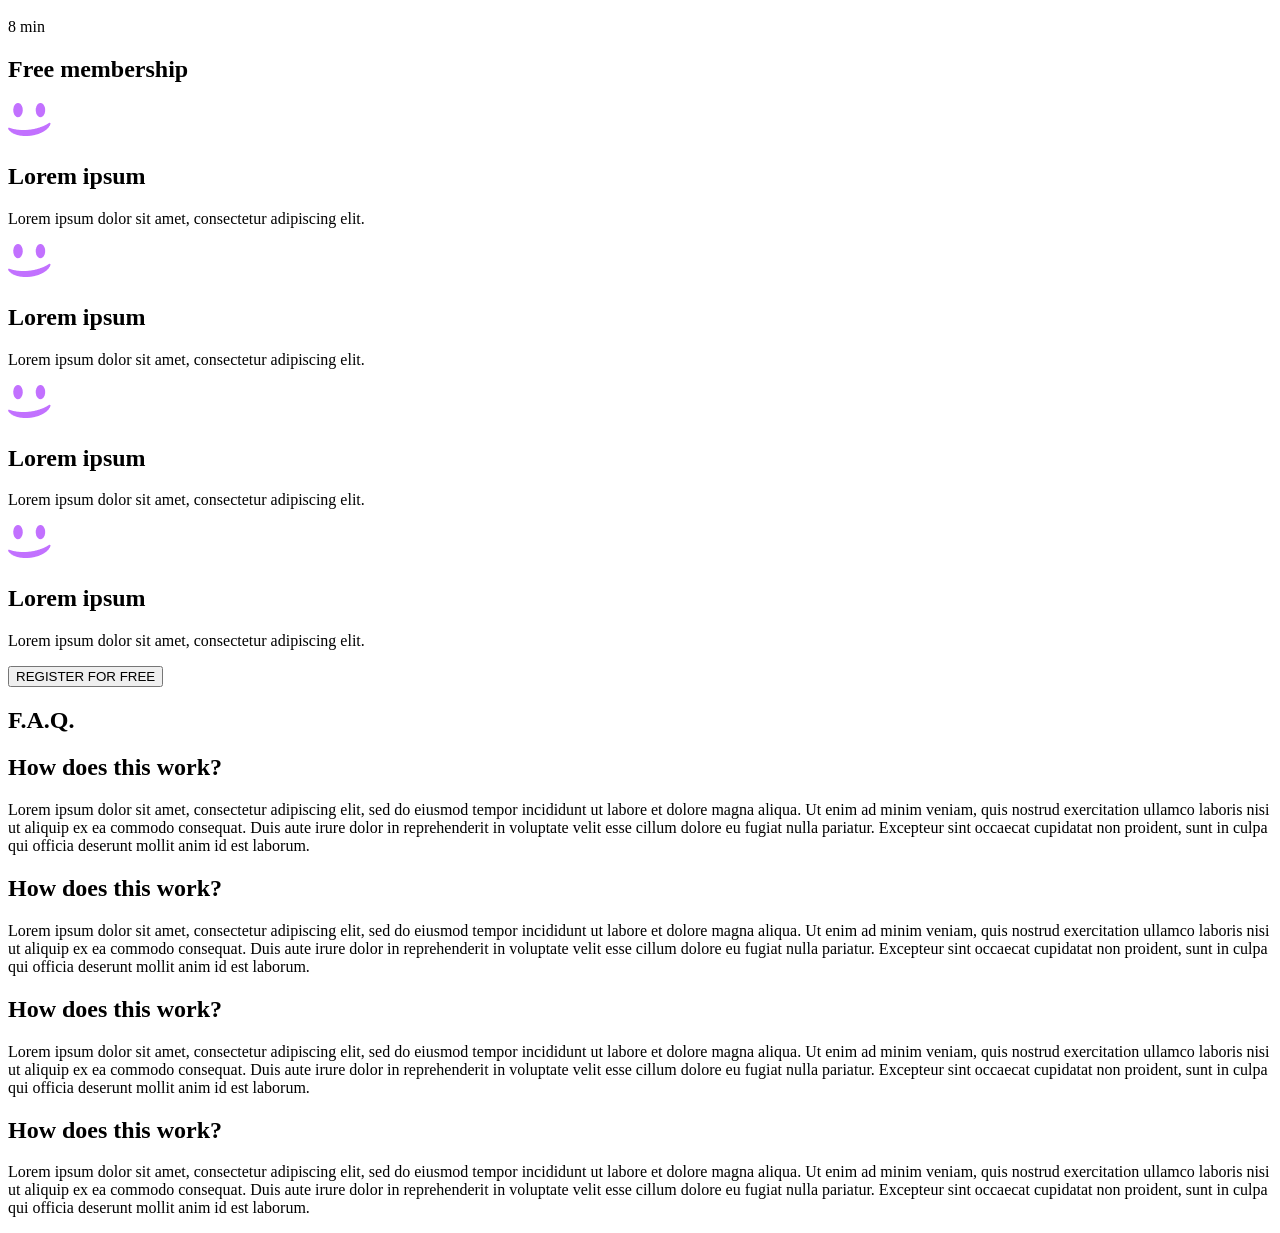
<file: html_advanced/task_6/index.html>
<!DOCTYPE html>
<html lang="en">
<head>
    <meta charset="UTF-8">
    <meta name="viewport" content="width=device-width, initial-scale=1.0">
    <title>Document</title>
</head>
<body>
    <header>
        <a href="#">
            <img src="../images/logo.png" alt="logo">
        </a>
        <nav>
            <a href="#">COURSES</a>
            <a href="#">PRICING</a>
            <a href="#">LOGIN</a>
        </nav>
    </header>
    
    <main>
        <section>
            <div>
                <h1>Get schooled</h1>
                <p>SMILES GRIN LAUGH</p>
                <button>REGISTER FOR FREE</button>
            </div>
            <div>
                <h2>Learn from the pros</h2>

                <div>
                    <div>
                        <img src="../images/avatar.png" alt="Philip Massey picture">
                        <h3>Phillip Massey</h3>
                        <p>« Smile of the year » 2018 - 2019</p>
                    </div>
                    <div>
                        <img src="../images/avatar (1).png" alt="Nanie Lawrence picture">
                        <h3>Nannie Lawrence</h3>
                        <p>Best « little smile » 2017</p>
                    </div>
                    <div>
                        <img src="../images/avatar (2).png" alt="Bruce Walters picture">
                        <h3>Bruce Walters</h3>
                        <p>Best « Friend Smile » live performance 2019</p>
                    </div>
                    <div>
                        <img src="../images/avatar (3).png" alt="Henry Hughes picture">
                        <h3>Henry Hughes</h3>
                        <p>« 24h smiles » winner 2016 - 2019</p>
                    </div>
                </div>
            </div>
        </section>
        <section>
            <div>
                <img src="../images/avatar-4.png" alt="person name picture">
                <div>
                    <blockquote>« Those tutorials are concise and go straight to the point. I can’t think of a better place to learn smiling. And it’s so fun!</blockquote>
                    <p>Person Name</p>
                    <p>weather presenter</p>
                </div>
            </div>
        </section>
        <section>
            <h1>Most popular tutorials</h1>
            <div>
                <div>
                    <img src="../images/preview.png" alt="smile video">
                    <h2>Diagonal Smile</h2>
                    <p>Lorem ipsum dolor sit amet, consect adipiscing elit, sed do eiusmod.</p>
                    <div>
                        <img src="../images/avatar (5).png" alt="author picture">
                        <h3>Phillip Massey</h3>
                    </div>
                    <div>
                        <div>
                            <img src="../images/Star_1.png" alt="full star">
                            <img src="../images/Star_1.png" alt="full star">
                            <img src="../images/Star_1.png" alt="full star">
                            <img src="../images/Star_1.png" alt="full star">
                            <img src="../images/Star_5.png" alt="empty star">
                        </div>
                        <p>8 min</p>
                    </div>
                </div>

                <div>
                    <img src="../images/preview (1).png" alt="smile video">
                    <h2>Sad Smile</h2>
                    <p>Lorem ipsum dolor sit amet, consect adipiscing elit, sed do eiusmod.</p>
                    <div>
                        <img src="../images/avatar (5).png" alt="author picture">
                        <h3>Phillip Massey</h3>
                    </div>
                    <div>
                        <div>
                            <img src="../images/Star_1.png" alt="full star">
                            <img src="../images/Star_1.png" alt="full star">
                            <img src="../images/Star_1.png" alt="full star">
                            <img src="../images/Star_1.png" alt="full star">
                            <img src="../images/Star_5.png" alt="empty star">
                        </div>
                        <p>8 min</p>
                    </div>
                </div>
                
                <div>
                    <img src="../images/preview (2).png" alt="smile video">
                    <h2>Natural Smile</h2>
                    <p>Lorem ipsum dolor sit amet, consect adipiscing elit, sed do eiusmod.</p>
                    <div>
                        <img src="../images/avatar (5).png" alt="author picture">
                        <h3>Phillip Massey</h3>
                    </div>
                    <div>
                        <div>
                            <img src="../images/Star_1.png" alt="full star">
                            <img src="../images/Star_1.png" alt="full star">
                            <img src="../images/Star_1.png" alt="full star">
                            <img src="../images/Star_1.png" alt="full star">
                            <img src="../images/Star_5.png" alt="empty star">
                        </div>
                        <p>8 min</p>
                    </div>
                </div>

                <div>
                    <img src="../images/preview (3).png" alt="smile video">
                    <h2>Happy Smile</h2>
                    <p>Lorem ipsum dolor sit amet, consect adipiscing elit, sed do eiusmod.</p>
                    <div>
                        <img src="../images/avatar (5).png" alt="author picture">
                        <h3>Phillip Massey</h3>
                    </div>
                    <div>
                        <div>
                            <img src="../images/Star_1.png" alt="full star">
                            <img src="../images/Star_1.png" alt="full star">
                            <img src="../images/Star_1.png" alt="full star">
                            <img src="../images/Star_1.png" alt="full star">
                            <img src="../images/Star_5.png" alt="empty star">
                        </div>
                        <p>8 min</p>
                    </div>
                </div>
            </div>
        </section>
        <section>
            <h1>Free membership</h1>
            <div>
                <div>
                    <img src="../images/smile.png" alt="smile">
                    <h2>Lorem ipsum</h2>
                    <p>Lorem ipsum dolor sit amet, consectetur adipiscing elit.</p>
                </div>
            </div>
            <div>
                <div>
                    <img src="../images/smile.png" alt="smile">
                    <h2>Lorem ipsum</h2>
                    <p>Lorem ipsum dolor sit amet, consectetur adipiscing elit.</p>
                </div>
            </div>
            <div>
                <div>
                    <img src="../images/smile.png" alt="smile">
                    <h2>Lorem ipsum</h2>
                    <p>Lorem ipsum dolor sit amet, consectetur adipiscing elit.</p>
                </div>
            </div>
            <div>
                <div>
                    <img src="../images/smile.png" alt="smile">
                    <h2>Lorem ipsum</h2>
                    <p>Lorem ipsum dolor sit amet, consectetur adipiscing elit.</p>
                </div>
            </div>
            <button>REGISTER FOR FREE</button>
        </section>
        <section>
            <h1>F.A.Q.</h1>
            <div class="row">
                <div class="item">
                    <h2>How does this work?</h2>
                    <p>Lorem ipsum dolor sit amet, consectetur adipiscing elit, sed do eiusmod tempor incididunt ut labore et dolore magna aliqua. Ut enim ad minim veniam, quis nostrud exercitation ullamco laboris nisi ut aliquip ex ea commodo consequat. Duis aute irure dolor in reprehenderit in voluptate velit esse cillum dolore eu fugiat nulla pariatur. Excepteur sint occaecat cupidatat non proident, sunt in culpa qui officia deserunt mollit anim id est laborum.</p>
                </div>
                <div class="item">
                    <h2>How does this work?</h2>
                    <p>Lorem ipsum dolor sit amet, consectetur adipiscing elit, sed do eiusmod tempor incididunt ut labore et dolore magna aliqua. Ut enim ad minim veniam, quis nostrud exercitation ullamco laboris nisi ut aliquip ex ea commodo consequat. Duis aute irure dolor in reprehenderit in voluptate velit esse cillum dolore eu fugiat nulla pariatur. Excepteur sint occaecat cupidatat non proident, sunt in culpa qui officia deserunt mollit anim id est laborum.</p>
                </div>
            </div>
            <div class="row">
                <div class="item">
                    <h2>How does this work?</h2>
                    <p>Lorem ipsum dolor sit amet, consectetur adipiscing elit, sed do eiusmod tempor incididunt ut labore et dolore magna aliqua. Ut enim ad minim veniam, quis nostrud exercitation ullamco laboris nisi ut aliquip ex ea commodo consequat. Duis aute irure dolor in reprehenderit in voluptate velit esse cillum dolore eu fugiat nulla pariatur. Excepteur sint occaecat cupidatat non proident, sunt in culpa qui officia deserunt mollit anim id est laborum.</p>
                </div>
                <div class="item">
                    <h2>How does this work?</h2>
                    <p>Lorem ipsum dolor sit amet, consectetur adipiscing elit, sed do eiusmod tempor incididunt ut labore et dolore magna aliqua. Ut enim ad minim veniam, quis nostrud exercitation ullamco laboris nisi ut aliquip ex ea commodo consequat. Duis aute irure dolor in reprehenderit in voluptate velit esse cillum dolore eu fugiat nulla pariatur. Excepteur sint occaecat cupidatat non proident, sunt in culpa qui officia deserunt mollit anim id est laborum.</p>
                </div>
            </div>
        </section>
    </main>
</body>
</html>
</file>
<file: styles.css>
body {
    margin: 0;
    font-family: "Source Sans Pro", Helvetica, sans-serif;
}

/* ==================== HEADER + FIRST SECTIONS TASK 2 ================================= */
/* HEADER */
header {
    position: absolute;
    top: 35px;
    left: 0;
    width: 100%;
    z-index: 10;
    display: flex;
    justify-content: space-between;
    align-items: center;
    padding: 0 171px;
    box-sizing: border-box;
}

header a img {
    display: block;
    width: 167px;
    height: auto;
}

header nav {
    display: flex;
    gap: 52px;
}

header nav a {
    text-decoration: none;
    color: #ffffff;
    font-size: 12px;
    font-weight: 700;
}

/* SECTION HERO */
.main-part {
    width: 100%;
    min-height: 1093px;
    margin: 0 auto;
    box-sizing: border-box;
    text-align: center;
    color: #ffffff;
    background-image: linear-gradient(
        to bottom,
        rgba(7, 22, 41, 0.28) 0%,
        rgba(7, 22, 41, 0.48) 70%,
        rgba(7, 22, 41, 0.8) 100%
    ), url("images/background.png");
    background-size: cover;
    background-repeat: no-repeat;
    background-position: center top;
    padding-top: 220px;
}

/* MAIN TITLE */
.main-part h1 {
    font-weight: 700;
    font-size: 120px;
    margin: 0;
    line-height: 1;
}

/* sub-title */
.main-part > div:first-child > p {
    margin: 38px 0;
    font-size: 16px;
    font-weight: 700;
    letter-spacing: 0;
    word-spacing: 52px;
    text-transform: uppercase;
}

/* main button */
.main-part > div:first-child button {
    width: 162px;
    height: 44px;
    background-color: #c271ff;
    border-radius: 22px;
    color: #ffffff;
    font-weight: 600;
    font-size: 14px;
    border: none;
    box-shadow: 0 2px 20px rgba(0, 0, 0, 0.5);
    cursor: pointer;
}

.main-part h2 {
    margin: 168px 0 70px;
    font-weight: 300;
    font-size: 32px;
}

/* Grill pros */
.main-part .pros {
    width: 1009px;
    margin: 58px auto 0;
    display: flex;
    justify-content: space-between;
    align-items: flex-start;
    gap: 0;
}

.main-part .pros .pro {
    width: 150px;
    text-align: center;
}

.main-part .pros img {
    width: 150px;
    height: 150px;
    border-radius: 50%;
    object-fit: cover;
    margin-bottom: 16px;
}

.main-part .pros h3 {
    font-weight: 700;
    font-size: 14px;
    margin: 0 0 8px;
}

.main-part .pro p {
    width: 100%;
    top: calc(50.00% + 165px);
    left: 0;
    font-family: "Source Sans Pro-Italic", Helvetica;
    font-weight: 400;
    font-style: italic;
    color: #ffffff;
    font-size: 16px;
    text-align: center;
    letter-spacing: 0;
    line-height: 24px;
}

/* ==================== QUOTE SECTION TASK 3 ================================= */
main section:nth-of-type(2) {
    background-color: #c170ff;
    padding: 80px 0;
}

/* Contenair */
main section:nth-of-type(2) > div {
    width: 900px;
    margin: 0 auto;
    display: flex;
    align-items: center;
    gap: 50px;
}

/* Image avatar */
main section:nth-of-type(2) img {
    width: 160px;
    height: 160px;
    border-radius: 50%;
}

/* Texte */
main section:nth-of-type(2) blockquote {
    font-family: "Source Sans Pro", Helvetica;
    font-size: 22px;
    line-height: 1.5;
    color: #ffffff;
    margin-bottom: 20px;
    margin: 0;
}

/* Name */
main section:nth-of-type(2) p:first-of-type {
    font-weight: 700;
    font-size: 18px;
    color: #ffffff;
    margin-bottom: 5px;
    margin: 0;
}

/* Job */
main section:nth-of-type(2) p:last-of-type {
    font-style: italic;
    font-size: 16px;
    color: #ffffff;
    margin: 0;
}

main section:nth-of-type(2) > div > div {
    display: flex;
    flex-direction: column;
    justify-content: center;
    gap: 10px;
}

/* ==================== VIDEO LIST SECTION TASK 4 ================================= */

/* Section */
main section:nth-of-type(3) {
    padding: 80px 0;
    text-align: center;
}

/* Title */
main section:nth-of-type(3) h1 {
    font-size: 32px;
    margin-bottom: 50px;
}

/* Contenair of cards */
main section:nth-of-type(3) > div {
    width: 1200px;
    margin: 0 auto;
    display: flex;
    justify-content: space-between;
    gap: 20px;
}

/* Card container for play button overlay */
main section:nth-of-type(3) > div > div {
    position: relative;
}

main section:nth-of-type(3) > div > div::after {
    content: '';
    position: absolute;
    top: 0;
    left: 0;
    right: 0;
    bottom: auto;
    width: 100%;
    padding-bottom: 62.5%;
    background-image: url('images/play.png');
    background-size: 64px 64px;
    background-repeat: no-repeat;
    background-position: center;
    pointer-events: none;
}

/* one card */
main section:nth-of-type(3) > div > div > div:first-of-type img {
    width: 30px;
    height: 30px;
    border-radius: 50%;   /* rond */
    object-fit: cover;
}

/* Image preview */
main section:nth-of-type(3) img:first-child {
    width: 100%;
    border-radius: 5px;
    margin-bottom: 10px;
}

/* Video title */
main section:nth-of-type(3) h2 {
    font-size: 16px;
    margin-bottom: 10px;
}

/* Description */
main section:nth-of-type(3) p {
    font-size: 14px;
    color: #666;
    margin-bottom: 10px;
}

/* Author */
main section:nth-of-type(3) > div > div > div:first-of-type {
    display: flex;
    align-items: center;
    gap: 10px;
}

main section:nth-of-type(3) h3 {
    font-size: 14px;
    color: #c170ff;
}

/* Rating + duration */
main section:nth-of-type(3) > div > div > div:last-of-type {
    display: flex;
    align-items: center;
    width: 89.8%;
    margin-left: 5.1%;
    margin-top: 8px;
}

/* Star */
main section:nth-of-type(3) > div > div > div:last-of-type div {
    display: flex;
    gap: 4px;
    width: 41.96%;
}

main section:nth-of-type(3) > div > div > div:last-of-type img {
    width: 15px;
    height: 15px;
}

main section:nth-of-type(3) > div > div > div:last-of-type p {
    margin: 0 0 0 auto;
    width: 13.33%;
    text-align: right;
    white-space: nowrap;
    color: #c271ff;
    font-size: 14px;
    font-weight: 600;
}

/* ====================MENBERSHIP SECTION TASK 5 ================================= */

main section:nth-of-type(4) {
    background: #071629;
    padding: 70px 80px 85px;
    display: grid;
    grid-template-columns: repeat(4, 1fr);
    row-gap: 60px;
    column-gap: 40px;
    text-align: center;
}

main section:nth-of-type(4) > h1 {
    grid-column: 1 / -1;
    margin: 0;
    color: #fff;
    font-size: 32px;
    font-weight: 300;
}
.highlight {
    color: #c271ff;
    font-weight: 700;
}

main section:nth-of-type(4) > div {
    display: flex;
    justify-content: center;
}

main section:nth-of-type(4) > div > div {
    width: 160px;
    display: flex;
    flex-direction: column;
    align-items: center;
    text-align: center;
}

main section:nth-of-type(4) > div > div img {
    width: 44px;
    height: 35px;
    margin-bottom: 16px;
}

main section:nth-of-type(4) > div > div h2 {
    margin: 0 0 10px;
    color: #ffffff;
    font-size: 18px;
    font-weight: 600;
    line-height: 1.2;
}

main section:nth-of-type(4) > div > div p {
    margin: 0 auto;
    width: 142px;
    color: rgba(255, 255, 255, 0.75);
    font-size: 11px;
    font-weight: 400;
    line-height: 26px; 
}

main section:nth-of-type(4) > button {
    grid-column: 1 / -1;
    justify-self: center;
    width: 162px;
    height: 44px;
    border: 0;
    border-radius: 22px;
    background: #c271ff;
    color: #fff;
    font-size: 14px;
    font-weight: 600;
}

/* ==================== FAQ TASK 6 ================================= */

main section:nth-of-type(5) {
    max-width: 1000px;
    margin: 0 auto 80px;
    padding: 60px 20px 0;
}

main section:nth-of-type(5) > h1 {
    text-align: center;
    width: 100%;
    font-family: "Source Sans Pro-light", Helvetica, sans-serif;
    font-weight: 300;
    font-size: 40px;
    margin: 0 0 56px;
    letter-spacing: 0;
    color: #071629;
    line-height: 1.1;
}

.row {
    display: flex;
    flex-direction: row;
    justify-content: center;
    width: 100%;
    align-items: flex-start;
    gap: 140px;
}

.row .item {
    padding: 0;
    flex: 0 0 350px;
    max-width: 350px;
}

.row .item h2 {
    position: relative;
    font-family: "Source Sans Pro-bold", Helvetica, sans-serif;
    font-weight: 700;
    font-size: 30px;
    letter-spacing: 0;
    color: #071629;
    margin: 0 0 30px;
    text-align: left;
}

.row .item p {
    position: relative;
    font-family: "Source Sans Pro-Regular", Helvetica, sans-serif;
    font-weight: 400;
    font-size: 13px;
    color: #07162980;
    letter-spacing: 0;
    line-height: 24px;
    margin: 0;
    max-width: 345px;
    text-align: left;
}

main section:nth-of-type(5) .row + .row {
  margin-top: 90px;
}

/* ====================FOOTER SECTION TASK 7 ================================= */

footer {
    background-color: #071629;
    width: 1440px;
    height: 249px;
}

footer > div {
    width: 1100px;
    margin: 0 auto;
    padding: 95px 0 35px;
}

footer > div > div {
    display: flex;
    justify-content: space-between;
    align-items: center;
    margin-bottom: 55px;
}

footer > div > div > img {
    width: 170px;
    height: auto;
    display: block;
}

footer > div > div > div {
    display: flex;
    align-items: center;
    gap: 18px;
}

footer > div > div > div a {
    display: inline-flex;
}

footer > div > div > div a img {
    width: 30px;
    height: 30px;
    display: block;
}

footer p {
    margin: 35px 0 0;
    text-align: center;
    font-size: 12px;
    color: rgba(255, 255, 255, 0.35);
}
</file>
<file: css_advanced/task_2/styles.css>
body {
    margin: 0;
    font-family: "Source Sans Pro", Helvetica, sans-serif;
}

/* ==================== HEADER + FIRST SECTIONS TASK 2 ================================= */
/* HEADER */
header {
    position: absolute;
    background: transparent;
    top: 35px;
    left: 0;
    width: 100%;
    z-index: 10;
    display: flex;
    justify-content: space-between;
    align-items: center;
    padding: 0 150px;
    box-sizing: border-box;
    height: 29px;
}

header a img {
    display: block;
    width: 167px;
    height: auto;
}

header nav {
    display: flex;
    gap: 52px;
}

header nav a {
    text-decoration: none;
    color: #ffffff;
    font-size: 12px;
    font-weight: 700;
    text-transform: uppercase;
}

/* SECTION HERO */
.main-part {
    width: 100%;
    min-height: 1093px;
    margin: 0 auto;
    box-sizing: border-box;
    text-align: center;
    color: #ffffff;
    background-image: radial-gradient(
        circle,
        rgba(7, 22, 41, 0.3) 0%,
        rgba(7, 22, 41, 0.7) 60%,
        rgba(7, 22, 41, 1) 100%
    ),
    url("../images/background.png");
    background-size: cover;
    background-repeat: no-repeat;
    background-position: center;
    padding-top: 220px;
}

/* MAIN TITLE */
.main-part h1 {
    font-weight: 700;
    font-size: 120px;
    margin: 0;
    line-height: 1;
}

/* sub-title */
.main-part > div:first-child > p {
    margin: 38px 0;
    font-size: 16px;
    font-weight: 700;
    letter-spacing: 0;
    word-spacing: 52px;
    text-transform: uppercase;
}

/* main button */
.main-part > div:first-child button {
    width: 162px;
    height: 44px;
    background-color: #c271ff;
    border-radius: 22px;
    color: #ffffff;
    font-weight: 600;
    font-size: 14px;
    border: none;
    box-shadow: 0 2px 20px rgba(0, 0, 0, 0.5);
    cursor: pointer;
}

.main-part h2 {
    margin: 168px 0 70px;
    font-weight: 300;
    font-size: 32px;
}

/* Grill pros */
.main-part .pros {
    width: 1009px;
    margin: 58px auto 0;
    display: flex;
    justify-content: space-between;
    align-items: flex-start;
    gap: 0;
}

.main-part .pros .pro {
    width: 150px;
    text-align: center;
}

.main-part .pros img {
    width: 150px;
    height: 150px;
    border-radius: 50%;
    object-fit: cover;
    margin-bottom: 16px;
}

.main-part .pros h3 {
    font-weight: 700;
    font-size: 14px;
    margin: 0 0 8px;
}

.main-part .pro p {
    width: 100%;
    top: calc(50.00% + 165px);
    left: 0;
    font-family: "Source Sans Pro-Italic", Helvetica;
    font-weight: 400;
    font-style: italic;
    color: #ffffff;
    font-size: 16px;
    text-align: center;
    letter-spacing: 0;
    line-height: 24px;
}
</file>
<file: css_advanced/task_5/styles.css>
body {
    margin: 0;
    font-family: "Source Sans Pro", Helvetica, sans-serif;
}

/* ==================== HEADER + FIRST SECTIONS TASK 2 ================================= */
/* HEADER */
header {
    position: absolute;
    top: 35px;
    left: 0;
    width: 100%;
    z-index: 10;
    display: flex;
    justify-content: space-between;
    align-items: center;
    padding: 0 171px;
    box-sizing: border-box;
}

header a img {
    display: block;
    width: 167px;
    height: auto;
}

header nav {
    display: flex;
    gap: 52px;
}

header nav a {
    text-decoration: none;
    color: #ffffff;
    font-size: 12px;
    font-weight: 700;
}

/* SECTION HERO */
.main-part {
    width: 100%;
    min-height: 1093px;
    margin: 0 auto;
    box-sizing: border-box;
    text-align: center;
    color: #ffffff;
    background-image: linear-gradient(
        to bottom,
        rgba(7, 22, 41, 0.28) 0%,
        rgba(7, 22, 41, 0.48) 70%,
        rgba(7, 22, 41, 0.8) 100%
    ), url("../images/background.png");
    background-size: cover;
    background-repeat: no-repeat;
    background-position: center top;
    padding-top: 220px;
}

/* MAIN TITLE */
.main-part h1 {
    font-weight: 700;
    font-size: 120px;
    margin: 0;
    line-height: 1;
}

/* sub-title */
.main-part > div:first-child > p {
    margin: 38px 0;
    font-size: 16px;
    font-weight: 700;
    letter-spacing: 0;
    word-spacing: 52px;
    text-transform: uppercase;
}

/* main button */
.main-part > div:first-child button {
    width: 162px;
    height: 44px;
    background-color: #c271ff;
    border-radius: 22px;
    color: #ffffff;
    font-weight: 600;
    font-size: 14px;
    border: none;
    box-shadow: 0 2px 20px rgba(0, 0, 0, 0.5);
    cursor: pointer;
}

.main-part h2 {
    margin: 168px 0 70px;
    font-weight: 300;
    font-size: 32px;
}

/* Grill pros */
.main-part .pros {
    width: 1009px;
    margin: 58px auto 0;
    display: flex;
    justify-content: space-between;
    align-items: flex-start;
    gap: 0;
}

.main-part .pros .pro {
    width: 150px;
    text-align: center;
}

.main-part .pros img {
    width: 150px;
    height: 150px;
    border-radius: 50%;
    object-fit: cover;
    margin-bottom: 16px;
}

.main-part .pros h3 {
    font-weight: 700;
    font-size: 14px;
    margin: 0 0 8px;
}

.main-part .pro p {
    width: 100%;
    top: calc(50.00% + 165px);
    left: 0;
    font-family: "Source Sans Pro-Italic", Helvetica;
    font-weight: 400;
    font-style: italic;
    color: #ffffff;
    font-size: 16px;
    text-align: center;
    letter-spacing: 0;
    line-height: 24px;
}

/* ==================== QUOTE SECTION TASK 3 ================================= */
main section:nth-of-type(2) {
    background-color: #c170ff;
    padding: 80px 0;
}

/* Contenair */
main section:nth-of-type(2) > div {
    width: 900px;
    margin: 0 auto;
    display: flex;
    align-items: center;
    gap: 50px;
}

/* Image avatar */
main section:nth-of-type(2) img {
    width: 160px;
    height: 160px;
    border-radius: 50%;
}

/* Texte */
main section:nth-of-type(2) blockquote {
    font-family: "Source Sans Pro", Helvetica;
    font-size: 22px;
    line-height: 1.5;
    color: #ffffff;
    margin-bottom: 20px;
    margin: 0;
}

/* Name */
main section:nth-of-type(2) p:first-of-type {
    font-weight: 700;
    font-size: 18px;
    color: #ffffff;
    margin-bottom: 5px;
    margin: 0;
}

/* Job */
main section:nth-of-type(2) p:last-of-type {
    font-style: italic;
    font-size: 16px;
    color: #ffffff;
    margin: 0;
}

main section:nth-of-type(2) > div > div {
    display: flex;
    flex-direction: column;
    justify-content: center;
    gap: 10px;
}

/* ==================== VIDEO LIST SECTION TASK 4 ================================= */

/* Section */
main section:nth-of-type(3) {
    padding: 80px 0;
    text-align: center;
}

/* Title */
main section:nth-of-type(3) h1 {
    font-size: 32px;
    margin-bottom: 50px;
}

/* Contenair of cards */
main section:nth-of-type(3) > div {
    width: 1200px;
    margin: 0 auto;
    display: flex;
    justify-content: space-between;
    gap: 20px;
}

/* Card container for play button overlay */
main section:nth-of-type(3) > div > div {
    position: relative;
}

main section:nth-of-type(3) > div > div::after {
    content: '';
    position: absolute;
    top: 0;
    left: 0;
    right: 0;
    bottom: auto;
    width: 100%;
    padding-bottom: 62.5%;
    background-image: url('../images/play.png');
    background-size: 64px 64px;
    background-repeat: no-repeat;
    background-position: center;
    pointer-events: none;
}

/* one card */
main section:nth-of-type(3) > div > div > div:first-of-type img {
    width: 30px;
    height: 30px;
    border-radius: 50%;   /* rond */
    object-fit: cover;
}

/* Image preview */
main section:nth-of-type(3) img:first-child {
    width: 100%;
    border-radius: 5px;
    margin-bottom: 10px;
}

/* Video title */
main section:nth-of-type(3) h2 {
    font-size: 16px;
    margin-bottom: 10px;
}

/* Description */
main section:nth-of-type(3) p {
    font-size: 14px;
    color: #666;
    margin-bottom: 10px;
}

/* Author */
main section:nth-of-type(3) > div > div > div:first-of-type {
    display: flex;
    align-items: center;
    gap: 10px;
}

main section:nth-of-type(3) h3 {
    font-size: 14px;
    color: #c170ff;
}

/* Rating + duration */
main section:nth-of-type(3) > div > div > div:last-of-type {
    display: flex;
    align-items: center;
    width: 89.8%;
    margin-left: 5.1%;
    margin-top: 8px;
}

/* Star */
main section:nth-of-type(3) > div > div > div:last-of-type div {
    display: flex;
    gap: 4px;
    width: 41.96%;
}

main section:nth-of-type(3) > div > div > div:last-of-type img {
    width: 15px;
    height: 15px;
}

main section:nth-of-type(3) > div > div > div:last-of-type p {
    margin: 0 0 0 auto;
    width: 13.33%;
    text-align: right;
    white-space: nowrap;
    color: #c271ff;
    font-size: 14px;
    font-weight: 600;
}

/* ====================MENBERSHIP SECTION TASK 5 ================================= */

main section:nth-of-type(4) {
    background: #071629;
    padding: 70px 80px 85px;
    display: grid;
    grid-template-columns: repeat(4, 1fr);
    row-gap: 60px;
    column-gap: 40px;
    text-align: center;
}

main section:nth-of-type(4) > h1 {
    grid-column: 1 / -1;
    margin: 0;
    color: #fff;
    font-size: 32px;
    font-weight: 300;
}
.highlight {
    color: #c271ff;
    font-weight: 700;
}

main section:nth-of-type(4) > div {
    display: flex;
    justify-content: center;
}

main section:nth-of-type(4) > div > div {
    width: 160px;
    display: flex;
    flex-direction: column;
    align-items: center;
    text-align: center;
}

main section:nth-of-type(4) > div > div img {
    width: 44px;
    height: 35px;
    margin-bottom: 16px;
}

main section:nth-of-type(4) > div > div h2 {
    margin: 0 0 10px;
    color: #ffffff;
    font-size: 18px;
    font-weight: 600;
    line-height: 1.2;
}

main section:nth-of-type(4) > div > div p {
    margin: 0 auto;
    width: 142px;
    color: rgba(255, 255, 255, 0.75);
    font-size: 11px;
    font-weight: 400;
    line-height: 26px; 
}

main section:nth-of-type(4) > button {
    grid-column: 1 / -1;
    justify-self: center;
    width: 162px;
    height: 44px;
    border: 0;
    border-radius: 22px;
    background: #c271ff;
    color: #fff;
    font-size: 14px;
    font-weight: 600;
}
</file>
<file: css_advanced/task_7/styles.css>
body {
    margin: 0;
    font-family: "Source Sans Pro", Helvetica, sans-serif;
}

/* ==================== HEADER + FIRST SECTIONS TASK 2 ================================= */
/* HEADER */
header {
    position: absolute;
    top: 35px;
    left: 0;
    width: 100%;
    z-index: 10;
    display: flex;
    justify-content: space-between;
    align-items: center;
    padding: 0 171px;
    box-sizing: border-box;
}

header a img {
    display: block;
    width: 167px;
    height: auto;
}

header nav {
    display: flex;
    gap: 52px;
}

header nav a {
    text-decoration: none;
    color: #ffffff;
    font-size: 12px;
    font-weight: 700;
}

/* SECTION HERO */
.main-part {
    width: 100%;
    min-height: 1093px;
    margin: 0 auto;
    box-sizing: border-box;
    text-align: center;
    color: #ffffff;
    background-image: linear-gradient(
        to bottom,
        rgba(7, 22, 41, 0.28) 0%,
        rgba(7, 22, 41, 0.48) 70%,
        rgba(7, 22, 41, 0.8) 100%
    ), url("../images/background.png");
    background-size: cover;
    background-repeat: no-repeat;
    background-position: center top;
    padding-top: 220px;
}

/* MAIN TITLE */
.main-part h1 {
    font-weight: 700;
    font-size: 120px;
    margin: 0;
    line-height: 1;
}

/* sub-title */
.main-part > div:first-child > p {
    margin: 38px 0;
    font-size: 16px;
    font-weight: 700;
    letter-spacing: 0;
    word-spacing: 52px;
    text-transform: uppercase;
}

/* main button */
.main-part > div:first-child button {
    width: 162px;
    height: 44px;
    background-color: #c271ff;
    border-radius: 22px;
    color: #ffffff;
    font-weight: 600;
    font-size: 14px;
    border: none;
    box-shadow: 0 2px 20px rgba(0, 0, 0, 0.5);
    cursor: pointer;
}

.main-part h2 {
    margin: 168px 0 70px;
    font-weight: 300;
    font-size: 32px;
}

/* Grill pros */
.main-part .pros {
    width: 1009px;
    margin: 58px auto 0;
    display: flex;
    justify-content: space-between;
    align-items: flex-start;
    gap: 0;
}

.main-part .pros .pro {
    width: 150px;
    text-align: center;
}

.main-part .pros img {
    width: 150px;
    height: 150px;
    border-radius: 50%;
    object-fit: cover;
    margin-bottom: 16px;
}

.main-part .pros h3 {
    font-weight: 700;
    font-size: 14px;
    margin: 0 0 8px;
}

.main-part .pro p {
    width: 100%;
    top: calc(50.00% + 165px);
    left: 0;
    font-family: "Source Sans Pro-Italic", Helvetica;
    font-weight: 400;
    font-style: italic;
    color: #ffffff;
    font-size: 16px;
    text-align: center;
    letter-spacing: 0;
    line-height: 24px;
}

/* ==================== QUOTE SECTION TASK 3 ================================= */
main section:nth-of-type(2) {
    background-color: #c170ff;
    padding: 80px 0;
}

/* Contenair */
main section:nth-of-type(2) > div {
    width: 900px;
    margin: 0 auto;
    display: flex;
    align-items: center;
    gap: 50px;
}

/* Image avatar */
main section:nth-of-type(2) img {
    width: 160px;
    height: 160px;
    border-radius: 50%;
}

/* Texte */
main section:nth-of-type(2) blockquote {
    font-family: "Source Sans Pro", Helvetica;
    font-size: 22px;
    line-height: 1.5;
    color: #ffffff;
    margin-bottom: 20px;
    margin: 0;
}

/* Name */
main section:nth-of-type(2) p:first-of-type {
    font-weight: 700;
    font-size: 18px;
    color: #ffffff;
    margin-bottom: 5px;
    margin: 0;
}

/* Job */
main section:nth-of-type(2) p:last-of-type {
    font-style: italic;
    font-size: 16px;
    color: #ffffff;
    margin: 0;
}

main section:nth-of-type(2) > div > div {
    display: flex;
    flex-direction: column;
    justify-content: center;
    gap: 10px;
}

/* ==================== VIDEO LIST SECTION TASK 4 ================================= */

/* Section */
main section:nth-of-type(3) {
    padding: 80px 0;
    text-align: center;
}

/* Title */
main section:nth-of-type(3) h1 {
    font-size: 32px;
    margin-bottom: 50px;
}

/* Contenair of cards */
main section:nth-of-type(3) > div {
    width: 1200px;
    margin: 0 auto;
    display: flex;
    justify-content: space-between;
    gap: 20px;
}

/* Card container for play button overlay */
main section:nth-of-type(3) > div > div {
    position: relative;
}

main section:nth-of-type(3) > div > div::after {
    content: '';
    position: absolute;
    top: 0;
    left: 0;
    right: 0;
    bottom: auto;
    width: 100%;
    padding-bottom: 62.5%;
    background-image: url('../images/play.png');
    background-size: 64px 64px;
    background-repeat: no-repeat;
    background-position: center;
    pointer-events: none;
}

/* one card */
main section:nth-of-type(3) > div > div > div:first-of-type img {
    width: 30px;
    height: 30px;
    border-radius: 50%;   /* rond */
    object-fit: cover;
}

/* Image preview */
main section:nth-of-type(3) img:first-child {
    width: 100%;
    border-radius: 5px;
    margin-bottom: 10px;
}

/* Video title */
main section:nth-of-type(3) h2 {
    font-size: 16px;
    margin-bottom: 10px;
}

/* Description */
main section:nth-of-type(3) p {
    font-size: 14px;
    color: #666;
    margin-bottom: 10px;
}

/* Author */
main section:nth-of-type(3) > div > div > div:first-of-type {
    display: flex;
    align-items: center;
    gap: 10px;
}

main section:nth-of-type(3) h3 {
    font-size: 14px;
    color: #c170ff;
}

/* Rating + duration */
main section:nth-of-type(3) > div > div > div:last-of-type {
    display: flex;
    align-items: center;
    width: 89.8%;
    margin-left: 5.1%;
    margin-top: 8px;
}

/* Star */
main section:nth-of-type(3) > div > div > div:last-of-type div {
    display: flex;
    gap: 4px;
    width: 41.96%;
}

main section:nth-of-type(3) > div > div > div:last-of-type img {
    width: 15px;
    height: 15px;
}

main section:nth-of-type(3) > div > div > div:last-of-type p {
    margin: 0 0 0 auto;
    width: 13.33%;
    text-align: right;
    white-space: nowrap;
    color: #c271ff;
    font-size: 14px;
    font-weight: 600;
}

/* ====================MENBERSHIP SECTION TASK 5 ================================= */

main section:nth-of-type(4) {
    background: #071629;
    padding: 70px 80px 85px;
    display: grid;
    grid-template-columns: repeat(4, 1fr);
    row-gap: 60px;
    column-gap: 40px;
    text-align: center;
}

main section:nth-of-type(4) > h1 {
    grid-column: 1 / -1;
    margin: 0;
    color: #fff;
    font-size: 32px;
    font-weight: 300;
}
.highlight {
    color: #c271ff;
    font-weight: 700;
}

main section:nth-of-type(4) > div {
    display: flex;
    justify-content: center;
}

main section:nth-of-type(4) > div > div {
    width: 160px;
    display: flex;
    flex-direction: column;
    align-items: center;
    text-align: center;
}

main section:nth-of-type(4) > div > div img {
    width: 44px;
    height: 35px;
    margin-bottom: 16px;
}

main section:nth-of-type(4) > div > div h2 {
    margin: 0 0 10px;
    color: #ffffff;
    font-size: 18px;
    font-weight: 600;
    line-height: 1.2;
}

main section:nth-of-type(4) > div > div p {
    margin: 0 auto;
    width: 142px;
    color: rgba(255, 255, 255, 0.75);
    font-size: 11px;
    font-weight: 400;
    line-height: 26px; 
}

main section:nth-of-type(4) > button {
    grid-column: 1 / -1;
    justify-self: center;
    width: 162px;
    height: 44px;
    border: 0;
    border-radius: 22px;
    background: #c271ff;
    color: #fff;
    font-size: 14px;
    font-weight: 600;
}

/* ==================== FAQ TASK 6 ================================= */

main section:nth-of-type(5) {
    max-width: 1000px;
    margin: 0 auto 80px;
    padding: 60px 20px 0;
}

main section:nth-of-type(5) > h1 {
    text-align: center;
    width: 100%;
    font-family: "Source Sans Pro-light", Helvetica, sans-serif;
    font-weight: 300;
    font-size: 40px;
    margin: 0 0 56px;
    letter-spacing: 0;
    color: #071629;
    line-height: 1.1;
}

.row {
    display: flex;
    flex-direction: row;
    justify-content: center;
    width: 100%;
    align-items: flex-start;
    gap: 140px;
}

.row .item {
    padding: 0;
    flex: 0 0 350px;
    max-width: 350px;
}

.row .item h2 {
    position: relative;
    font-family: "Source Sans Pro-bold", Helvetica, sans-serif;
    font-weight: 700;
    font-size: 30px;
    letter-spacing: 0;
    color: #071629;
    margin: 0 0 30px;
    text-align: left;
}

.row .item p {
    position: relative;
    font-family: "Source Sans Pro-Regular", Helvetica, sans-serif;
    font-weight: 400;
    font-size: 13px;
    color: #07162980;
    letter-spacing: 0;
    line-height: 24px;
    margin: 0;
    max-width: 345px;
    text-align: left;
}

main section:nth-of-type(5) .row + .row {
  margin-top: 90px;
}

/* ====================FOOTER SECTION TASK 7 ================================= */

footer {
    background-color: #071629;
    width: 1440px;
    height: 249px;
}

footer > div {
    width: 1100px;
    margin: 0 auto;
    padding: 95px 0 35px;
}

footer > div > div {
    display: flex;
    justify-content: space-between;
    align-items: center;
    margin-bottom: 55px;
}

footer > div > div > img {
    width: 170px;
    height: auto;
    display: block;
}

footer > div > div > div {
    display: flex;
    align-items: center;
    gap: 18px;
}

footer > div > div > div a {
    display: inline-flex;
}

footer > div > div > div a img {
    width: 30px;
    height: 30px;
    display: block;
}

footer p {
    margin: 35px 0 0;
    text-align: center;
    font-size: 12px;
    color: rgba(255, 255, 255, 0.35);
}
</file>
